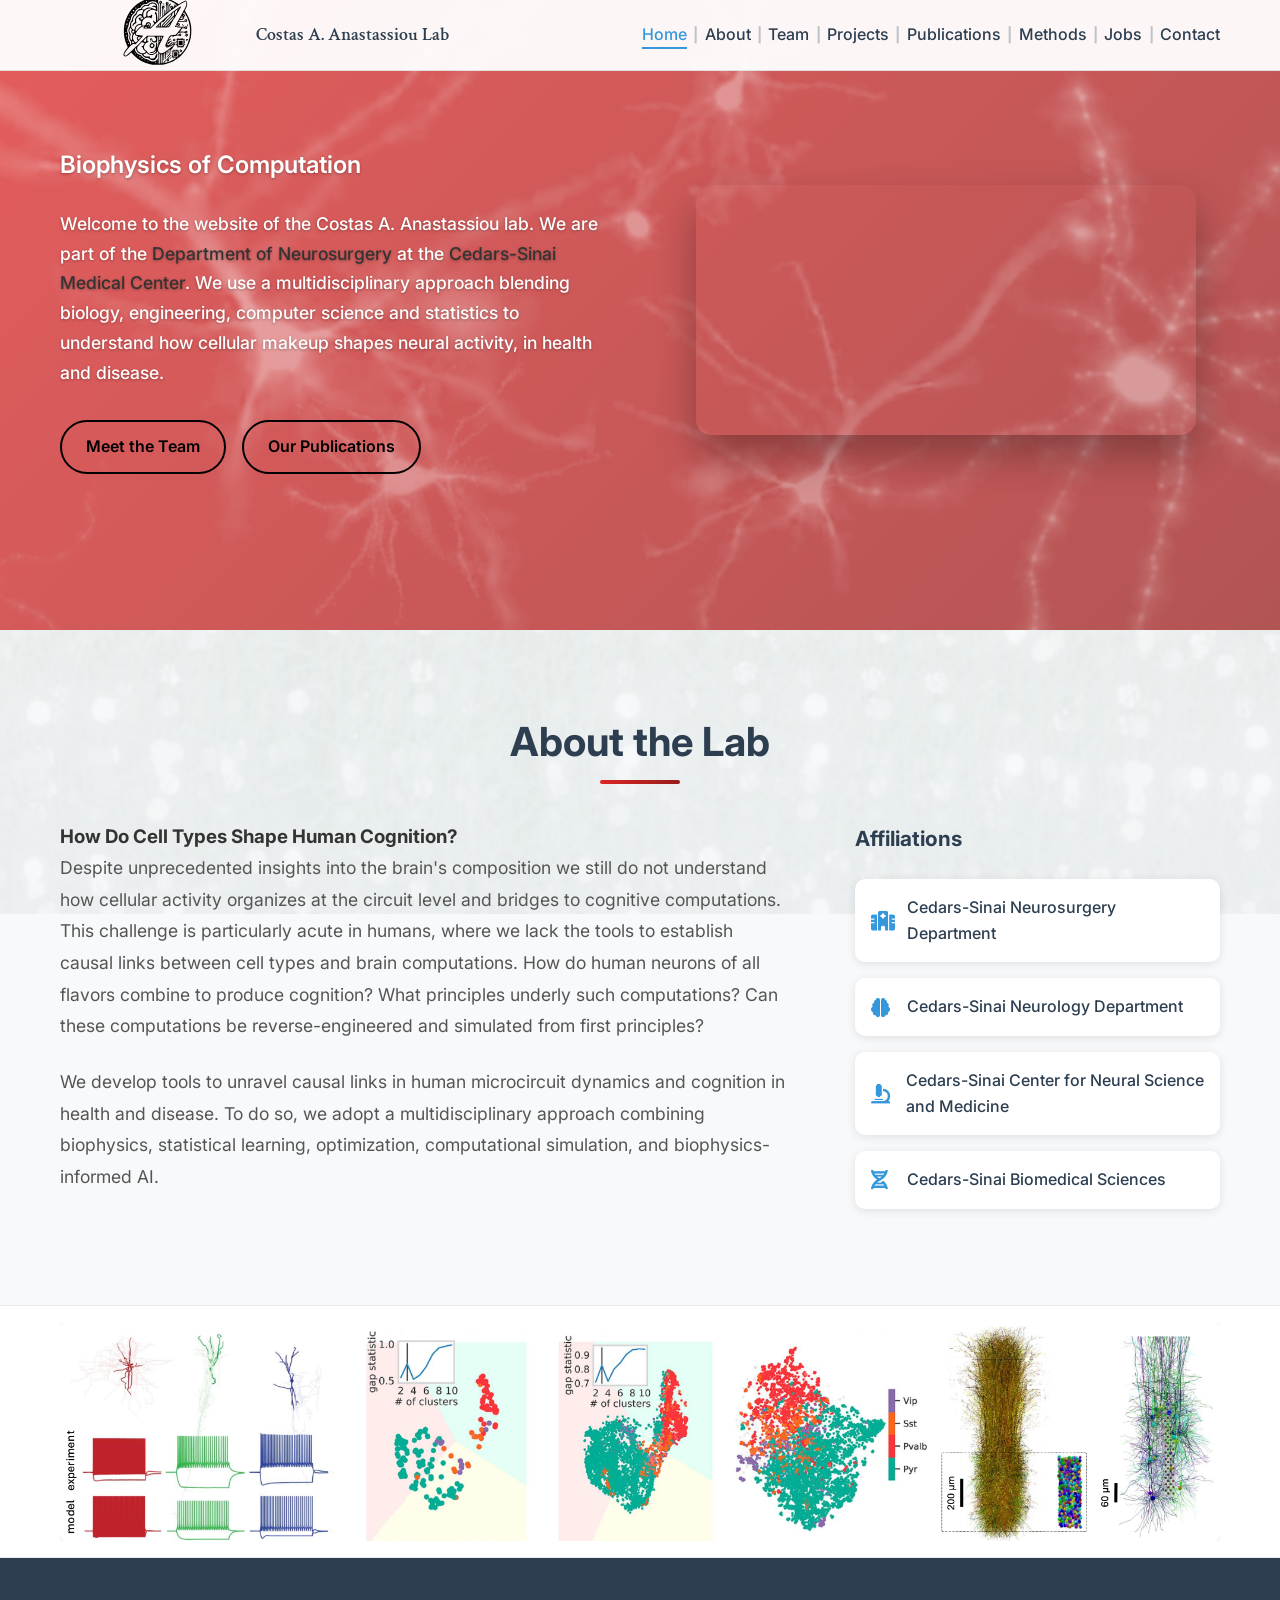
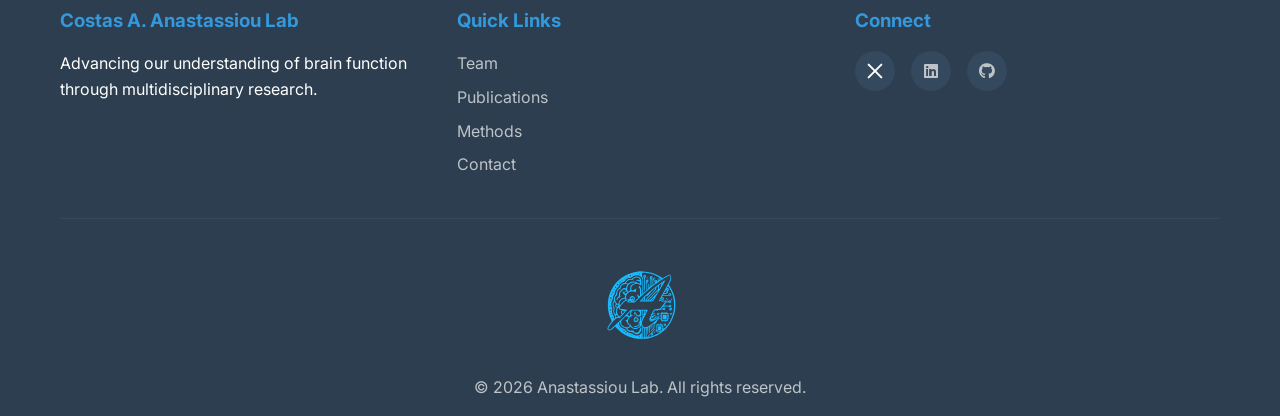
<file: index.html>
<!DOCTYPE html>
<html lang="en">
<head>
    <!-- Google tag (gtag.js) -->
    <script async src="https://www.googletagmanager.com/gtag/js?id=G-07PMZGM386"></script>
    <script>
    window.dataLayer = window.dataLayer || [];
    function gtag(){dataLayer.push(arguments);}
    gtag('js', new Date());

    gtag('config', 'G-07PMZGM386');
    </script>

    <meta charset="UTF-8">
    <meta name="viewport" content="width=device-width, initial-scale=1.0">
    <title>Anastassiou Lab — Biophysics of Computation | Cedars-Sinai</title>
    <link rel="icon" type="image/svg+xml" href="/images/logo/ateam_logo_ppt_v3_favicon.svg">
    <link rel="stylesheet" href="/styles.css?v=2.6">
    <link href="https://fonts.googleapis.com/css2?family=Inter:wght@300;400;500;600;700&family=Crimson+Text:wght@400;600;700&display=swap" rel="stylesheet">
    <link rel="stylesheet" href="https://cdnjs.cloudflare.com/ajax/libs/font-awesome/6.0.0/css/all.min.css">

    <!-- SEO Meta Tags -->
    <meta name="description" content="Anastassiou Lab at Cedars-Sinai Medical Center — multidisciplinary research in computational neuroscience, biophysics of neural circuits, human brain modeling, and neuroAI. Led by Costas A. Anastassiou.">
    <meta name="keywords" content="computational neuroscience, biophysics, neural circuits, human brain, Neuropixels, brain stimulation, spiking neural networks, Cedars-Sinai, Caltech, neuroAI">
    <meta name="author" content="Costas A. Anastassiou Lab">
    <meta name="robots" content="index, follow">
    <link rel="canonical" href="https://anastassioulab.org/">

    <!-- Open Graph -->
    <meta property="og:title" content="Anastassiou Lab — Biophysics of Computation">
    <meta property="og:description" content="Multidisciplinary research in computational neuroscience, human brain modeling, and neuroAI at Cedars-Sinai Medical Center.">
    <meta property="og:image" content="https://anastassioulab.org/images/banner/banner_detail.png">
    <meta property="og:url" content="https://anastassioulab.org/">
    <meta property="og:type" content="website">
    <meta property="og:site_name" content="Anastassiou Lab">

    <!-- Twitter/X Card -->
    <meta name="twitter:card" content="summary_large_image">
    <meta name="twitter:title" content="Anastassiou Lab — Biophysics of Computation">
    <meta name="twitter:description" content="Computational neuroscience, human brain modeling, and neuroAI at Cedars-Sinai.">
    <meta name="twitter:image" content="https://anastassioulab.org/images/banner/banner_detail.png">

    <!-- JSON-LD Structured Data -->
    <script type="application/ld+json">
    {
      "@context": "https://schema.org",
      "@type": "ResearchOrganization",
      "name": "Anastassiou Lab",
      "alternateName": "Costas A. Anastassiou Lab",
      "url": "https://anastassioulab.org",
      "logo": "https://anastassioulab.org/images/logo/ateam_logo_ppt_v3.svg",
      "description": "Multidisciplinary research lab studying biophysics of computation, neural circuits, and human brain modeling.",
      "parentOrganization": {
        "@type": "Organization",
        "name": "Cedars-Sinai Medical Center",
        "url": "https://www.cedars-sinai.org"
      },
      "member": {
        "@type": "Person",
        "name": "Costas A. Anastassiou",
        "jobTitle": "Associate Professor of Neurosurgery, Biomedical Sciences, and Neurology",
        "url": "https://researchers.cedars-sinai.edu/Costas.Anastassiou",
        "sameAs": [
          "https://scholar.google.com/citations?user=FlAvpWkAAAAJ",
          "https://orcid.org/0000-0002-6793-0611",
          "https://www.linkedin.com/in/costas-anastassiou-1824945/",
          "https://www.cms.caltech.edu/people/costas-a-anastassiou"
        ]
      },
      "address": {
        "@type": "PostalAddress",
        "streetAddress": "127 S San Vicente Blvd, Office A9313",
        "addressLocality": "Los Angeles",
        "addressRegion": "CA",
        "postalCode": "90048",
        "addressCountry": "US"
      },
      "contactPoint": {
        "@type": "ContactPoint",
        "email": "costas.anastassiou@csmc.edu",
        "telephone": "+1-424-315-2698",
        "contactType": "general"
      }
    }
    </script>
</head>
<body>
    <!-- Navigation -->
    <nav class="navbar">
        <div class="nav-container">
            <div class="nav-logo">
                <a href="/">
                    <img src="/images/logo/ateam_logo_ppt_v3.svg" alt="Lab Crest" class="nav-logo-img">
                </a>
                <h2>Costas A. Anastassiou Lab</h2>
            </div>
            <ul class="nav-menu">
                <li><a href="/">Home</a></li>
                <li class="nav-divider">|</li>
                <li><a href="/#about">About</a></li>
                <li class="nav-divider">|</li>
                <li><a href="/team/">Team</a></li>
                <li class="nav-divider">|</li>
                <li><a href="/projects/">Projects</a></li>
                <li class="nav-divider">|</li>
                <li><a href="/publications/">Publications</a></li>
                <li class="nav-divider">|</li>
                <li><a href="/methods/">Methods</a></li>
                <li class="nav-divider">|</li>
                <li><a href="/jobs/">Jobs</a></li>
                <li class="nav-divider">|</li>
                <li><a href="/contact/">Contact</a></li>
            </ul>
            <div class="hamburger" onclick="this.classList.toggle('active');document.querySelector('.nav-menu').classList.toggle('active');">
                <span></span>
                <span></span>
                <span></span>
            </div>
        </div>
    </nav>

    <!-- Hero Section -->
    <section id="home" class="hero">
        <div class="hero-container">
            <div class="hero-content">
                <p class="hero-subtitle">Biophysics of Computation</p>
                <p class="hero-description">
                    Welcome to the website of the Costas A. Anastassiou lab. We are part of the <a href="https://www.cedars-sinai.edu/health-sciences-university/research/departments-institutes/neurosurgery.html" target="_blank">Department of Neurosurgery</a> at the <a href="https://www.cedars-sinai.org/home.html" target="_blank">Cedars-Sinai Medical Center</a>.

                    We use a multidisciplinary approach blending biology, engineering, computer science and statistics
                    to understand how cellular makeup shapes neural activity, in health and disease.
                </p>
                <div class="hero-buttons">
                    <a href="/team/" class="btn btn-primary">Meet the Team</a>
                    <a href="/publications/" class="btn btn-secondary">Our Publications</a>
                </div>
            </div>
            <div class="hero-visual">
                <div class="animation-container">
                    <video class="hero-animation" autoplay muted loop playsinline>
                        <source src="/animation.mp4" type="video/mp4">
                        Your browser does not support the video tag.
                    </video>
                    <div class="animation-overlay">
                        <div class="play-button">
                            <i class="fas fa-play"></i>
                        </div>
                    </div>
                </div>
            </div>

        </div>
    </section>

    <!-- About Section -->
    <section id="about" class="about">
        <div class="container">
            <h2 class="section-title">About the Lab</h2>
            <div class="about-content">
                <div class="about-text">
                    <h3>How Do Cell Types Shape Human Cognition?</h3>
                    <p>
                        Despite unprecedented insights into the brain's composition we still do not understand how cellular activity organizes at the circuit level and bridges to cognitive computations. This challenge is particularly acute in humans, where we lack the tools to establish causal links between cell types and brain computations. How do human neurons of all flavors combine to produce cognition? What principles underly such computations? Can these computations be reverse-engineered and simulated from first principles?
                    </p>
                    <p>
                        We develop tools to unravel causal links in human microcircuit dynamics and cognition in health and disease. To do so, we adopt a multidisciplinary approach combining biophysics, statistical learning, optimization, computational simulation, and biophysics-informed AI.
                    </p>
                </div>
                <div class="affiliations">
                    <h3>Affiliations</h3>
                    <ul>
                        <li>
                            <i class="fas fa-hospital"></i>
                            <a href="https://www.cedars-sinai.org/locations/neurosurgery-102.html" target="_blank">
                                Cedars-Sinai Neurosurgery Department
                            </a>
                        </li>
                        <li>
                            <i class="fas fa-brain"></i>
                            <a href="https://www.cedars-sinai.org/locations/neurology-280.html" target="_blank">
                                Cedars-Sinai Neurology Department
                            </a>
                        </li>
                        <li>
                            <i class="fas fa-microscope"></i>
                            <a href="https://www.cedars-sinai.edu/health-sciences-university/research/departments-institutes/biomedical-sciences/neural-science.html" target="_blank">
                                Cedars-Sinai Center for Neural Science and Medicine
                            </a>
                        </li>
                        <li>
                            <i class="fas fa-dna"></i>
                            <a href="https://www.cedars-sinai.edu/health-sciences-university/research/departments-institutes/biomedical-sciences.html" target="_blank">
                                Cedars-Sinai Biomedical Sciences
                            </a>
                        </li>
                    </ul>
                </div>
            </div>
        </div>
    </section>

    <!-- Research Highlights Banner -->
    <section class="research-banner">
        <div class="container">
            <div class="banner-figures">
                <img src="/images/banner/banner_detail.png" alt="Research Highlights from Anastassiou Lab Publications" class="banner-image">
            </div>
        </div>
    </section>

    <!-- Footer -->
    <footer class="footer">
        <div class="container">
            <div class="footer-content">
                <div class="footer-section">
                    <h3>Costas A. Anastassiou Lab</h3>
                    <p>Advancing our understanding of brain function through multidisciplinary research.</p>
                </div>
                <div class="footer-section">
                    <h3>Quick Links</h3>
                    <ul>
                        <li><a href="/team/">Team</a></li>
                        <li><a href="/publications/">Publications</a></li>
                        <li><a href="/methods/">Methods</a></li>
                        <li><a href="/contact/">Contact</a></li>
                    </ul>
                </div>
                <div class="footer-section">
                    <h3>Connect</h3>
                    <div class="social-links">
                        <a href="https://x.com/anastassiou_lab" target="_blank" class="x-link"></a>
                        <a href="https://www.linkedin.com/in/costas-anastassiou-1824945/" target="_blank"><i class="fab fa-linkedin"></i></a>
                        <a href="https://github.com/anastassiou-team" target="_blank"><i class="fab fa-github"></i></a>
                    </div>
                </div>
            </div>
            <div class="footer-bottom">
                <div class="footer-logo">
                    <img src="/images/logo/ateam_logo_ppt_v3.svg" alt="Anastassiou Lab" class="footer-logo-img">
                </div>
                <p>&copy; 2026 Anastassiou Lab. All rights reserved.</p>
            </div>
        </div>
    </footer>

    <script src="/script.js?v=2.8"></script>
</body>
</html>
</file>
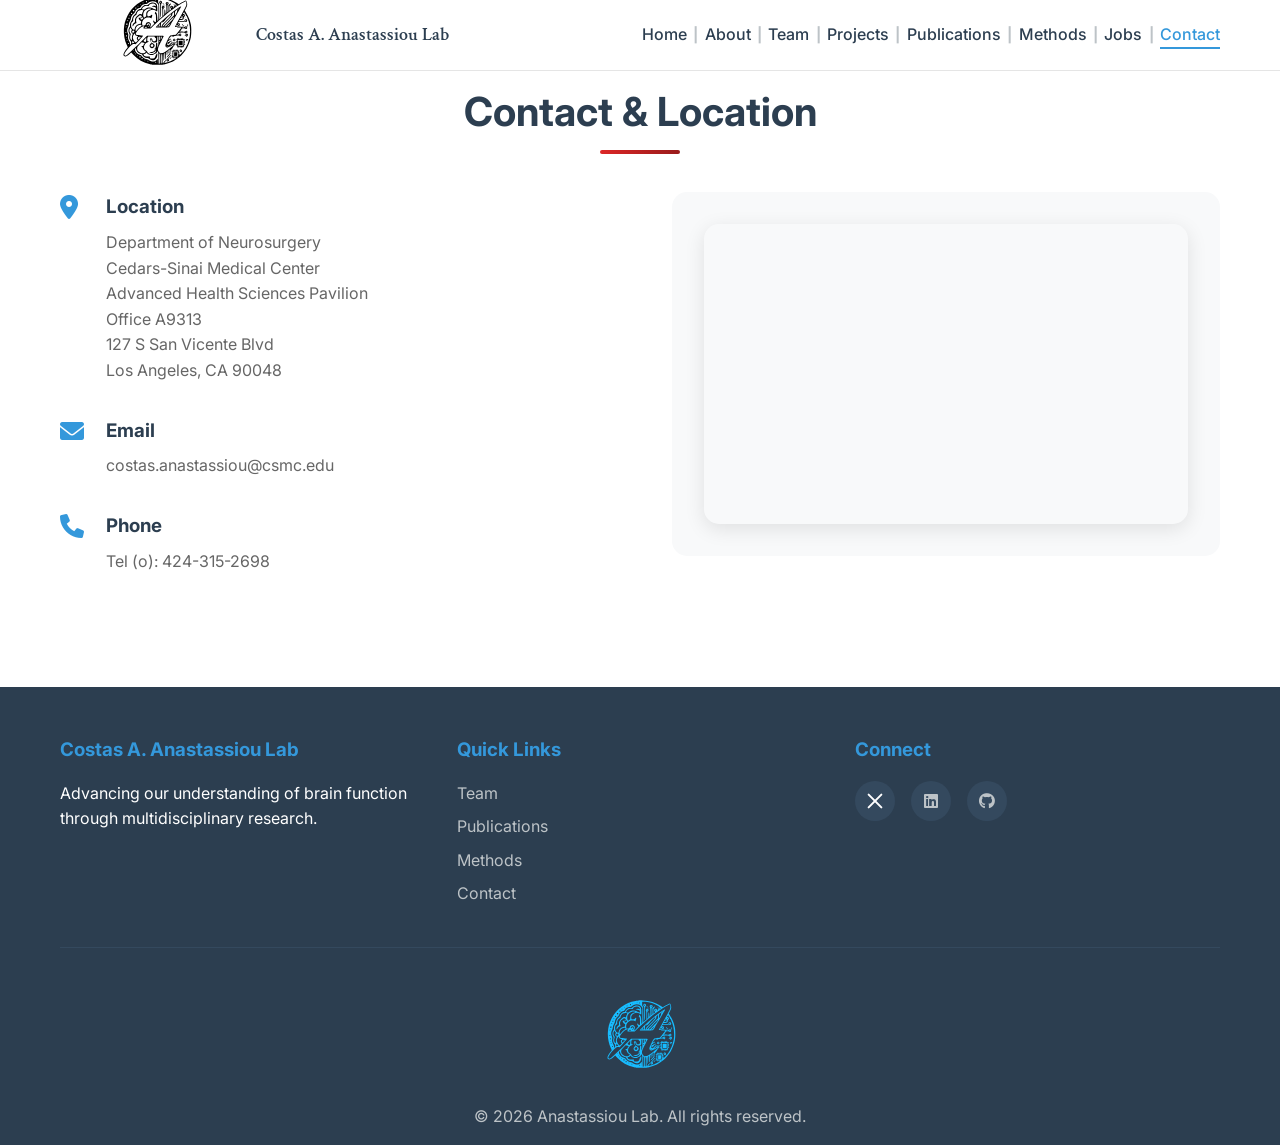
<file: contact/index.html>
<!DOCTYPE html>
<html lang="en">
<head>
    <!-- Google tag (gtag.js) -->
    <script async src="https://www.googletagmanager.com/gtag/js?id=G-07PMZGM386"></script>
    <script>
    window.dataLayer = window.dataLayer || [];
    function gtag(){dataLayer.push(arguments);}
    gtag('js', new Date());

    gtag('config', 'G-07PMZGM386');
    </script>

    <meta charset="UTF-8">
    <meta name="viewport" content="width=device-width, initial-scale=1.0">
    <title>Contact | Anastassiou Lab — Cedars-Sinai</title>
    <link rel="icon" type="image/svg+xml" href="/images/logo/ateam_logo_ppt_v3_favicon.svg">
    <link rel="stylesheet" href="/styles.css?v=2.6">
    <link href="https://fonts.googleapis.com/css2?family=Inter:wght@300;400;500;600;700&family=Crimson+Text:wght@400;600;700&display=swap" rel="stylesheet">
    <link rel="stylesheet" href="https://cdnjs.cloudflare.com/ajax/libs/font-awesome/6.0.0/css/all.min.css">

    <!-- SEO Meta Tags -->
    <meta name="description" content="Contact the Anastassiou Lab at Cedars-Sinai Medical Center, Los Angeles. Office A9313, Advanced Health Sciences Pavilion, 127 S San Vicente Blvd.">
    <meta name="keywords" content="computational neuroscience, biophysics, neural circuits, human brain, Neuropixels, brain stimulation, spiking neural networks, Cedars-Sinai, Caltech, neuroAI">
    <meta name="author" content="Costas A. Anastassiou Lab">
    <meta name="robots" content="index, follow">
    <link rel="canonical" href="https://anastassioulab.org/contact/">

    <!-- Open Graph -->
    <meta property="og:title" content="Contact — Anastassiou Lab">
    <meta property="og:description" content="Contact the Anastassiou Lab at Cedars-Sinai Medical Center, Los Angeles. Office A9313, Advanced Health Sciences Pavilion, 127 S San Vicente Blvd.">
    <meta property="og:image" content="https://anastassioulab.org/images/banner/banner_detail.png">
    <meta property="og:url" content="https://anastassioulab.org/contact/">
    <meta property="og:type" content="website">
    <meta property="og:site_name" content="Anastassiou Lab">

    <!-- Twitter/X Card -->
    <meta name="twitter:card" content="summary_large_image">
    <meta name="twitter:title" content="Contact — Anastassiou Lab">
    <meta name="twitter:description" content="Contact the Anastassiou Lab at Cedars-Sinai Medical Center, Los Angeles. Office A9313, Advanced Health Sciences Pavilion, 127 S San Vicente Blvd.">
    <meta name="twitter:image" content="https://anastassioulab.org/images/banner/banner_detail.png">
</head>
<body>
    <nav class="navbar">
        <div class="nav-container">
            <div class="nav-logo">
                <a href="/">
                    <img src="/images/logo/ateam_logo_ppt_v3.svg" alt="Lab Crest" class="nav-logo-img">
                </a>
                <h2>Costas A. Anastassiou Lab</h2>
            </div>
            <ul class="nav-menu">
                <li><a href="/">Home</a></li>
                <li class="nav-divider">|</li>
                <li><a href="/#about">About</a></li>
                <li class="nav-divider">|</li>
                <li><a href="/team/">Team</a></li>
                <li class="nav-divider">|</li>
                <li><a href="/projects/">Projects</a></li>
                <li class="nav-divider">|</li>
                <li><a href="/publications/">Publications</a></li>
                <li class="nav-divider">|</li>
                <li><a href="/methods/">Methods</a></li>
                <li class="nav-divider">|</li>
                <li><a href="/jobs/">Jobs</a></li>
                <li class="nav-divider">|</li>
                <li><a href="/contact/">Contact</a></li>
            </ul>
            <div class="hamburger" onclick="this.classList.toggle('active');document.querySelector('.nav-menu').classList.toggle('active');">
                <span></span>
                <span></span>
                <span></span>
            </div>
        </div>
    </nav>

    <!-- Contact Section -->
    <section id="contact" class="contact">
        <div class="container">
            <h2 class="section-title">Contact & Location</h2>
            <div class="contact-content">
                <div class="contact-info">
                    <div class="contact-item">
                        <i class="fas fa-map-marker-alt"></i>
                        <div>
                            <h3>Location</h3>
                            <p>Department of Neurosurgery<br>
                            Cedars-Sinai Medical Center<br>
                            Advanced Health Sciences Pavilion<br>
                            Office A9313<br>
                            127 S San Vicente Blvd<br>
                            Los Angeles, CA 90048</p>
                        </div>
                    </div>
                    <div class="contact-item">
                        <i class="fas fa-envelope"></i>
                        <div>
                            <h3>Email</h3>
                            <p>costas.anastassiou@csmc.edu</p>
                        </div>
                    </div>
                    <div class="contact-item">
                        <i class="fas fa-phone"></i>
                        <div>
                            <h3>Phone</h3>
                            <p>Tel (o): 424-315-2698</p>
                        </div>
                    </div>
                </div>
                <div class="contact-map">
                    <iframe
                        src="https://www.google.com/maps/embed?pb=!1m18!1m12!1m3!1d3304.799209386425!2d-118.38159382380802!3d34.07466111654532!2m3!1f0!2f0!3f0!3m2!1i1024!2i768!4f13.1!3m3!1m2!1s0x80c2bffebf668c33%3A0x2bf41987ac616078!2s127%20S%20San%20Vicente%20Blvd%2C%20Los%20Angeles%2C%20CA%2090048!5e0!3m2!1sen!2sus!4v1755125950973!5m2!1sen!2sus"
                        width="100%"
                        height="300"
                        style="border:0; border-radius: 15px;"
                        allowfullscreen=""
                        loading="lazy"
                        referrerpolicy="no-referrer-when-downgrade">
                    </iframe>
                </div>
            </div>
        </div>
    </section>

    <footer class="footer">
        <div class="container">
            <div class="footer-content">
                <div class="footer-section">
                    <h3>Costas A. Anastassiou Lab</h3>
                    <p>Advancing our understanding of brain function through multidisciplinary research.</p>
                </div>
                <div class="footer-section">
                    <h3>Quick Links</h3>
                    <ul>
                        <li><a href="/team/">Team</a></li>
                        <li><a href="/publications/">Publications</a></li>
                        <li><a href="/methods/">Methods</a></li>
                        <li><a href="/contact/">Contact</a></li>
                    </ul>
                </div>
                <div class="footer-section">
                    <h3>Connect</h3>
                    <div class="social-links">
                        <a href="https://x.com/anastassiou_lab" target="_blank" class="x-link"></a>
                        <a href="https://www.linkedin.com/in/costas-anastassiou-1824945/" target="_blank"><i class="fab fa-linkedin"></i></a>
                        <a href="https://github.com/anastassiou-team" target="_blank"><i class="fab fa-github"></i></a>
                    </div>
                </div>
            </div>
            <div class="footer-bottom">
                <div class="footer-logo">
                    <img src="/images/logo/ateam_logo_ppt_v3.svg" alt="Anastassiou Lab" class="footer-logo-img">
                </div>
                <p>&copy; 2026 Anastassiou Lab. All rights reserved.</p>
            </div>
        </div>
    </footer>

    <script src="/script.js?v=2.8"></script>
</body>
</html>
</file>
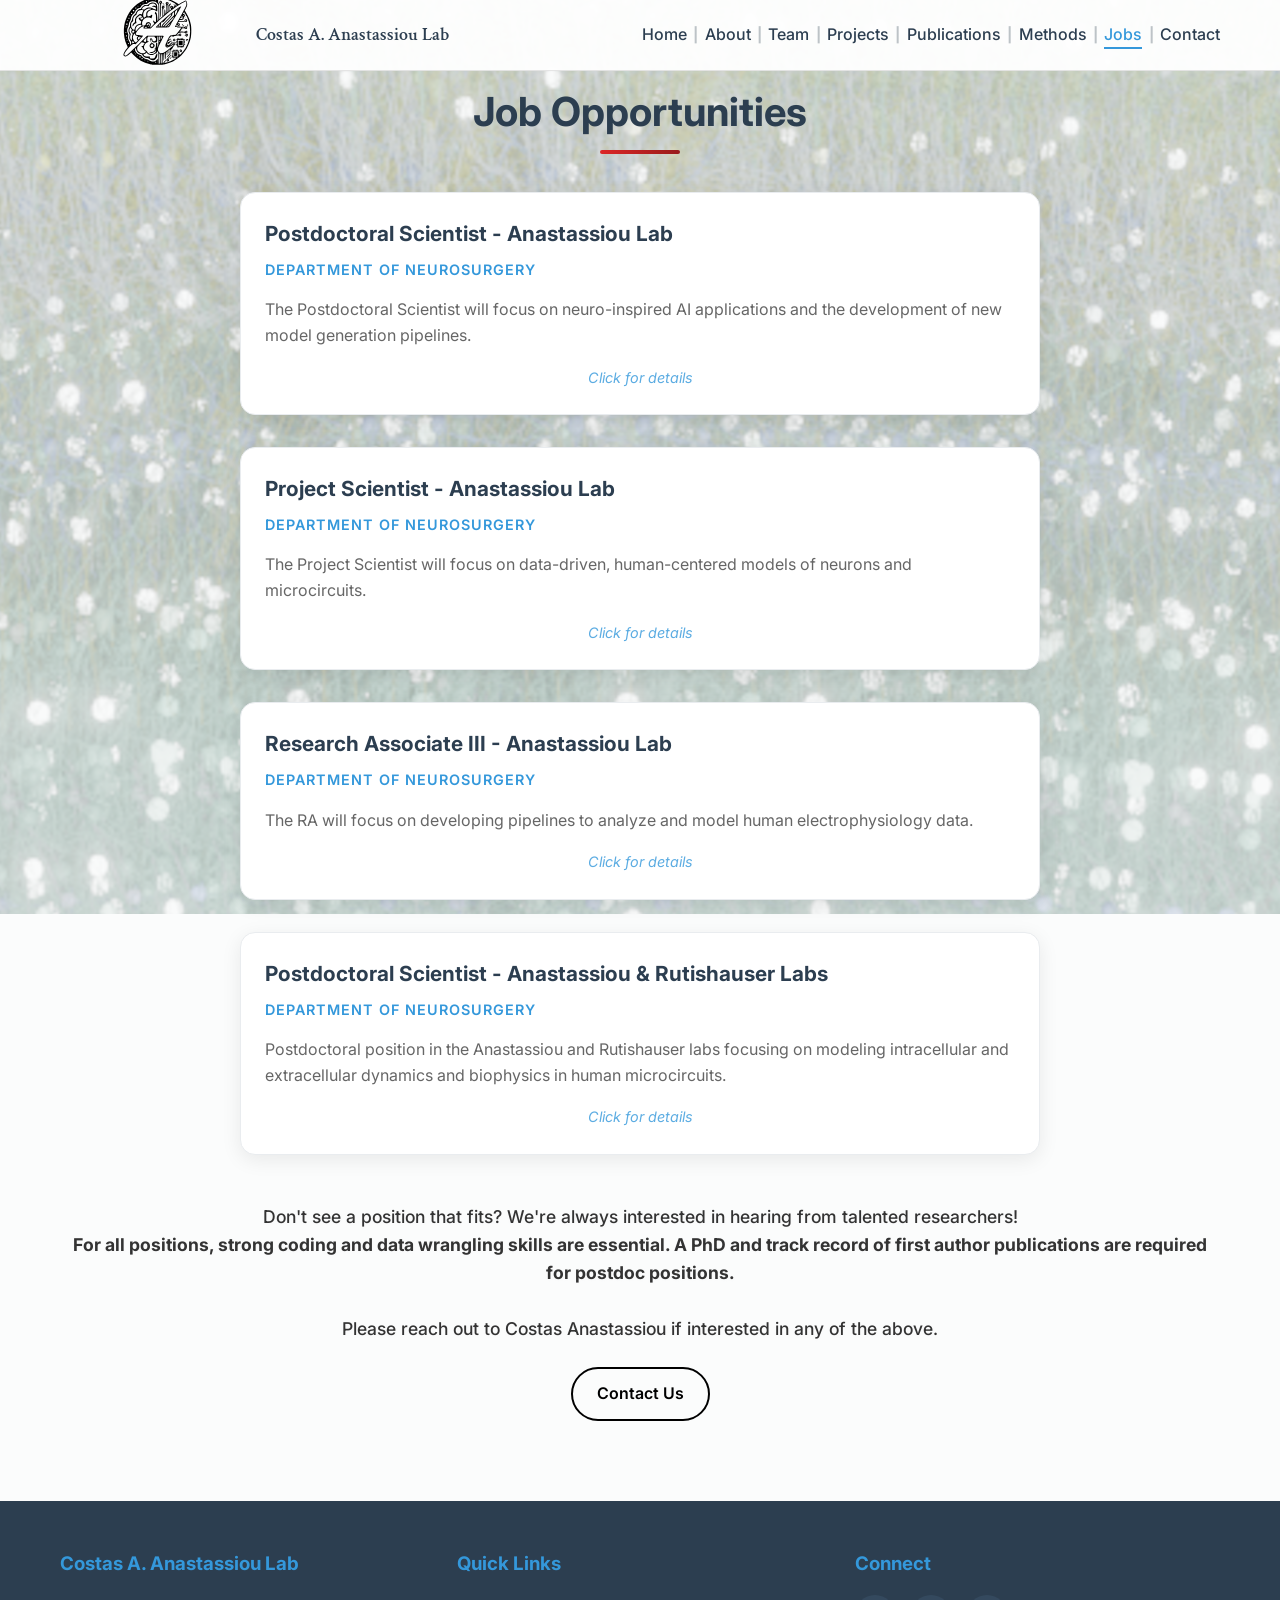
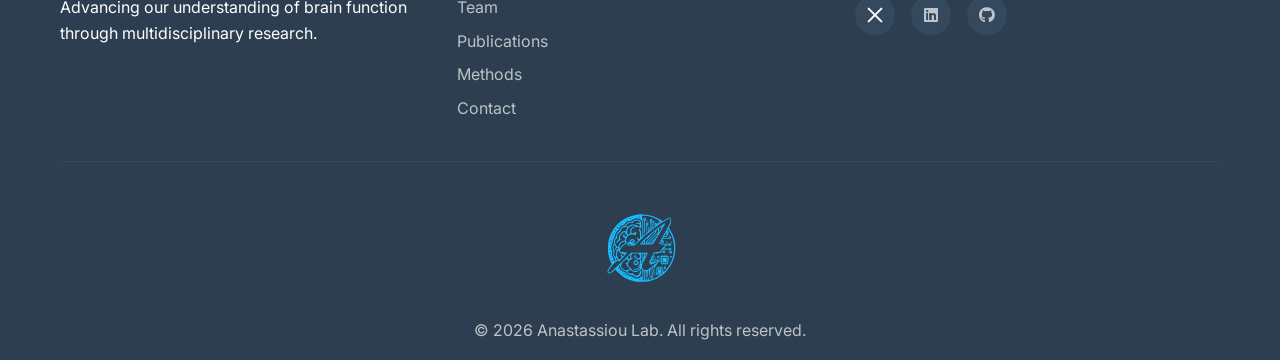
<file: jobs/index.html>
<!DOCTYPE html>
<html lang="en">
<head>
    <!-- Google tag (gtag.js) -->
    <script async src="https://www.googletagmanager.com/gtag/js?id=G-07PMZGM386"></script>
    <script>
    window.dataLayer = window.dataLayer || [];
    function gtag(){dataLayer.push(arguments);}
    gtag('js', new Date());

    gtag('config', 'G-07PMZGM386');
    </script>

    <meta charset="UTF-8">
    <meta name="viewport" content="width=device-width, initial-scale=1.0">
    <title>Open Positions | Anastassiou Lab — Cedars-Sinai</title>
    <link rel="icon" type="image/svg+xml" href="/images/logo/ateam_logo_ppt_v3_favicon.svg">
    <link rel="stylesheet" href="/styles.css?v=2.6">
    <link href="https://fonts.googleapis.com/css2?family=Inter:wght@300;400;500;600;700&family=Crimson+Text:wght@400;600;700&display=swap" rel="stylesheet">
    <link rel="stylesheet" href="https://cdnjs.cloudflare.com/ajax/libs/font-awesome/6.0.0/css/all.min.css">

    <!-- SEO Meta Tags -->
    <meta name="description" content="Join the Anastassiou Lab at Cedars-Sinai Medical Center. Open positions for postdoctoral scientists, project scientists, and research associates in computational neuroscience.">
    <meta name="keywords" content="computational neuroscience, biophysics, neural circuits, human brain, Neuropixels, brain stimulation, spiking neural networks, Cedars-Sinai, Caltech, neuroAI">
    <meta name="author" content="Costas A. Anastassiou Lab">
    <meta name="robots" content="index, follow">
    <link rel="canonical" href="https://anastassioulab.org/jobs/">

    <!-- Open Graph -->
    <meta property="og:title" content="Open Positions — Anastassiou Lab">
    <meta property="og:description" content="Join the Anastassiou Lab at Cedars-Sinai Medical Center. Open positions for postdoctoral scientists, project scientists, and research associates in computational neuroscience.">
    <meta property="og:image" content="https://anastassioulab.org/images/banner/banner_detail.png">
    <meta property="og:url" content="https://anastassioulab.org/jobs/">
    <meta property="og:type" content="website">
    <meta property="og:site_name" content="Anastassiou Lab">

    <!-- Twitter/X Card -->
    <meta name="twitter:card" content="summary_large_image">
    <meta name="twitter:title" content="Open Positions — Anastassiou Lab">
    <meta name="twitter:description" content="Join the Anastassiou Lab at Cedars-Sinai Medical Center. Open positions for postdoctoral scientists, project scientists, and research associates in computational neuroscience.">
    <meta name="twitter:image" content="https://anastassioulab.org/images/banner/banner_detail.png">

    <!-- JobPosting Structured Data -->
    <script type="application/ld+json">
    [
      {
        "@context": "https://schema.org",
        "@type": "JobPosting",
        "title": "Postdoctoral Scientist - Anastassiou Lab",
        "description": "Focus on neuro-inspired AI applications and development of new model generation pipelines.",
        "hiringOrganization": { "@type": "Organization", "name": "Cedars-Sinai Medical Center", "sameAs": "https://www.cedars-sinai.org" },
        "jobLocation": { "@type": "Place", "address": { "@type": "PostalAddress", "addressLocality": "Los Angeles", "addressRegion": "CA", "addressCountry": "US" } },
        "employmentType": "FULL_TIME",
        "datePosted": "2026-01-01"
      },
      {
        "@context": "https://schema.org",
        "@type": "JobPosting",
        "title": "Project Scientist - Anastassiou Lab",
        "description": "Focus on data-driven, human-centered models of neurons and microcircuits.",
        "hiringOrganization": { "@type": "Organization", "name": "Cedars-Sinai Medical Center", "sameAs": "https://www.cedars-sinai.org" },
        "jobLocation": { "@type": "Place", "address": { "@type": "PostalAddress", "addressLocality": "Los Angeles", "addressRegion": "CA", "addressCountry": "US" } },
        "employmentType": "FULL_TIME",
        "datePosted": "2026-01-01"
      },
      {
        "@context": "https://schema.org",
        "@type": "JobPosting",
        "title": "Research Associate III - Anastassiou Lab",
        "description": "Developing pipelines to analyze and model human electrophysiology data.",
        "hiringOrganization": { "@type": "Organization", "name": "Cedars-Sinai Medical Center", "sameAs": "https://www.cedars-sinai.org" },
        "jobLocation": { "@type": "Place", "address": { "@type": "PostalAddress", "addressLocality": "Los Angeles", "addressRegion": "CA", "addressCountry": "US" } },
        "employmentType": "FULL_TIME",
        "datePosted": "2026-01-01"
      },
      {
        "@context": "https://schema.org",
        "@type": "JobPosting",
        "title": "Postdoctoral Scientist - Anastassiou & Rutishauser Labs",
        "description": "Modeling intracellular and extracellular dynamics and biophysics in human microcircuits.",
        "hiringOrganization": { "@type": "Organization", "name": "Cedars-Sinai Medical Center", "sameAs": "https://www.cedars-sinai.org" },
        "jobLocation": { "@type": "Place", "address": { "@type": "PostalAddress", "addressLocality": "Los Angeles", "addressRegion": "CA", "addressCountry": "US" } },
        "employmentType": "FULL_TIME",
        "datePosted": "2026-01-01"
      }
    ]
    </script>
</head>
<body>
    <nav class="navbar">
        <div class="nav-container">
            <div class="nav-logo">
                <a href="/">
                    <img src="/images/logo/ateam_logo_ppt_v3.svg" alt="Lab Crest" class="nav-logo-img">
                </a>
                <h2>Costas A. Anastassiou Lab</h2>
            </div>
            <ul class="nav-menu">
                <li><a href="/">Home</a></li>
                <li class="nav-divider">|</li>
                <li><a href="/#about">About</a></li>
                <li class="nav-divider">|</li>
                <li><a href="/team/">Team</a></li>
                <li class="nav-divider">|</li>
                <li><a href="/projects/">Projects</a></li>
                <li class="nav-divider">|</li>
                <li><a href="/publications/">Publications</a></li>
                <li class="nav-divider">|</li>
                <li><a href="/methods/">Methods</a></li>
                <li class="nav-divider">|</li>
                <li><a href="/jobs/">Jobs</a></li>
                <li class="nav-divider">|</li>
                <li><a href="/contact/">Contact</a></li>
            </ul>
            <div class="hamburger" onclick="this.classList.toggle('active');document.querySelector('.nav-menu').classList.toggle('active');">
                <span></span>
                <span></span>
                <span></span>
            </div>
        </div>
    </nav>

    <!-- Jobs Section -->
    <section id="jobs" class="jobs">
        <div class="container">
            <h2 class="section-title">Job Opportunities</h2>
            <div class="jobs-content">

                <div class="jobs-grid">
                    <div class="job-card" data-job="postdoc-anastassiou">
                        <h3>Postdoctoral Scientist - Anastassiou Lab</h3>
                        <p class="job-type">Department of Neurosurgery</p>
                        <p class="job-description">The Postdoctoral Scientist will focus on neuro-inspired AI applications and the development of new model generation pipelines.</p>
                        <div class="job-cta">
                            <span class="click-hint">Click for details</span>
                        </div>
                    </div>

                    <div class="job-card" data-job="project-scientist">
                        <h3>Project Scientist - Anastassiou Lab</h3>
                        <p class="job-type">Department of Neurosurgery</p>
                        <p class="job-description">The Project Scientist will focus on data-driven, human-centered models of neurons and microcircuits.</p>
                        <div class="job-cta">
                            <span class="click-hint">Click for details</span>
                        </div>
                    </div>

                    <div class="job-card" data-job="research-associate">
                        <h3>Research Associate III - Anastassiou Lab</h3>
                        <p class="job-type">Department of Neurosurgery</p>
                        <p class="job-description">The RA will focus on developing pipelines to analyze and model human electrophysiology data.</p>
                        <div class="job-cta">
                            <span class="click-hint">Click for details</span>
                        </div>
                    </div>

                    <div class="job-card" data-job="postdoc-rutishauser">
                        <h3>Postdoctoral Scientist - Anastassiou & Rutishauser Labs</h3>
                        <p class="job-type">Department of Neurosurgery</p>
                        <p class="job-description">Postdoctoral position in the Anastassiou and Rutishauser labs focusing on modeling intracellular and extracellular dynamics and biophysics in human microcircuits.</p>
                        <div class="job-cta">
                            <span class="click-hint">Click for details</span>
                        </div>
                    </div>
                </div>
                <div class="jobs-cta">
                    <p>Don't see a position that fits? We're always interested in hearing from talented researchers!<br>
                    <strong>For all positions, strong coding and data wrangling skills are essential. A PhD and track record of first author publications are required for postdoc positions.</strong><br><br>
                    Please reach out to Costas Anastassiou if interested in any of the above.</p>
                    <a href="mailto:costas.anastassiou@csmc.edu?subject=General Job Inquiry" class="btn btn-secondary">Contact Us</a>
                </div>
            </div>
        </div>
    </section>

    <!-- Job Modal -->
    <div id="jobModal" class="modal">
        <div class="modal-content">
            <span class="close">&times;</span>
            <div id="jobModalContent"></div>
        </div>
    </div>

    <footer class="footer">
        <div class="container">
            <div class="footer-content">
                <div class="footer-section">
                    <h3>Costas A. Anastassiou Lab</h3>
                    <p>Advancing our understanding of brain function through multidisciplinary research.</p>
                </div>
                <div class="footer-section">
                    <h3>Quick Links</h3>
                    <ul>
                        <li><a href="/team/">Team</a></li>
                        <li><a href="/publications/">Publications</a></li>
                        <li><a href="/methods/">Methods</a></li>
                        <li><a href="/contact/">Contact</a></li>
                    </ul>
                </div>
                <div class="footer-section">
                    <h3>Connect</h3>
                    <div class="social-links">
                        <a href="https://x.com/anastassiou_lab" target="_blank" class="x-link"></a>
                        <a href="https://www.linkedin.com/in/costas-anastassiou-1824945/" target="_blank"><i class="fab fa-linkedin"></i></a>
                        <a href="https://github.com/anastassiou-team" target="_blank"><i class="fab fa-github"></i></a>
                    </div>
                </div>
            </div>
            <div class="footer-bottom">
                <div class="footer-logo">
                    <img src="/images/logo/ateam_logo_ppt_v3.svg" alt="Anastassiou Lab" class="footer-logo-img">
                </div>
                <p>&copy; 2026 Anastassiou Lab. All rights reserved.</p>
            </div>
        </div>
    </footer>

    <script src="/script.js?v=2.8"></script>
</body>
</html>
</file>
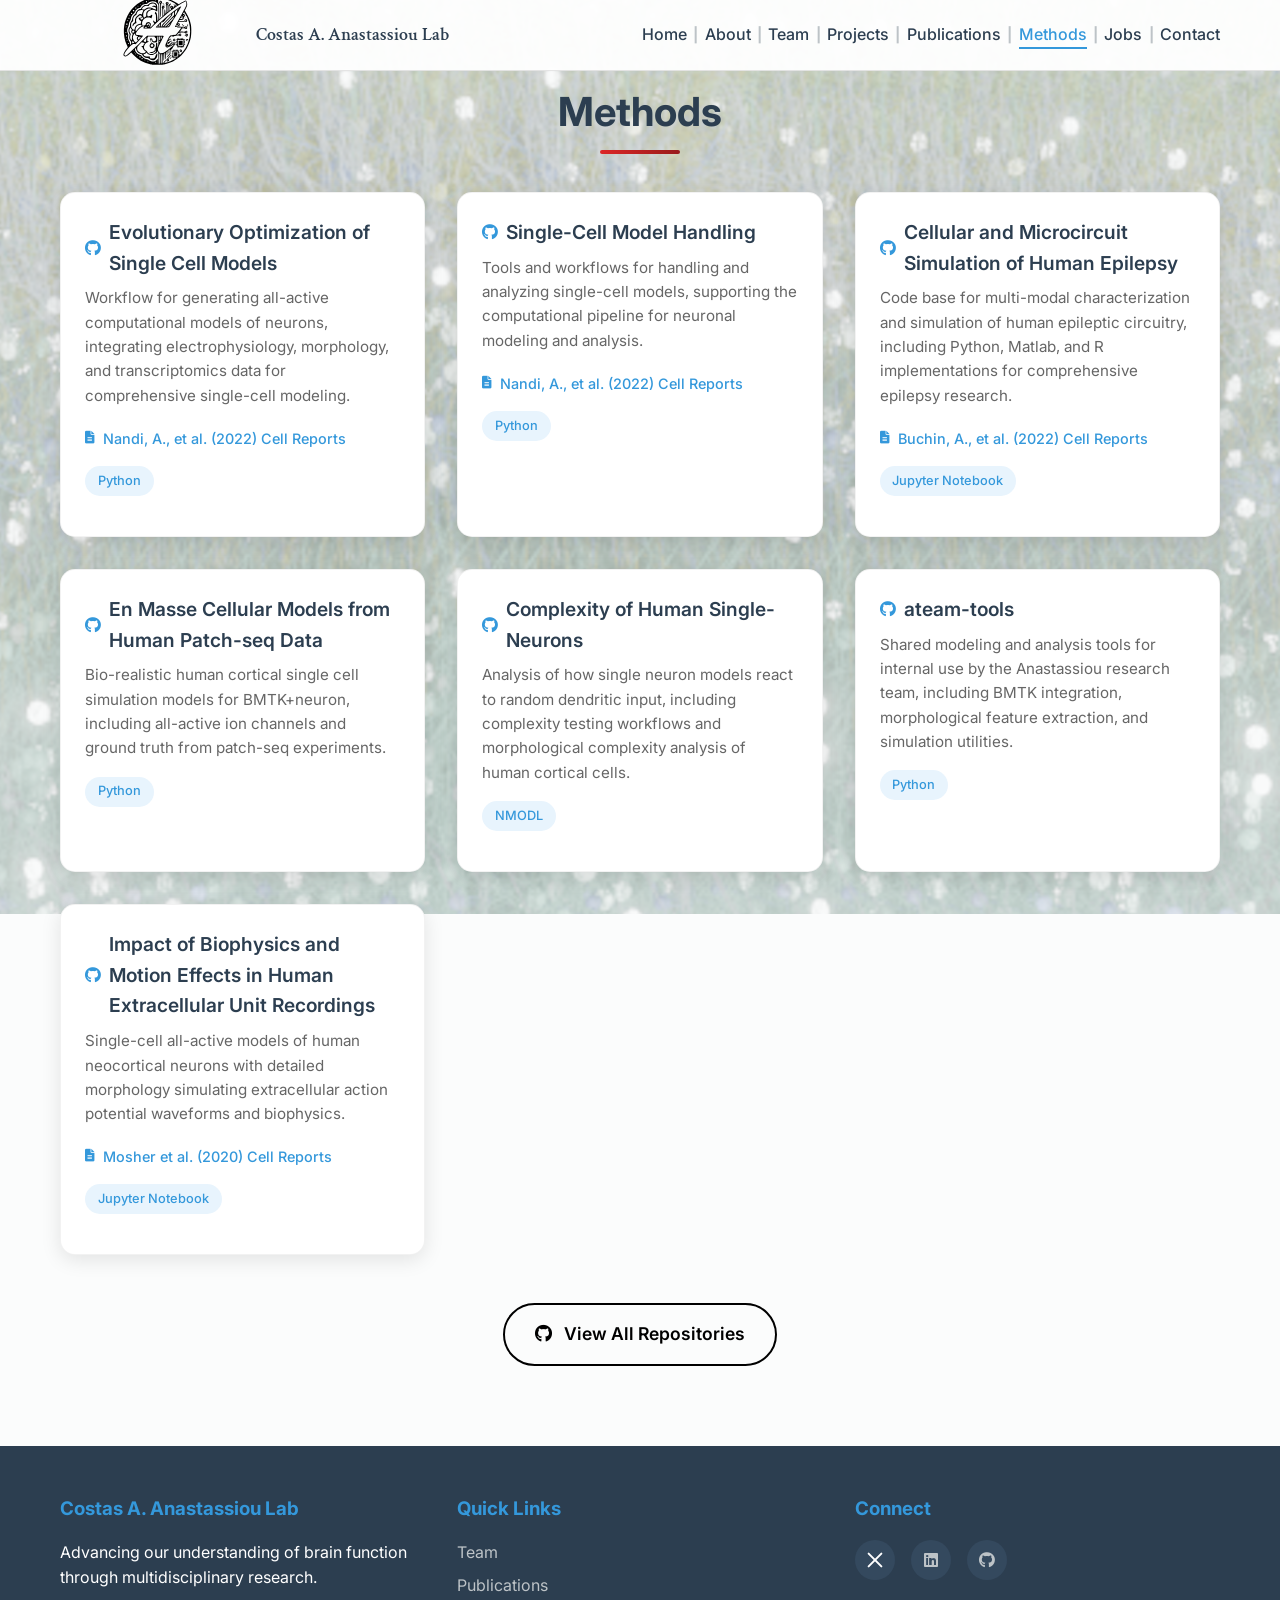
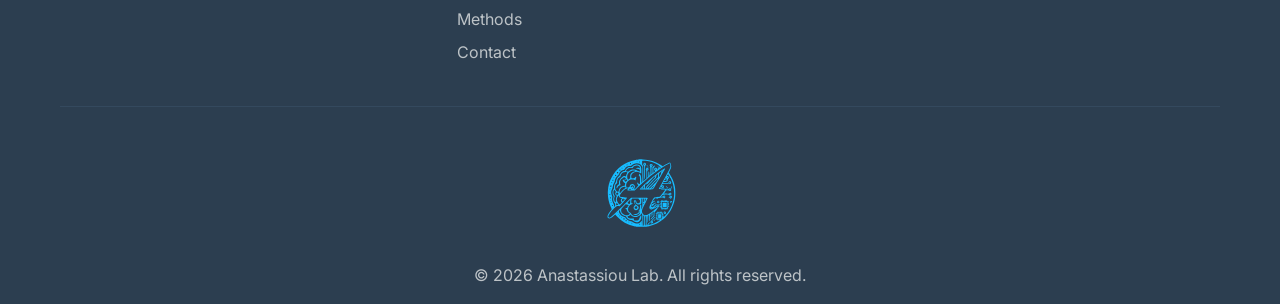
<file: methods/index.html>
<!DOCTYPE html>
<html lang="en">
<head>
    <!-- Google tag (gtag.js) -->
    <script async src="https://www.googletagmanager.com/gtag/js?id=G-07PMZGM386"></script>
    <script>
    window.dataLayer = window.dataLayer || [];
    function gtag(){dataLayer.push(arguments);}
    gtag('js', new Date());

    gtag('config', 'G-07PMZGM386');
    </script>

    <meta charset="UTF-8">
    <meta name="viewport" content="width=device-width, initial-scale=1.0">
    <title>Methods & Code | Anastassiou Lab</title>
    <link rel="icon" type="image/svg+xml" href="/images/logo/ateam_logo_ppt_v3_favicon.svg">
    <link rel="stylesheet" href="/styles.css?v=2.6">
    <link href="https://fonts.googleapis.com/css2?family=Inter:wght@300;400;500;600;700&family=Crimson+Text:wght@400;600;700&display=swap" rel="stylesheet">
    <link rel="stylesheet" href="https://cdnjs.cloudflare.com/ajax/libs/font-awesome/6.0.0/css/all.min.css">

    <!-- SEO Meta Tags -->
    <meta name="description" content="Open-source computational neuroscience tools from the Anastassiou Lab: neuron modeling workflows, epilepsy simulation, and analysis code on GitHub.">
    <meta name="keywords" content="computational neuroscience, biophysics, neural circuits, human brain, Neuropixels, brain stimulation, spiking neural networks, Cedars-Sinai, Caltech, neuroAI">
    <meta name="author" content="Costas A. Anastassiou Lab">
    <meta name="robots" content="index, follow">
    <link rel="canonical" href="https://anastassioulab.org/methods/">

    <!-- Open Graph -->
    <meta property="og:title" content="Methods & Code — Anastassiou Lab">
    <meta property="og:description" content="Open-source computational neuroscience tools from the Anastassiou Lab: neuron modeling workflows, epilepsy simulation, and analysis code on GitHub.">
    <meta property="og:image" content="https://anastassioulab.org/images/banner/banner_detail.png">
    <meta property="og:url" content="https://anastassioulab.org/methods/">
    <meta property="og:type" content="website">
    <meta property="og:site_name" content="Anastassiou Lab">

    <!-- Twitter/X Card -->
    <meta name="twitter:card" content="summary_large_image">
    <meta name="twitter:title" content="Methods & Code — Anastassiou Lab">
    <meta name="twitter:description" content="Open-source computational neuroscience tools from the Anastassiou Lab: neuron modeling workflows, epilepsy simulation, and analysis code on GitHub.">
    <meta name="twitter:image" content="https://anastassioulab.org/images/banner/banner_detail.png">
</head>
<body>
    <nav class="navbar">
        <div class="nav-container">
            <div class="nav-logo">
                <a href="/">
                    <img src="/images/logo/ateam_logo_ppt_v3.svg" alt="Lab Crest" class="nav-logo-img">
                </a>
                <h2>Costas A. Anastassiou Lab</h2>
            </div>
            <ul class="nav-menu">
                <li><a href="/">Home</a></li>
                <li class="nav-divider">|</li>
                <li><a href="/#about">About</a></li>
                <li class="nav-divider">|</li>
                <li><a href="/team/">Team</a></li>
                <li class="nav-divider">|</li>
                <li><a href="/projects/">Projects</a></li>
                <li class="nav-divider">|</li>
                <li><a href="/publications/">Publications</a></li>
                <li class="nav-divider">|</li>
                <li><a href="/methods/">Methods</a></li>
                <li class="nav-divider">|</li>
                <li><a href="/jobs/">Jobs</a></li>
                <li class="nav-divider">|</li>
                <li><a href="/contact/">Contact</a></li>
            </ul>
            <div class="hamburger" onclick="this.classList.toggle('active');document.querySelector('.nav-menu').classList.toggle('active');">
                <span></span>
                <span></span>
                <span></span>
            </div>
        </div>
    </nav>

    <!-- Methods Section -->
    <section id="methods" class="methods">
        <div class="container">
            <h2 class="section-title">Methods</h2>
            <div class="github-content">
                <div class="repos-grid" id="reposGrid">
                    <!-- Custom Repository Card -->
                    <div class="repo-card" onclick="window.open('https://github.com/anastassiou-team/Nandi_EtAl_All-Active-workflow', '_blank')">
                        <div class="repo-name">
                            <i class="fab fa-github"></i>
                            Evolutionary Optimization of Single Cell Models
                        </div>
                        <div class="repo-description">
                            Workflow for generating all-active computational models of neurons, integrating electrophysiology, morphology, and transcriptomics data for comprehensive single-cell modeling.
                        </div>
                        <div class="repo-citation">
                            <a href="https://www.cell.com/cell-reports/fulltext/S2211-1247(22)00989-5?fbclid=IwAR13vcymc5-Yr__Q6AeSW9ubDZmazFLSPIMCiVyZ4GxLo8zVB17idpSKALo" target="_blank" class="citation-link" onclick="event.stopPropagation();">
                                <i class="fas fa-file-alt"></i>
                                Nandi, A., et al. (2022) Cell Reports
                            </a>
                        </div>
                        <div class="repo-meta">
                            <span class="repo-language">Python</span>
                        </div>
                    </div>

                    <!-- Custom Repository Card 2 -->
                    <div class="repo-card" onclick="window.open('https://github.com/anastassiou-team/Nandi_EtAl_All-Active_Paper', '_blank')">
                        <div class="repo-name">
                            <i class="fab fa-github"></i>
                            Single-Cell Model Handling
                        </div>
                        <div class="repo-description">
                            Tools and workflows for handling and analyzing single-cell models, supporting the computational pipeline for neuronal modeling and analysis.
                        </div>
                        <div class="repo-citation">
                            <a href="https://www.cell.com/cell-reports/fulltext/S2211-1247(22)00989-5?fbclid=IwAR13vcymc5-Yr__Q6AeSW9ubDZmazFLSPIMCiVyZ4GxLo8zVB17idpSKALo" target="_blank" class="citation-link" onclick="event.stopPropagation();">
                                <i class="fas fa-file-alt"></i>
                                Nandi, A., et al. (2022) Cell Reports
                            </a>
                        </div>
                        <div class="repo-meta">
                            <span class="repo-language">Python</span>
                        </div>
                    </div>

                    <!-- Custom Repository Card 3 -->
                    <div class="repo-card" onclick="window.open('https://github.com/anastassiou-team/human-epilepsy-project', '_blank')">
                        <div class="repo-name">
                            <i class="fab fa-github"></i>
                            Cellular and Microcircuit Simulation of Human Epilepsy
                        </div>
                        <div class="repo-description">
                            Code base for multi-modal characterization and simulation of human epileptic circuitry, including Python, Matlab, and R implementations for comprehensive epilepsy research.
                        </div>
                        <div class="repo-citation">
                            <a href="https://www.cell.com/cell-reports/fulltext/S2211-1247(20)30188-1" target="_blank" class="citation-link" onclick="event.stopPropagation();">
                                <i class="fas fa-file-alt"></i>
                                Buchin, A., et al. (2022) Cell Reports
                            </a>
                        </div>
                        <div class="repo-meta">
                            <span class="repo-language">Jupyter Notebook</span>
                        </div>
                    </div>

                    <!-- Custom Repository Card 4 -->
                    <div class="repo-card" onclick="window.open('https://github.com/anastassiou-team/human_cortical_single_neuron_models', '_blank')">
                        <div class="repo-name">
                            <i class="fab fa-github"></i>
                            En Masse Cellular Models from Human Patch-seq Data
                        </div>
                        <div class="repo-description">
                            Bio-realistic human cortical single cell simulation models for BMTK+neuron, including all-active ion channels and ground truth from patch-seq experiments.
                        </div>
                        <div class="repo-meta">
                            <span class="repo-language">Python</span>
                        </div>
                    </div>

                    <!-- Custom Repository Card 5 -->
                    <div class="repo-card" onclick="window.open('https://github.com/anastassiou-team/human_single_cell_complexity', '_blank')">
                        <div class="repo-name">
                            <i class="fab fa-github"></i>
                            Complexity of Human Single-Neurons
                        </div>
                        <div class="repo-description">
                            Analysis of how single neuron models react to random dendritic input, including complexity testing workflows and morphological complexity analysis of human cortical cells.
                        </div>
                        <div class="repo-meta">
                            <span class="repo-language">NMODL</span>
                        </div>
                    </div>

                    <!-- Custom Repository Card 6 -->
                    <div class="repo-card" onclick="window.open('https://github.com/anastassiou-team/ateam-tools', '_blank')">
                        <div class="repo-name">
                            <i class="fab fa-github"></i>
                            ateam-tools
                        </div>
                        <div class="repo-description">
                            Shared modeling and analysis tools for internal use by the Anastassiou research team, including BMTK integration, morphological feature extraction, and simulation utilities.
                        </div>
                        <div class="repo-meta">
                            <span class="repo-language">Python</span>
                        </div>
                    </div>

                    <!-- Custom Repository Card 7 -->
                    <div class="repo-card" onclick="window.open('https://github.com/anastassiou-team/Wei_EtAl_human-spike_waveforms', '_blank')">
                        <div class="repo-name">
                            <i class="fab fa-github"></i>
                            Impact of Biophysics and Motion Effects in Human Extracellular Unit Recordings
                        </div>
                        <div class="repo-description">
                            Single-cell all-active models of human neocortical neurons with detailed morphology simulating extracellular action potential waveforms and biophysics.
                        </div>
                        <div class="repo-citation">
                            <a href="https://www.cell.com/cell-reports/fulltext/S2211-1247(20)30188-1" target="_blank" class="citation-link" onclick="event.stopPropagation();">
                                <i class="fas fa-file-alt"></i>
                                Mosher et al. (2020) Cell Reports
                            </a>
                        </div>
                        <div class="repo-meta">
                            <span class="repo-language">Jupyter Notebook</span>
                        </div>
                    </div>
                </div>
                <div class="github-cta">
                    <a href="https://github.com/anastassiou-team" target="_blank" class="btn btn-primary">
                        <i class="fab fa-github"></i>
                        View All Repositories
                    </a>
                </div>
            </div>
        </div>
    </section>

    <footer class="footer">
        <div class="container">
            <div class="footer-content">
                <div class="footer-section">
                    <h3>Costas A. Anastassiou Lab</h3>
                    <p>Advancing our understanding of brain function through multidisciplinary research.</p>
                </div>
                <div class="footer-section">
                    <h3>Quick Links</h3>
                    <ul>
                        <li><a href="/team/">Team</a></li>
                        <li><a href="/publications/">Publications</a></li>
                        <li><a href="/methods/">Methods</a></li>
                        <li><a href="/contact/">Contact</a></li>
                    </ul>
                </div>
                <div class="footer-section">
                    <h3>Connect</h3>
                    <div class="social-links">
                        <a href="https://x.com/anastassiou_lab" target="_blank" class="x-link"></a>
                        <a href="https://www.linkedin.com/in/costas-anastassiou-1824945/" target="_blank"><i class="fab fa-linkedin"></i></a>
                        <a href="https://github.com/anastassiou-team" target="_blank"><i class="fab fa-github"></i></a>
                    </div>
                </div>
            </div>
            <div class="footer-bottom">
                <div class="footer-logo">
                    <img src="/images/logo/ateam_logo_ppt_v3.svg" alt="Anastassiou Lab" class="footer-logo-img">
                </div>
                <p>&copy; 2026 Anastassiou Lab. All rights reserved.</p>
            </div>
        </div>
    </footer>

    <script src="/script.js?v=2.8"></script>
</body>
</html>
</file>
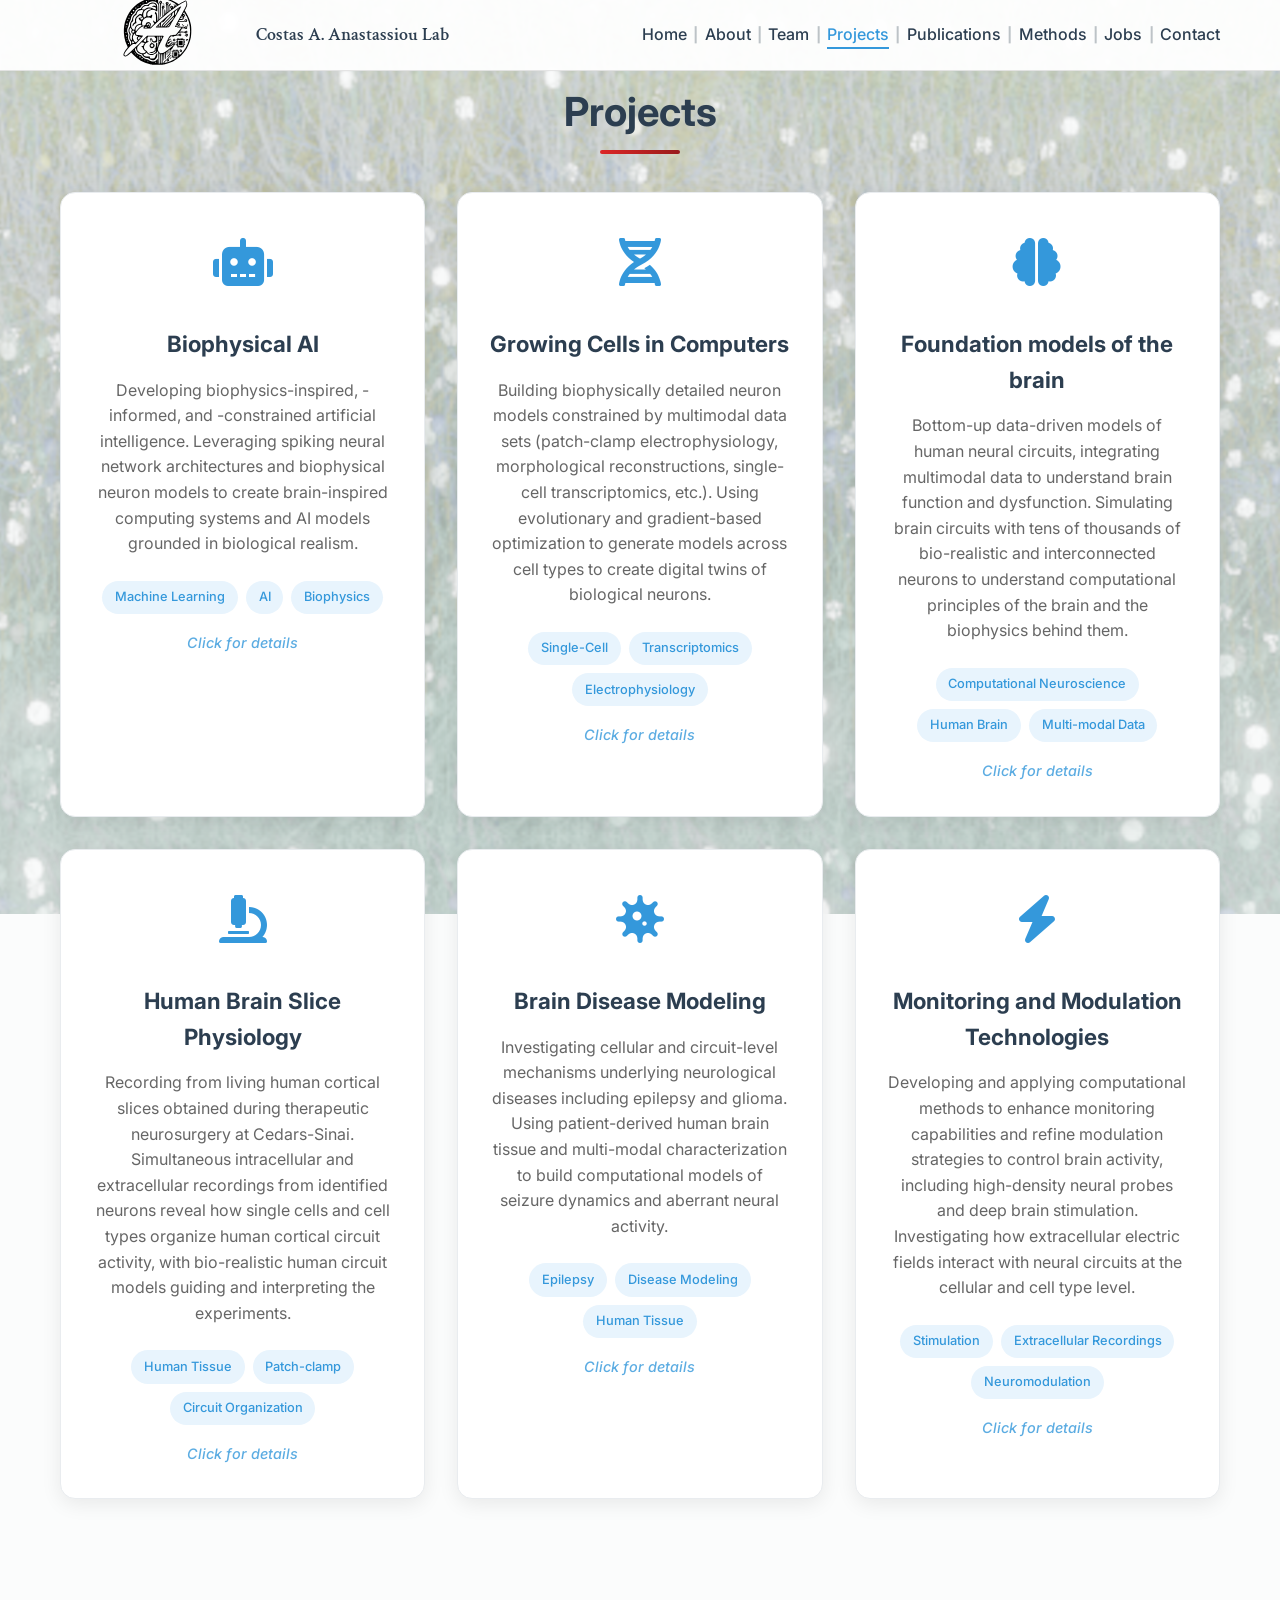
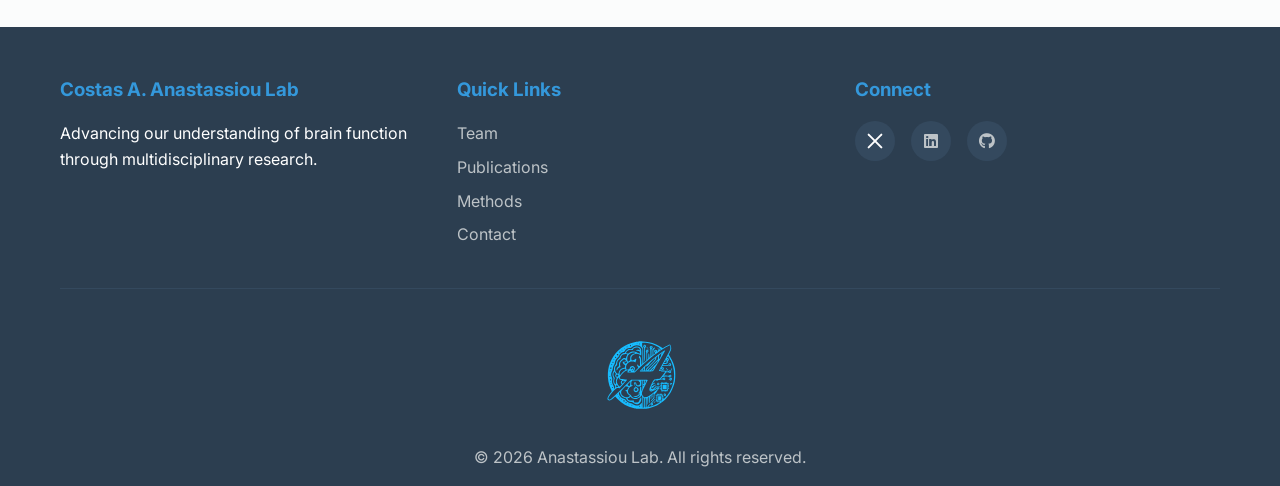
<file: projects/index.html>
<!DOCTYPE html>
<html lang="en">
<head>
    <!-- Google tag (gtag.js) -->
    <script async src="https://www.googletagmanager.com/gtag/js?id=G-07PMZGM386"></script>
    <script>
    window.dataLayer = window.dataLayer || [];
    function gtag(){dataLayer.push(arguments);}
    gtag('js', new Date());

    gtag('config', 'G-07PMZGM386');
    </script>

    <meta charset="UTF-8">
    <meta name="viewport" content="width=device-width, initial-scale=1.0">
    <title>Research Projects | Anastassiou Lab</title>
    <link rel="icon" type="image/svg+xml" href="/images/logo/ateam_logo_ppt_v3_favicon.svg">
    <link rel="stylesheet" href="/styles.css?v=2.6">
    <link href="https://fonts.googleapis.com/css2?family=Inter:wght@300;400;500;600;700&family=Crimson+Text:wght@400;600;700&display=swap" rel="stylesheet">
    <link rel="stylesheet" href="https://cdnjs.cloudflare.com/ajax/libs/font-awesome/6.0.0/css/all.min.css">

    <!-- SEO Meta Tags -->
    <meta name="description" content="Research projects at the Anastassiou Lab: biophysical neuron modeling, brain circuit simulation, human brain slice physiology, disease modeling, neuromodulation technologies, and biophysics-informed AI.">
    <meta name="keywords" content="computational neuroscience, biophysics, neural circuits, human brain, Neuropixels, brain stimulation, spiking neural networks, Cedars-Sinai, Caltech, neuroAI">
    <meta name="author" content="Costas A. Anastassiou Lab">
    <meta name="robots" content="index, follow">
    <link rel="canonical" href="https://anastassioulab.org/projects/">

    <!-- Open Graph -->
    <meta property="og:title" content="Research Projects — Anastassiou Lab">
    <meta property="og:description" content="Research projects at the Anastassiou Lab: biophysical neuron modeling, brain circuit simulation, human brain slice physiology, disease modeling, neuromodulation technologies, and biophysics-informed AI.">
    <meta property="og:image" content="https://anastassioulab.org/images/banner/banner_detail.png">
    <meta property="og:url" content="https://anastassioulab.org/projects/">
    <meta property="og:type" content="website">
    <meta property="og:site_name" content="Anastassiou Lab">

    <!-- Twitter/X Card -->
    <meta name="twitter:card" content="summary_large_image">
    <meta name="twitter:title" content="Research Projects — Anastassiou Lab">
    <meta name="twitter:description" content="Research projects at the Anastassiou Lab: biophysical neuron modeling, brain circuit simulation, human brain slice physiology, disease modeling, neuromodulation technologies, and biophysics-informed AI.">
    <meta name="twitter:image" content="https://anastassioulab.org/images/banner/banner_detail.png">
</head>
<body>
    <nav class="navbar">
        <div class="nav-container">
            <div class="nav-logo">
                <a href="/">
                    <img src="/images/logo/ateam_logo_ppt_v3.svg" alt="Lab Crest" class="nav-logo-img">
                </a>
                <h2>Costas A. Anastassiou Lab</h2>
            </div>
            <ul class="nav-menu">
                <li><a href="/">Home</a></li>
                <li class="nav-divider">|</li>
                <li><a href="/#about">About</a></li>
                <li class="nav-divider">|</li>
                <li><a href="/team/">Team</a></li>
                <li class="nav-divider">|</li>
                <li><a href="/projects/">Projects</a></li>
                <li class="nav-divider">|</li>
                <li><a href="/publications/">Publications</a></li>
                <li class="nav-divider">|</li>
                <li><a href="/methods/">Methods</a></li>
                <li class="nav-divider">|</li>
                <li><a href="/jobs/">Jobs</a></li>
                <li class="nav-divider">|</li>
                <li><a href="/contact/">Contact</a></li>
            </ul>
            <div class="hamburger" onclick="this.classList.toggle('active');document.querySelector('.nav-menu').classList.toggle('active');">
                <span></span>
                <span></span>
                <span></span>
            </div>
        </div>
    </nav>

    <!-- Projects Section -->
    <section id="projects" class="projects">
        <div class="container">
            <h2 class="section-title">Projects</h2>
            <div class="projects-content">
                <div class="projects-grid">
                    <div class="project-card" data-project="neuroai">
                        <div class="project-icon">
                            <i class="fas fa-robot"></i>
                        </div>
                        <h3>Biophysical AI</h3>
                        <p>Developing biophysics-inspired, -informed, and -constrained artificial intelligence. Leveraging spiking neural network architectures and biophysical neuron models to create brain-inspired computing systems and AI models grounded in biological realism.</p>
                        <div class="project-tags">
                            <span class="tag">Machine Learning</span>
                            <span class="tag">AI</span>
                            <span class="tag">Biophysics</span>
                        </div>
                        <div class="project-cta">
                            <span class="click-hint">Click for details</span>
                        </div>
                    </div>

                    <div class="project-card" data-project="growing-cells">
                        <div class="project-icon">
                            <i class="fas fa-dna"></i>
                        </div>
                        <h3>Growing Cells in Computers</h3>
                        <p>Building biophysically detailed neuron models constrained by multimodal data sets (patch-clamp electrophysiology, morphological reconstructions, single-cell transcriptomics, etc.). Using evolutionary and gradient-based optimization to generate models across cell types to create digital twins of biological neurons.</p>
                        <div class="project-tags">
                            <span class="tag">Single-Cell</span>
                            <span class="tag">Transcriptomics</span>
                            <span class="tag">Electrophysiology</span>
                        </div>
                        <div class="project-cta">
                            <span class="click-hint">Click for details</span>
                        </div>
                    </div>

                    <div class="project-card" data-project="brain-circuit">
                        <div class="project-icon">
                            <i class="fas fa-brain"></i>
                        </div>
                        <h3>Foundation models of the brain</h3>
                        <p>Bottom-up data-driven models of human neural circuits, integrating multimodal data to understand brain function and dysfunction. Simulating brain circuits with tens of thousands of bio-realistic and interconnected neurons to understand computational principles of the brain and the biophysics behind them.</p>
                        <div class="project-tags">
                            <span class="tag">Computational Neuroscience</span>
                            <span class="tag">Human Brain</span>
                            <span class="tag">Multi-modal Data</span>
                        </div>
                        <div class="project-cta">
                            <span class="click-hint">Click for details</span>
                        </div>
                    </div>

                    <div class="project-card" data-project="human-slice">
                        <div class="project-icon">
                            <i class="fas fa-microscope"></i>
                        </div>
                        <h3>Human Brain Slice Physiology</h3>
                        <p>Recording from living human cortical slices obtained during therapeutic neurosurgery at Cedars-Sinai. Simultaneous intracellular and extracellular recordings from identified neurons reveal how single cells and cell types organize human cortical circuit activity, with bio-realistic human circuit models guiding and interpreting the experiments.</p>
                        <div class="project-tags">
                            <span class="tag">Human Tissue</span>
                            <span class="tag">Patch-clamp</span>
                            <span class="tag">Circuit Organization</span>
                        </div>
                        <div class="project-cta">
                            <span class="click-hint">Click for details</span>
                        </div>
                    </div>

                    <div class="project-card" data-project="disease-modeling">
                        <div class="project-icon">
                            <i class="fas fa-virus"></i>
                        </div>
                        <h3>Brain Disease Modeling</h3>
                        <p>Investigating cellular and circuit-level mechanisms underlying neurological diseases including epilepsy and glioma. Using patient-derived human brain tissue and multi-modal characterization to build computational models of seizure dynamics and aberrant neural activity.</p>
                        <div class="project-tags">
                            <span class="tag">Epilepsy</span>
                            <span class="tag">Disease Modeling</span>
                            <span class="tag">Human Tissue</span>
                        </div>
                        <div class="project-cta">
                            <span class="click-hint">Click for details</span>
                        </div>
                    </div>

                    <div class="project-card" data-project="monitoring-modulation">
                        <div class="project-icon">
                            <i class="fas fa-bolt"></i>
                        </div>
                        <h3>Monitoring and Modulation Technologies</h3>
                        <p>Developing and applying computational methods to enhance monitoring capabilities and refine modulation strategies to control brain activity, including high-density neural probes and deep brain stimulation. Investigating how extracellular electric fields interact with neural circuits at the cellular and cell type level.</p>
                        <div class="project-tags">
                            <span class="tag">Stimulation</span>
                            <span class="tag">Extracellular Recordings</span>
                            <span class="tag">Neuromodulation</span>
                        </div>
                        <div class="project-cta">
                            <span class="click-hint">Click for details</span>
                        </div>
                    </div>
                </div>
            </div>
        </div>
    </section>

    <!-- Project Modal -->
    <div id="projectModal" class="modal">
        <div class="modal-content project-modal-content">
            <span class="close">&times;</span>
            <div id="projectModalContent"></div>
        </div>
    </div>

    <footer class="footer">
        <div class="container">
            <div class="footer-content">
                <div class="footer-section">
                    <h3>Costas A. Anastassiou Lab</h3>
                    <p>Advancing our understanding of brain function through multidisciplinary research.</p>
                </div>
                <div class="footer-section">
                    <h3>Quick Links</h3>
                    <ul>
                        <li><a href="/team/">Team</a></li>
                        <li><a href="/publications/">Publications</a></li>
                        <li><a href="/methods/">Methods</a></li>
                        <li><a href="/contact/">Contact</a></li>
                    </ul>
                </div>
                <div class="footer-section">
                    <h3>Connect</h3>
                    <div class="social-links">
                        <a href="https://x.com/anastassiou_lab" target="_blank" class="x-link"></a>
                        <a href="https://www.linkedin.com/in/costas-anastassiou-1824945/" target="_blank"><i class="fab fa-linkedin"></i></a>
                        <a href="https://github.com/anastassiou-team" target="_blank"><i class="fab fa-github"></i></a>
                    </div>
                </div>
            </div>
            <div class="footer-bottom">
                <div class="footer-logo">
                    <img src="/images/logo/ateam_logo_ppt_v3.svg" alt="Anastassiou Lab" class="footer-logo-img">
                </div>
                <p>&copy; 2026 Anastassiou Lab. All rights reserved.</p>
            </div>
        </div>
    </footer>

    <script src="/script.js?v=2.8"></script>
</body>
</html>
</file>
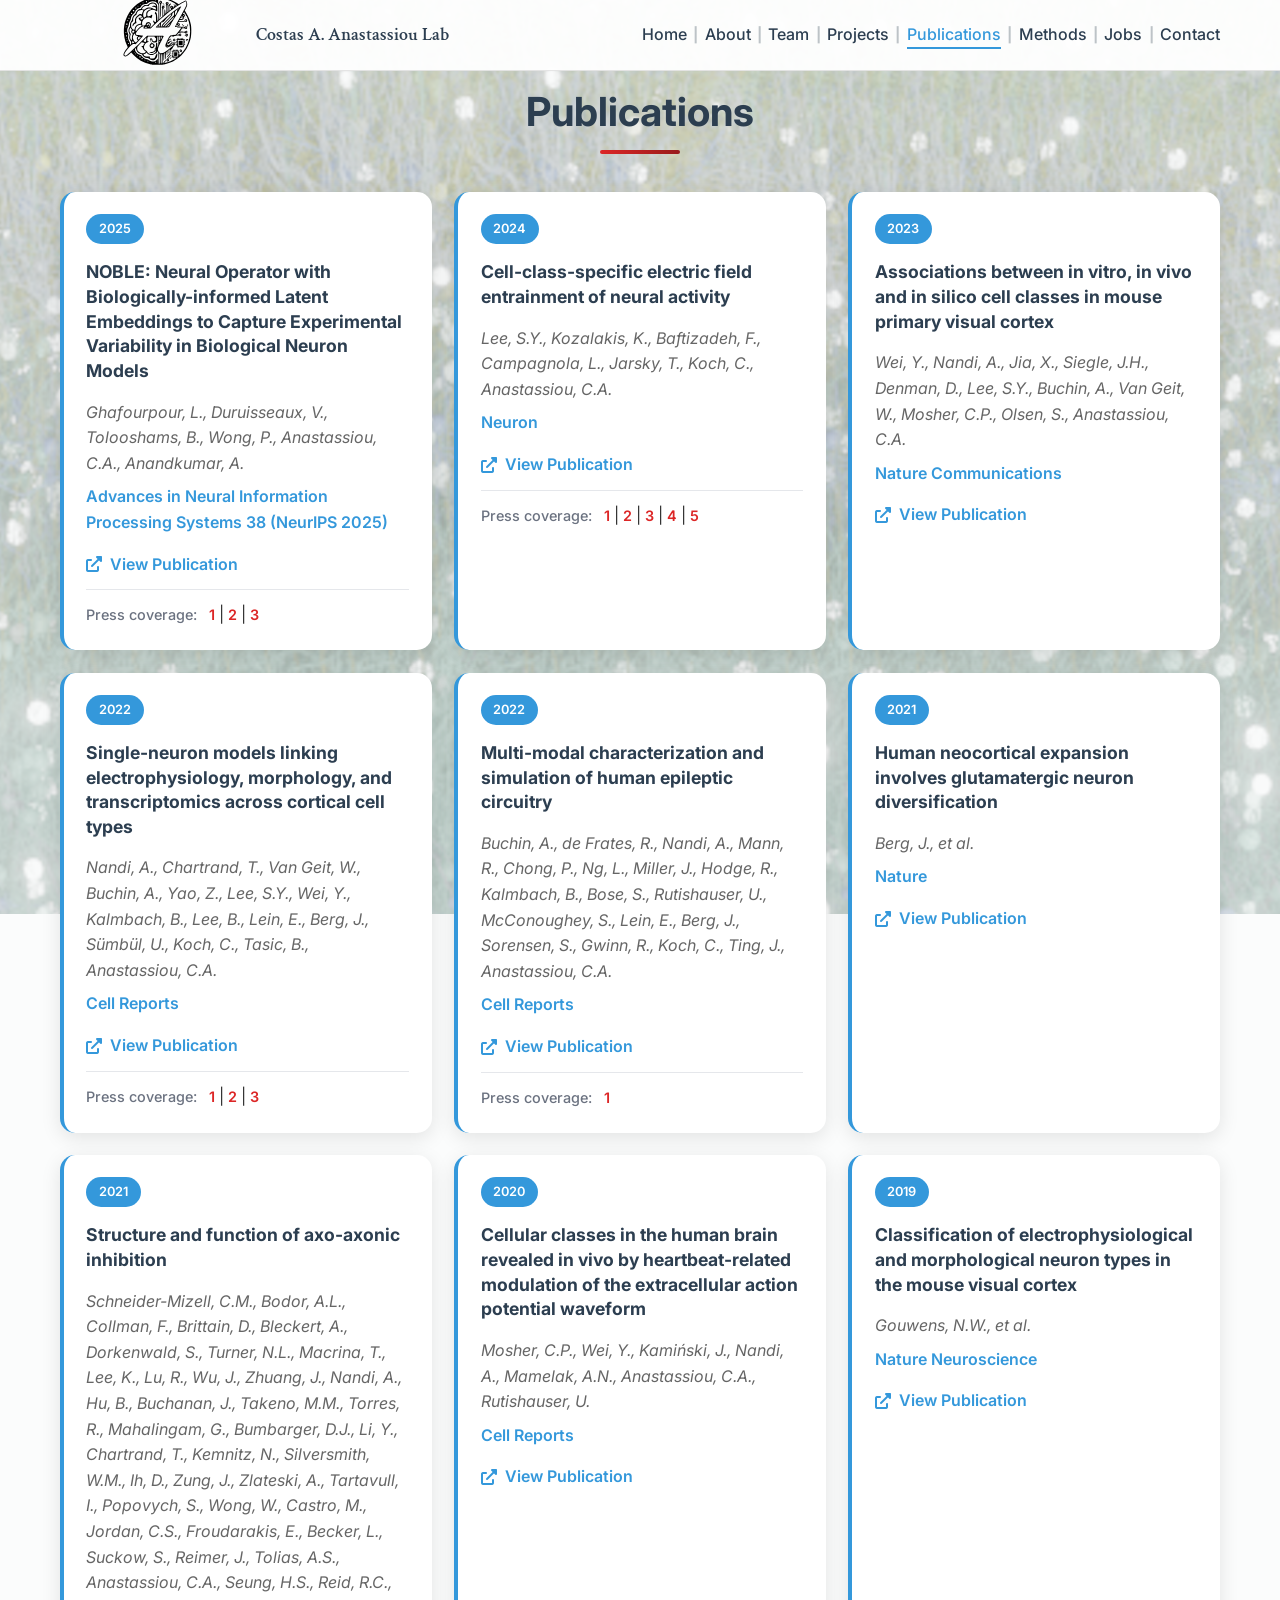
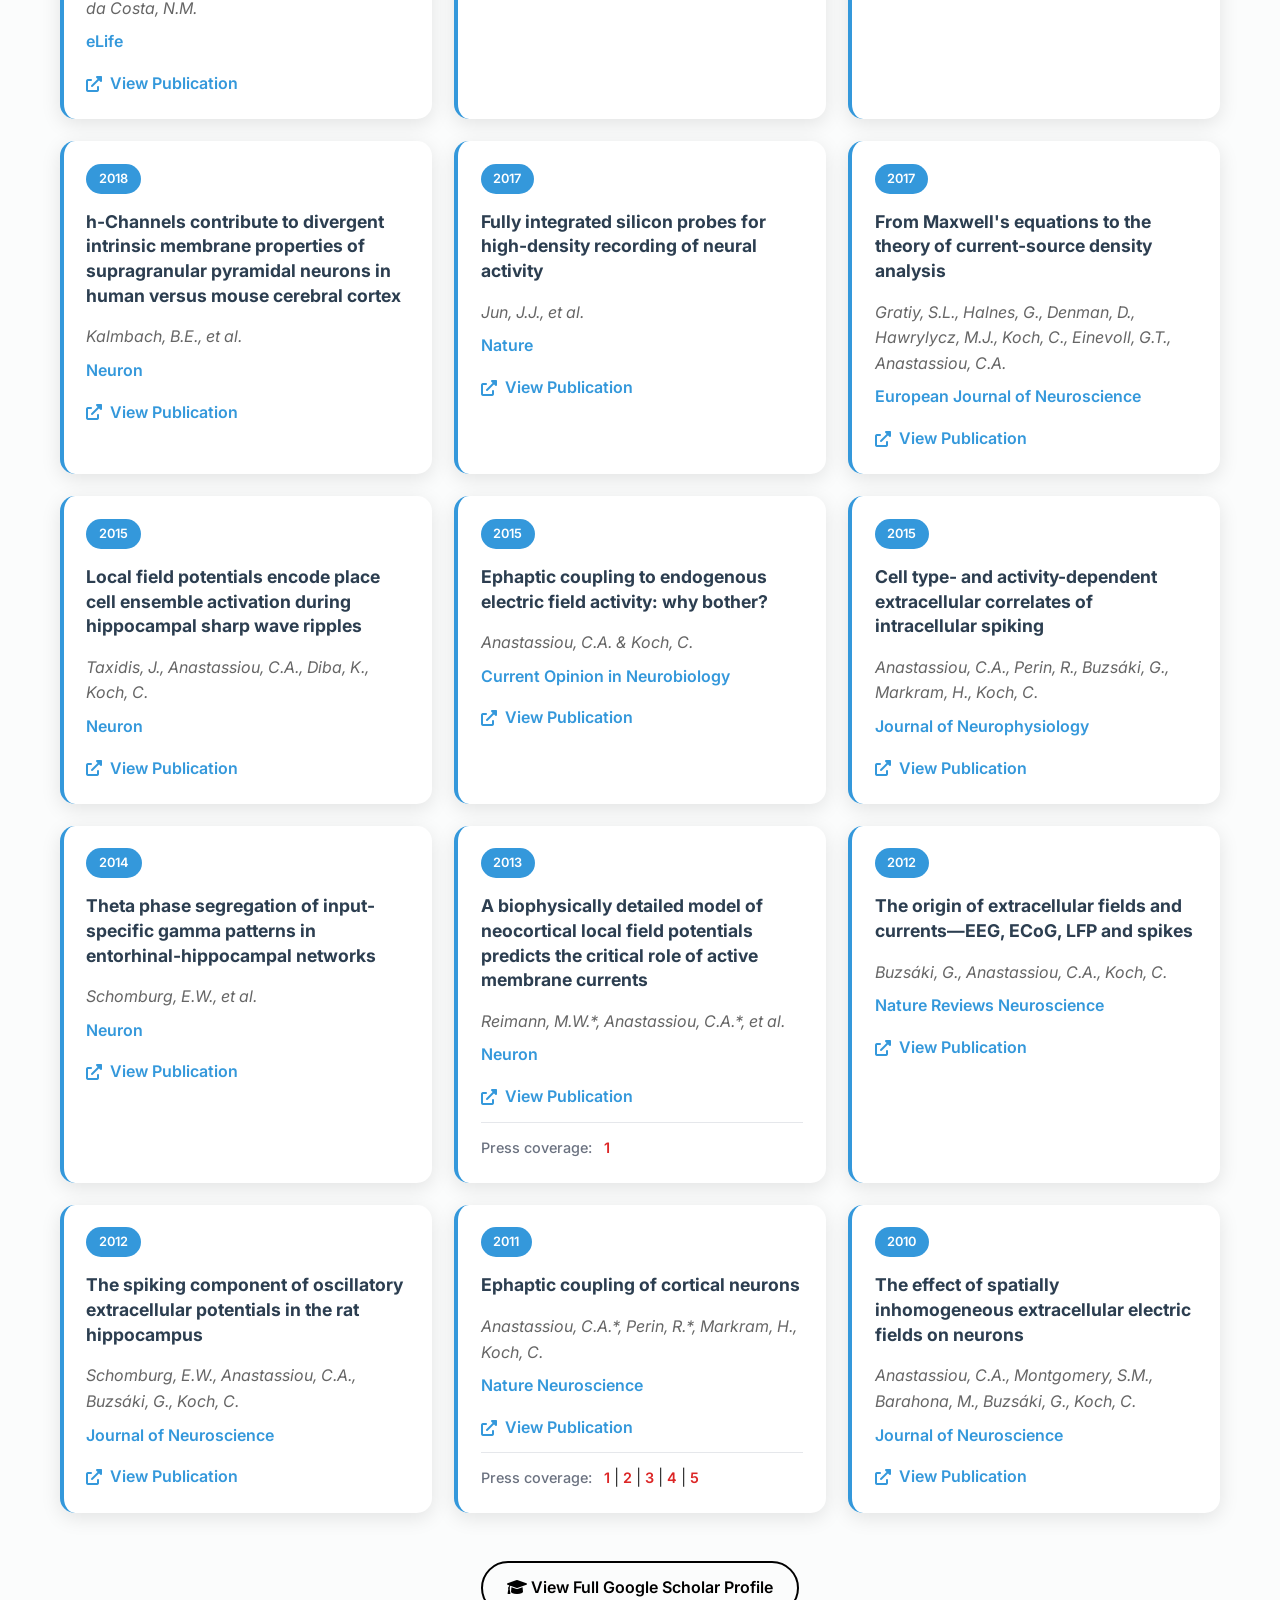
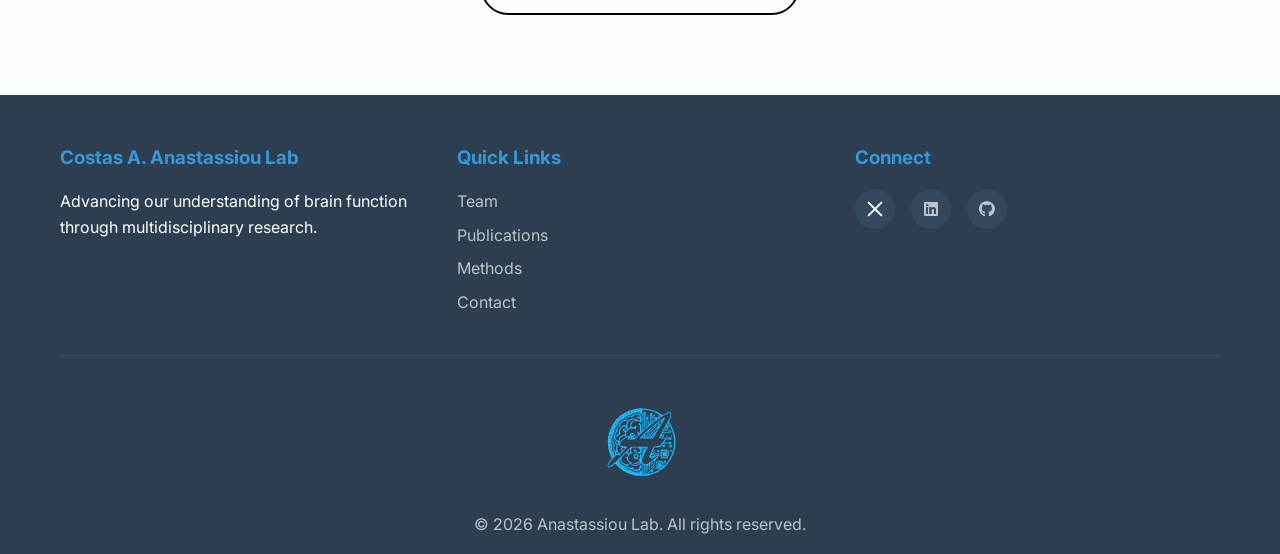
<file: publications/index.html>
<!DOCTYPE html>
<html lang="en">
<head>
    <!-- Google tag (gtag.js) -->
    <script async src="https://www.googletagmanager.com/gtag/js?id=G-07PMZGM386"></script>
    <script>
    window.dataLayer = window.dataLayer || [];
    function gtag(){dataLayer.push(arguments);}
    gtag('js', new Date());

    gtag('config', 'G-07PMZGM386');
    </script>

    <meta charset="UTF-8">
    <meta name="viewport" content="width=device-width, initial-scale=1.0">
    <title>Publications | Anastassiou Lab</title>
    <link rel="icon" type="image/svg+xml" href="/images/logo/ateam_logo_ppt_v3_favicon.svg">
    <link rel="stylesheet" href="/styles.css?v=2.6">
    <link href="https://fonts.googleapis.com/css2?family=Inter:wght@300;400;500;600;700&family=Crimson+Text:wght@400;600;700&display=swap" rel="stylesheet">
    <link rel="stylesheet" href="https://cdnjs.cloudflare.com/ajax/libs/font-awesome/6.0.0/css/all.min.css">

    <!-- SEO Meta Tags -->
    <meta name="description" content="Selected publications from the Anastassiou Lab in computational neuroscience: papers in Neuron, Nature, Cell Reports, Nature Neuroscience, and more.">
    <meta name="keywords" content="computational neuroscience, biophysics, neural circuits, human brain, Neuropixels, brain stimulation, spiking neural networks, Cedars-Sinai, Caltech, neuroAI">
    <meta name="author" content="Costas A. Anastassiou Lab">
    <meta name="robots" content="index, follow">
    <link rel="canonical" href="https://anastassioulab.org/publications/">

    <!-- Open Graph -->
    <meta property="og:title" content="Publications — Anastassiou Lab">
    <meta property="og:description" content="Selected publications from the Anastassiou Lab in computational neuroscience: papers in Neuron, Nature, Cell Reports, Nature Neuroscience, and more.">
    <meta property="og:image" content="https://anastassioulab.org/images/banner/banner_detail.png">
    <meta property="og:url" content="https://anastassioulab.org/publications/">
    <meta property="og:type" content="website">
    <meta property="og:site_name" content="Anastassiou Lab">

    <!-- Twitter/X Card -->
    <meta name="twitter:card" content="summary_large_image">
    <meta name="twitter:title" content="Publications — Anastassiou Lab">
    <meta name="twitter:description" content="Selected publications from the Anastassiou Lab in computational neuroscience: papers in Neuron, Nature, Cell Reports, Nature Neuroscience, and more.">
    <meta name="twitter:image" content="https://anastassioulab.org/images/banner/banner_detail.png">

    <!-- Google Scholar Citation Meta Tags -->
    <meta name="citation_title" content="Cell-class-specific electric field entrainment of neural activity">
    <meta name="citation_author" content="Lee, S.Y.">
    <meta name="citation_author" content="Kozalakis, K.">
    <meta name="citation_author" content="Baftizadeh, F.">
    <meta name="citation_author" content="Campagnola, L.">
    <meta name="citation_author" content="Jarsky, T.">
    <meta name="citation_author" content="Koch, C.">
    <meta name="citation_author" content="Anastassiou, Costas A.">
    <meta name="citation_publication_date" content="2024">
    <meta name="citation_journal_title" content="Neuron">
    <meta name="citation_doi" content="10.1016/j.neuron.2024.05.009">

    <meta name="citation_title" content="Associations between in vitro, in vivo and in silico cell classes in mouse primary visual cortex">
    <meta name="citation_author" content="Wei, Y.">
    <meta name="citation_author" content="Nandi, A.">
    <meta name="citation_author" content="Jia, X.">
    <meta name="citation_author" content="Siegle, J.H.">
    <meta name="citation_author" content="Denman, D.">
    <meta name="citation_author" content="Lee, S.Y.">
    <meta name="citation_author" content="Buchin, A.">
    <meta name="citation_author" content="Van Geit, W.">
    <meta name="citation_author" content="Mosher, C.P.">
    <meta name="citation_author" content="Olsen, S.">
    <meta name="citation_author" content="Anastassiou, Costas A.">
    <meta name="citation_publication_date" content="2023">
    <meta name="citation_journal_title" content="Nature Communications">
    <meta name="citation_doi" content="10.1038/s41467-023-37844-8">

    <meta name="citation_title" content="Single-neuron models linking electrophysiology, morphology, and transcriptomics across cortical cell types">
    <meta name="citation_author" content="Nandi, A.">
    <meta name="citation_author" content="Chartrand, T.">
    <meta name="citation_author" content="Van Geit, W.">
    <meta name="citation_author" content="Buchin, A.">
    <meta name="citation_author" content="Yao, Z.">
    <meta name="citation_author" content="Lee, S.Y.">
    <meta name="citation_author" content="Wei, Y.">
    <meta name="citation_author" content="Kalmbach, B.">
    <meta name="citation_author" content="Lee, B.">
    <meta name="citation_author" content="Lein, E.">
    <meta name="citation_author" content="Berg, J.">
    <meta name="citation_author" content="Sümbül, U.">
    <meta name="citation_author" content="Koch, C.">
    <meta name="citation_author" content="Tasic, B.">
    <meta name="citation_author" content="Anastassiou, Costas A.">
    <meta name="citation_publication_date" content="2022">
    <meta name="citation_journal_title" content="Cell Reports">
    <meta name="citation_doi" content="10.1016/j.celrep.2022.111176">

    <meta name="citation_title" content="Multi-modal characterization and simulation of human epileptic circuitry">
    <meta name="citation_author" content="Buchin, A.">
    <meta name="citation_author" content="de Frates, R.">
    <meta name="citation_author" content="Nandi, A.">
    <meta name="citation_author" content="Mann, R.">
    <meta name="citation_author" content="Chong, P.">
    <meta name="citation_author" content="Ng, L.">
    <meta name="citation_author" content="Miller, J.">
    <meta name="citation_author" content="Hodge, R.">
    <meta name="citation_author" content="Kalmbach, B.">
    <meta name="citation_author" content="Bose, S.">
    <meta name="citation_author" content="Rutishauser, U.">
    <meta name="citation_author" content="McConoughey, S.">
    <meta name="citation_author" content="Lein, E.">
    <meta name="citation_author" content="Berg, J.">
    <meta name="citation_author" content="Sorensen, S.">
    <meta name="citation_author" content="Gwinn, R.">
    <meta name="citation_author" content="Koch, C.">
    <meta name="citation_author" content="Ting, J.">
    <meta name="citation_author" content="Anastassiou, Costas A.">
    <meta name="citation_publication_date" content="2022">
    <meta name="citation_journal_title" content="Cell Reports">
    <meta name="citation_doi" content="10.1016/j.celrep.2022.111873">

    <meta name="citation_title" content="Human neocortical expansion involves glutamatergic neuron diversification">
    <meta name="citation_author" content="Berg, J.">
    <meta name="citation_author" content="Anastassiou, Costas A.">
    <meta name="citation_publication_date" content="2021">
    <meta name="citation_journal_title" content="Nature">
    <meta name="citation_doi" content="10.1038/s41586-021-03913-5">

    <meta name="citation_title" content="Local field potentials encode place cell ensemble activation during hippocampal sharp wave ripples">
    <meta name="citation_author" content="Taxidis, J.">
    <meta name="citation_author" content="Anastassiou, Costas A.">
    <meta name="citation_author" content="Diba, K.">
    <meta name="citation_author" content="Koch, C.">
    <meta name="citation_publication_date" content="2015">
    <meta name="citation_journal_title" content="Neuron">
    <meta name="citation_doi" content="10.1016/j.neuron.2015.07.014">

    <meta name="citation_title" content="A biophysically detailed model of neocortical local field potentials predicts the critical role of active membrane currents">
    <meta name="citation_author" content="Reimann, M.W.">
    <meta name="citation_author" content="Anastassiou, Costas A.">
    <meta name="citation_publication_date" content="2013">
    <meta name="citation_journal_title" content="Neuron">
    <meta name="citation_doi" content="10.1016/j.neuron.2013.09.014">

    <meta name="citation_title" content="The origin of extracellular fields and currents—EEG, ECoG, LFP and spikes">
    <meta name="citation_author" content="Buzsáki, G.">
    <meta name="citation_author" content="Anastassiou, Costas A.">
    <meta name="citation_author" content="Koch, C.">
    <meta name="citation_publication_date" content="2012">
    <meta name="citation_journal_title" content="Nature Reviews Neuroscience">
    <meta name="citation_doi" content="10.1038/nrn3241">

    <meta name="citation_title" content="Ephaptic coupling of cortical neurons">
    <meta name="citation_author" content="Anastassiou, Costas A.">
    <meta name="citation_author" content="Perin, R.">
    <meta name="citation_author" content="Markram, H.">
    <meta name="citation_author" content="Koch, C.">
    <meta name="citation_publication_date" content="2011">
    <meta name="citation_journal_title" content="Nature Neuroscience">
    <meta name="citation_doi" content="10.1038/nn.2727">

    <meta name="citation_title" content="Structure and function of axo-axonic inhibition">
    <meta name="citation_author" content="Schneider-Mizell, C.M.">
    <meta name="citation_author" content="Bodor, A.L.">
    <meta name="citation_author" content="Collman, F.">
    <meta name="citation_author" content="Brittain, D.">
    <meta name="citation_author" content="Bleckert, A.">
    <meta name="citation_author" content="Dorkenwald, S.">
    <meta name="citation_author" content="Turner, N.L.">
    <meta name="citation_author" content="Macrina, T.">
    <meta name="citation_author" content="Lee, K.">
    <meta name="citation_author" content="Lu, R.">
    <meta name="citation_author" content="Wu, J.">
    <meta name="citation_author" content="Zhuang, J.">
    <meta name="citation_author" content="Nandi, A.">
    <meta name="citation_author" content="Hu, B.">
    <meta name="citation_author" content="Buchanan, J.">
    <meta name="citation_author" content="Takeno, M.M.">
    <meta name="citation_author" content="Torres, R.">
    <meta name="citation_author" content="Mahalingam, G.">
    <meta name="citation_author" content="Bumbarger, D.J.">
    <meta name="citation_author" content="Li, Y.">
    <meta name="citation_author" content="Chartrand, T.">
    <meta name="citation_author" content="Kemnitz, N.">
    <meta name="citation_author" content="Silversmith, W.M.">
    <meta name="citation_author" content="Ih, D.">
    <meta name="citation_author" content="Zung, J.">
    <meta name="citation_author" content="Zlateski, A.">
    <meta name="citation_author" content="Tartavull, I.">
    <meta name="citation_author" content="Popovych, S.">
    <meta name="citation_author" content="Wong, W.">
    <meta name="citation_author" content="Castro, M.">
    <meta name="citation_author" content="Jordan, C.S.">
    <meta name="citation_author" content="Froudarakis, E.">
    <meta name="citation_author" content="Becker, L.">
    <meta name="citation_author" content="Suckow, S.">
    <meta name="citation_author" content="Reimer, J.">
    <meta name="citation_author" content="Tolias, A.S.">
    <meta name="citation_author" content="Anastassiou, Costas A.">
    <meta name="citation_author" content="Seung, H.S.">
    <meta name="citation_author" content="Reid, R.C.">
    <meta name="citation_author" content="da Costa, N.M.">
    <meta name="citation_publication_date" content="2021">
    <meta name="citation_journal_title" content="eLife">
    <meta name="citation_doi" content="10.7554/eLife.73783">

    <meta name="citation_title" content="Cellular classes in the human brain revealed in vivo by heartbeat-related modulation of the extracellular action potential waveform">
    <meta name="citation_author" content="Mosher, C.P.">
    <meta name="citation_author" content="Wei, Y.">
    <meta name="citation_author" content="Kamiński, J.">
    <meta name="citation_author" content="Nandi, A.">
    <meta name="citation_author" content="Mamelak, A.N.">
    <meta name="citation_author" content="Anastassiou, Costas A.">
    <meta name="citation_author" content="Rutishauser, U.">
    <meta name="citation_publication_date" content="2020">
    <meta name="citation_journal_title" content="Cell Reports">
    <meta name="citation_doi" content="10.1016/j.celrep.2020.02.027">

    <meta name="citation_title" content="Classification of electrophysiological and morphological neuron types in the mouse visual cortex">
    <meta name="citation_author" content="Gouwens, N.W.">
    <meta name="citation_author" content="Anastassiou, Costas A.">
    <meta name="citation_publication_date" content="2019">
    <meta name="citation_journal_title" content="Nature Neuroscience">
    <meta name="citation_doi" content="10.1038/s41593-019-0417-0">

    <meta name="citation_title" content="h-Channels contribute to divergent intrinsic membrane properties of supragranular pyramidal neurons in human versus mouse cerebral cortex">
    <meta name="citation_author" content="Kalmbach, B.E.">
    <meta name="citation_author" content="Anastassiou, Costas A.">
    <meta name="citation_publication_date" content="2018">
    <meta name="citation_journal_title" content="Neuron">
    <meta name="citation_doi" content="10.1016/j.neuron.2018.10.012">

    <meta name="citation_title" content="Fully integrated silicon probes for high-density recording of neural activity">
    <meta name="citation_author" content="Jun, J.J.">
    <meta name="citation_author" content="Anastassiou, Costas A.">
    <meta name="citation_publication_date" content="2017">
    <meta name="citation_journal_title" content="Nature">
    <meta name="citation_doi" content="10.1038/nature24636">

    <meta name="citation_title" content="From Maxwell's equations to the theory of current-source density analysis">
    <meta name="citation_author" content="Gratiy, S.L.">
    <meta name="citation_author" content="Halnes, G.">
    <meta name="citation_author" content="Denman, D.">
    <meta name="citation_author" content="Hawrylycz, M.J.">
    <meta name="citation_author" content="Koch, C.">
    <meta name="citation_author" content="Einevoll, G.T.">
    <meta name="citation_author" content="Anastassiou, Costas A.">
    <meta name="citation_publication_date" content="2017">
    <meta name="citation_journal_title" content="European Journal of Neuroscience">
    <meta name="citation_doi" content="10.1111/ejn.13534">

    <meta name="citation_title" content="Ephaptic coupling to endogenous electric field activity: why bother?">
    <meta name="citation_author" content="Anastassiou, Costas A.">
    <meta name="citation_author" content="Koch, C.">
    <meta name="citation_publication_date" content="2015">
    <meta name="citation_journal_title" content="Current Opinion in Neurobiology">
    <meta name="citation_doi" content="10.1016/j.conb.2014.09.002">

    <meta name="citation_title" content="Cell type- and activity-dependent extracellular correlates of intracellular spiking">
    <meta name="citation_author" content="Anastassiou, Costas A.">
    <meta name="citation_author" content="Perin, R.">
    <meta name="citation_author" content="Buzsáki, G.">
    <meta name="citation_author" content="Markram, H.">
    <meta name="citation_author" content="Koch, C.">
    <meta name="citation_publication_date" content="2015">
    <meta name="citation_journal_title" content="Journal of Neurophysiology">
    <meta name="citation_doi" content="10.1152/jn.00628.2014">

    <meta name="citation_title" content="Theta phase segregation of input-specific gamma patterns in entorhinal-hippocampal networks">
    <meta name="citation_author" content="Schomburg, E.W.">
    <meta name="citation_author" content="Anastassiou, Costas A.">
    <meta name="citation_publication_date" content="2014">
    <meta name="citation_journal_title" content="Neuron">
    <meta name="citation_doi" content="10.1016/j.neuron.2014.08.051">

    <meta name="citation_title" content="The spiking component of oscillatory extracellular potentials in the rat hippocampus">
    <meta name="citation_author" content="Schomburg, E.W.">
    <meta name="citation_author" content="Anastassiou, Costas A.">
    <meta name="citation_author" content="Buzsáki, G.">
    <meta name="citation_author" content="Koch, C.">
    <meta name="citation_publication_date" content="2012">
    <meta name="citation_journal_title" content="Journal of Neuroscience">
    <meta name="citation_doi" content="10.1523/JNEUROSCI.0656-12.2012">

    <meta name="citation_title" content="The effect of spatially inhomogeneous extracellular electric fields on neurons">
    <meta name="citation_author" content="Anastassiou, Costas A.">
    <meta name="citation_author" content="Montgomery, S.M.">
    <meta name="citation_author" content="Barahona, M.">
    <meta name="citation_author" content="Buzsáki, G.">
    <meta name="citation_author" content="Koch, C.">
    <meta name="citation_publication_date" content="2010">
    <meta name="citation_journal_title" content="Journal of Neuroscience">
    <meta name="citation_doi" content="10.1523/JNEUROSCI.3635-09.2010">
</head>
<body>
    <nav class="navbar">
        <div class="nav-container">
            <div class="nav-logo">
                <a href="/">
                    <img src="/images/logo/ateam_logo_ppt_v3.svg" alt="Lab Crest" class="nav-logo-img">
                </a>
                <h2>Costas A. Anastassiou Lab</h2>
            </div>
            <ul class="nav-menu">
                <li><a href="/">Home</a></li>
                <li class="nav-divider">|</li>
                <li><a href="/#about">About</a></li>
                <li class="nav-divider">|</li>
                <li><a href="/team/">Team</a></li>
                <li class="nav-divider">|</li>
                <li><a href="/projects/">Projects</a></li>
                <li class="nav-divider">|</li>
                <li><a href="/publications/">Publications</a></li>
                <li class="nav-divider">|</li>
                <li><a href="/methods/">Methods</a></li>
                <li class="nav-divider">|</li>
                <li><a href="/jobs/">Jobs</a></li>
                <li class="nav-divider">|</li>
                <li><a href="/contact/">Contact</a></li>
            </ul>
            <div class="hamburger" onclick="this.classList.toggle('active');document.querySelector('.nav-menu').classList.toggle('active');">
                <span></span>
                <span></span>
                <span></span>
            </div>
        </div>
    </nav>

    <section id="publications" class="publications">
        <div class="container">
            <h2 class="section-title">Publications</h2>
            <div class="publications-grid" id="publicationsGrid">
                <!-- Static HTML for search engine crawlability; JS overwrites on load -->
                <div class="publication-card">
                    <div class="pub-year">2024</div>
                    <h3>Cell-class-specific electric field entrainment of neural activity</h3>
                    <p class="pub-authors">Lee, S.Y., Kozalakis, K., Baftizadeh, F., Campagnola, L., Jarsky, T., Koch, C., Anastassiou, C.A.</p>
                    <p class="pub-journal">Neuron</p>
                    <div class="pub-links">
                        <a href="https://www.cell.com/neuron/fulltext/S0896-6273(24)00356-8" target="_blank" class="pub-link">
                            <i class="fas fa-external-link-alt"></i> View Publication
                        </a>
                    </div>
                </div>
                <div class="publication-card">
                    <div class="pub-year">2023</div>
                    <h3>Associations between in vitro, in vivo and in silico cell classes in mouse primary visual cortex</h3>
                    <p class="pub-authors">Wei, Y., Nandi, A., Jia, X., Siegle, J.H., Denman, D., Lee, S.Y., Buchin, A., Van Geit, W., Mosher, C.P., Olsen, S., Anastassiou, C.A.</p>
                    <p class="pub-journal">Nature Communications</p>
                    <div class="pub-links">
                        <a href="https://www.nature.com/articles/s41467-023-37844-8" target="_blank" class="pub-link">
                            <i class="fas fa-external-link-alt"></i> View Publication
                        </a>
                    </div>
                </div>
                <div class="publication-card">
                    <div class="pub-year">2022</div>
                    <h3>Single-neuron models linking electrophysiology, morphology, and transcriptomics across cortical cell types</h3>
                    <p class="pub-authors">Nandi, A., Chartrand, T., Van Geit, W., Buchin, A., Yao, Z., Lee, S.Y., Wei, Y., Kalmbach, B., Lee, B., Lein, E., Berg, J., Sümbül, U., Koch, C., Tasic, B., Anastassiou, C.A.</p>
                    <p class="pub-journal">Cell Reports</p>
                    <div class="pub-links">
                        <a href="https://www.cell.com/cell-reports/fulltext/S2211-1247(22)01769-7" target="_blank" class="pub-link">
                            <i class="fas fa-external-link-alt"></i> View Publication
                        </a>
                    </div>
                </div>
                <div class="publication-card">
                    <div class="pub-year">2022</div>
                    <h3>Multi-modal characterization and simulation of human epileptic circuitry</h3>
                    <p class="pub-authors">Buchin, A., de Frates, R., Nandi, A., Mann, R., Chong, P., Ng, L., Miller, J., Hodge, R., Kalmbach, B., Bose, S., Rutishauser, U., McConoughey, S., Lein, E., Berg, J., Sorensen, S., Gwinn, R., Koch, C., Ting, J., Anastassiou, C.A.</p>
                    <p class="pub-journal">Cell Reports</p>
                    <div class="pub-links">
                        <a href="https://www.cell.com/cell-reports/fulltext/S2211-1247(22)00989-5" target="_blank" class="pub-link">
                            <i class="fas fa-external-link-alt"></i> View Publication
                        </a>
                    </div>
                </div>
                <div class="publication-card">
                    <div class="pub-year">2021</div>
                    <h3>Human neocortical expansion involves glutamatergic neuron diversification</h3>
                    <p class="pub-authors">Berg, J., et al.</p>
                    <p class="pub-journal">Nature</p>
                    <div class="pub-links">
                        <a href="https://www.nature.com/articles/s41586-021-03813-8" target="_blank" class="pub-link">
                            <i class="fas fa-external-link-alt"></i> View Publication
                        </a>
                    </div>
                </div>
                <div class="publication-card">
                    <div class="pub-year">2021</div>
                    <h3>Structure and function of axo-axonic inhibition</h3>
                    <p class="pub-authors">Schneider-Mizell, C.M., Bodor, A.L., Collman, F., Brittain, D., Bleckert, A., Dorkenwald, S., Turner, N.L., Macrina, T., Lee, K., Lu, R., Wu, J., Zhuang, J., Nandi, A., Hu, B., Buchanan, J., Takeno, M.M., Torres, R., Mahalingam, G., Bumbarger, D.J., Li, Y., Chartrand, T., Kemnitz, N., Silversmith, W.M., Ih, D., Zung, J., Zlateski, A., Tartavull, I., Popovych, S., Wong, W., Castro, M., Jordan, C.S., Froudarakis, E., Becker, L., Suckow, S., Reimer, J., Tolias, A.S., Anastassiou, C.A., Seung, H.S., Reid, R.C., da Costa, N.M.</p>
                    <p class="pub-journal">eLife</p>
                    <div class="pub-links">
                        <a href="https://elifesciences.org/articles/73783" target="_blank" class="pub-link">
                            <i class="fas fa-external-link-alt"></i> View Publication
                        </a>
                    </div>
                </div>
                <div class="publication-card">
                    <div class="pub-year">2020</div>
                    <h3>Cellular classes in the human brain revealed in vivo by heartbeat-related modulation of the extracellular action potential waveform</h3>
                    <p class="pub-authors">Mosher, C.P., Wei, Y., Kamiński, J., Nandi, A., Mamelak, A.N., Anastassiou, C.A., Rutishauser, U.</p>
                    <p class="pub-journal">Cell Reports</p>
                    <div class="pub-links">
                        <a href="https://www.cell.com/cell-reports/fulltext/S2211-1247(20)30188-1" target="_blank" class="pub-link">
                            <i class="fas fa-external-link-alt"></i> View Publication
                        </a>
                    </div>
                </div>
                <div class="publication-card">
                    <div class="pub-year">2019</div>
                    <h3>Classification of electrophysiological and morphological neuron types in the mouse visual cortex</h3>
                    <p class="pub-authors">Gouwens, N.W., et al.</p>
                    <p class="pub-journal">Nature Neuroscience</p>
                    <div class="pub-links">
                        <a href="https://www.nature.com/articles/s41593-019-0417-0" target="_blank" class="pub-link">
                            <i class="fas fa-external-link-alt"></i> View Publication
                        </a>
                    </div>
                </div>
                <div class="publication-card">
                    <div class="pub-year">2018</div>
                    <h3>h-Channels contribute to divergent intrinsic membrane properties of supragranular pyramidal neurons in human versus mouse cerebral cortex</h3>
                    <p class="pub-authors">Kalmbach, B.E., et al.</p>
                    <p class="pub-journal">Neuron</p>
                    <div class="pub-links">
                        <a href="https://www.cell.com/neuron/fulltext/S0896-6273(18)30900-0" target="_blank" class="pub-link">
                            <i class="fas fa-external-link-alt"></i> View Publication
                        </a>
                    </div>
                </div>
                <div class="publication-card">
                    <div class="pub-year">2017</div>
                    <h3>Fully integrated silicon probes for high-density recording of neural activity</h3>
                    <p class="pub-authors">Jun, J.J., et al.</p>
                    <p class="pub-journal">Nature</p>
                    <div class="pub-links">
                        <a href="https://www.nature.com/articles/nature24636" target="_blank" class="pub-link">
                            <i class="fas fa-external-link-alt"></i> View Publication
                        </a>
                    </div>
                </div>
                <div class="publication-card">
                    <div class="pub-year">2017</div>
                    <h3>From Maxwell's equations to the theory of current-source density analysis</h3>
                    <p class="pub-authors">Gratiy, S.L., Halnes, G., Denman, D., Hawrylycz, M.J., Koch, C., Einevoll, G.T., Anastassiou, C.A.</p>
                    <p class="pub-journal">European Journal of Neuroscience</p>
                    <div class="pub-links">
                        <a href="https://onlinelibrary.wiley.com/doi/full/10.1111/ejn.13534" target="_blank" class="pub-link">
                            <i class="fas fa-external-link-alt"></i> View Publication
                        </a>
                    </div>
                </div>
                <div class="publication-card">
                    <div class="pub-year">2015</div>
                    <h3>Local field potentials encode place cell ensemble activation during hippocampal sharp wave ripples</h3>
                    <p class="pub-authors">Taxidis, J., Anastassiou, C.A., Diba, K., Koch, C.</p>
                    <p class="pub-journal">Neuron</p>
                    <div class="pub-links">
                        <a href="https://www.cell.com/neuron/fulltext/S0896-6273(15)00636-4" target="_blank" class="pub-link">
                            <i class="fas fa-external-link-alt"></i> View Publication
                        </a>
                    </div>
                </div>
                <div class="publication-card">
                    <div class="pub-year">2015</div>
                    <h3>Ephaptic coupling to endogenous electric field activity: why bother?</h3>
                    <p class="pub-authors">Anastassiou, C.A. &amp; Koch, C.</p>
                    <p class="pub-journal">Current Opinion in Neurobiology</p>
                    <div class="pub-links">
                        <a href="https://www.sciencedirect.com/science/article/abs/pii/S0959438814001809" target="_blank" class="pub-link">
                            <i class="fas fa-external-link-alt"></i> View Publication
                        </a>
                    </div>
                </div>
                <div class="publication-card">
                    <div class="pub-year">2015</div>
                    <h3>Cell type- and activity-dependent extracellular correlates of intracellular spiking</h3>
                    <p class="pub-authors">Anastassiou, C.A., Perin, R., Buzsáki, G., Markram, H., Koch, C.</p>
                    <p class="pub-journal">Journal of Neurophysiology</p>
                    <div class="pub-links">
                        <a href="https://journals.physiology.org/doi/abs/10.1152/jn.00628.2014" target="_blank" class="pub-link">
                            <i class="fas fa-external-link-alt"></i> View Publication
                        </a>
                    </div>
                </div>
                <div class="publication-card">
                    <div class="pub-year">2014</div>
                    <h3>Theta phase segregation of input-specific gamma patterns in entorhinal-hippocampal networks</h3>
                    <p class="pub-authors">Schomburg, E.W., et al.</p>
                    <p class="pub-journal">Neuron</p>
                    <div class="pub-links">
                        <a href="https://www.cell.com/neuron/fulltext/S0896-6273(14)00781-8" target="_blank" class="pub-link">
                            <i class="fas fa-external-link-alt"></i> View Publication
                        </a>
                    </div>
                </div>
                <div class="publication-card">
                    <div class="pub-year">2013</div>
                    <h3>A biophysically detailed model of neocortical local field potentials predicts the critical role of active membrane currents</h3>
                    <p class="pub-authors">Reimann, M.W.*, Anastassiou, C.A.*, et al.</p>
                    <p class="pub-journal">Neuron</p>
                    <div class="pub-links">
                        <a href="https://www.cell.com/neuron/fulltext/S0896-6273(13)00443-1" target="_blank" class="pub-link">
                            <i class="fas fa-external-link-alt"></i> View Publication
                        </a>
                    </div>
                </div>
                <div class="publication-card">
                    <div class="pub-year">2012</div>
                    <h3>The origin of extracellular fields and currents—EEG, ECoG, LFP and spikes</h3>
                    <p class="pub-authors">Buzsáki, G., Anastassiou, C.A., Koch, C.</p>
                    <p class="pub-journal">Nature Reviews Neuroscience</p>
                    <div class="pub-links">
                        <a href="https://www.nature.com/articles/nrn3241" target="_blank" class="pub-link">
                            <i class="fas fa-external-link-alt"></i> View Publication
                        </a>
                    </div>
                </div>
                <div class="publication-card">
                    <div class="pub-year">2012</div>
                    <h3>The spiking component of oscillatory extracellular potentials in the rat hippocampus</h3>
                    <p class="pub-authors">Schomburg, E.W., Anastassiou, C.A., Buzsáki, G., Koch, C.</p>
                    <p class="pub-journal">Journal of Neuroscience</p>
                    <div class="pub-links">
                        <a href="https://www.jneurosci.org/content/32/34/11798" target="_blank" class="pub-link">
                            <i class="fas fa-external-link-alt"></i> View Publication
                        </a>
                    </div>
                </div>
                <div class="publication-card">
                    <div class="pub-year">2011</div>
                    <h3>Ephaptic coupling of cortical neurons</h3>
                    <p class="pub-authors">Anastassiou, C.A.*, Perin, R.*, Markram, H., Koch, C.</p>
                    <p class="pub-journal">Nature Neuroscience</p>
                    <div class="pub-links">
                        <a href="https://www.nature.com/articles/nn.2727" target="_blank" class="pub-link">
                            <i class="fas fa-external-link-alt"></i> View Publication
                        </a>
                    </div>
                </div>
                <div class="publication-card">
                    <div class="pub-year">2010</div>
                    <h3>The effect of spatially inhomogeneous extracellular electric fields on neurons</h3>
                    <p class="pub-authors">Anastassiou, C.A., Montgomery, S.M., Barahona, M., Buzsáki, G., Koch, C.</p>
                    <p class="pub-journal">Journal of Neuroscience</p>
                    <div class="pub-links">
                        <a href="https://www.jneurosci.org/content/30/5/1925" target="_blank" class="pub-link">
                            <i class="fas fa-external-link-alt"></i> View Publication
                        </a>
                    </div>
                </div>
            </div>
            <div class="show-all-pubs-container">
                <button class="btn btn-secondary show-all-pubs-btn" onclick="document.getElementById('publicationsGrid').classList.remove('collapsed'); this.parentElement.style.display='none';">
                    Show all publications
                </button>
            </div>
            <div class="publications-cta">
                <a href="https://scholar.google.com/citations?hl=en&user=FlAvpWkAAAAJ&view_op=list_works&sortby=pubdate" target="_blank" class="btn btn-primary">
                    <i class="fas fa-graduation-cap"></i>
                    View Full Google Scholar Profile
                </a>
            </div>
        </div>
    </section>

    <footer class="footer">
        <div class="container">
            <div class="footer-content">
                <div class="footer-section">
                    <h3>Costas A. Anastassiou Lab</h3>
                    <p>Advancing our understanding of brain function through multidisciplinary research.</p>
                </div>
                <div class="footer-section">
                    <h3>Quick Links</h3>
                    <ul>
                        <li><a href="/team/">Team</a></li>
                        <li><a href="/publications/">Publications</a></li>
                        <li><a href="/methods/">Methods</a></li>
                        <li><a href="/contact/">Contact</a></li>
                    </ul>
                </div>
                <div class="footer-section">
                    <h3>Connect</h3>
                    <div class="social-links">
                        <a href="https://x.com/anastassiou_lab" target="_blank" class="x-link"></a>
                        <a href="https://www.linkedin.com/in/costas-anastassiou-1824945/" target="_blank"><i class="fab fa-linkedin"></i></a>
                        <a href="https://github.com/anastassiou-team" target="_blank"><i class="fab fa-github"></i></a>
                    </div>
                </div>
            </div>
            <div class="footer-bottom">
                <div class="footer-logo">
                    <img src="/images/logo/ateam_logo_ppt_v3.svg" alt="Anastassiou Lab" class="footer-logo-img">
                </div>
                <p>&copy; 2026 Anastassiou Lab. All rights reserved.</p>
            </div>
        </div>
    </footer>

    <script src="/script.js?v=2.8"></script>
</body>
</html>
</file>
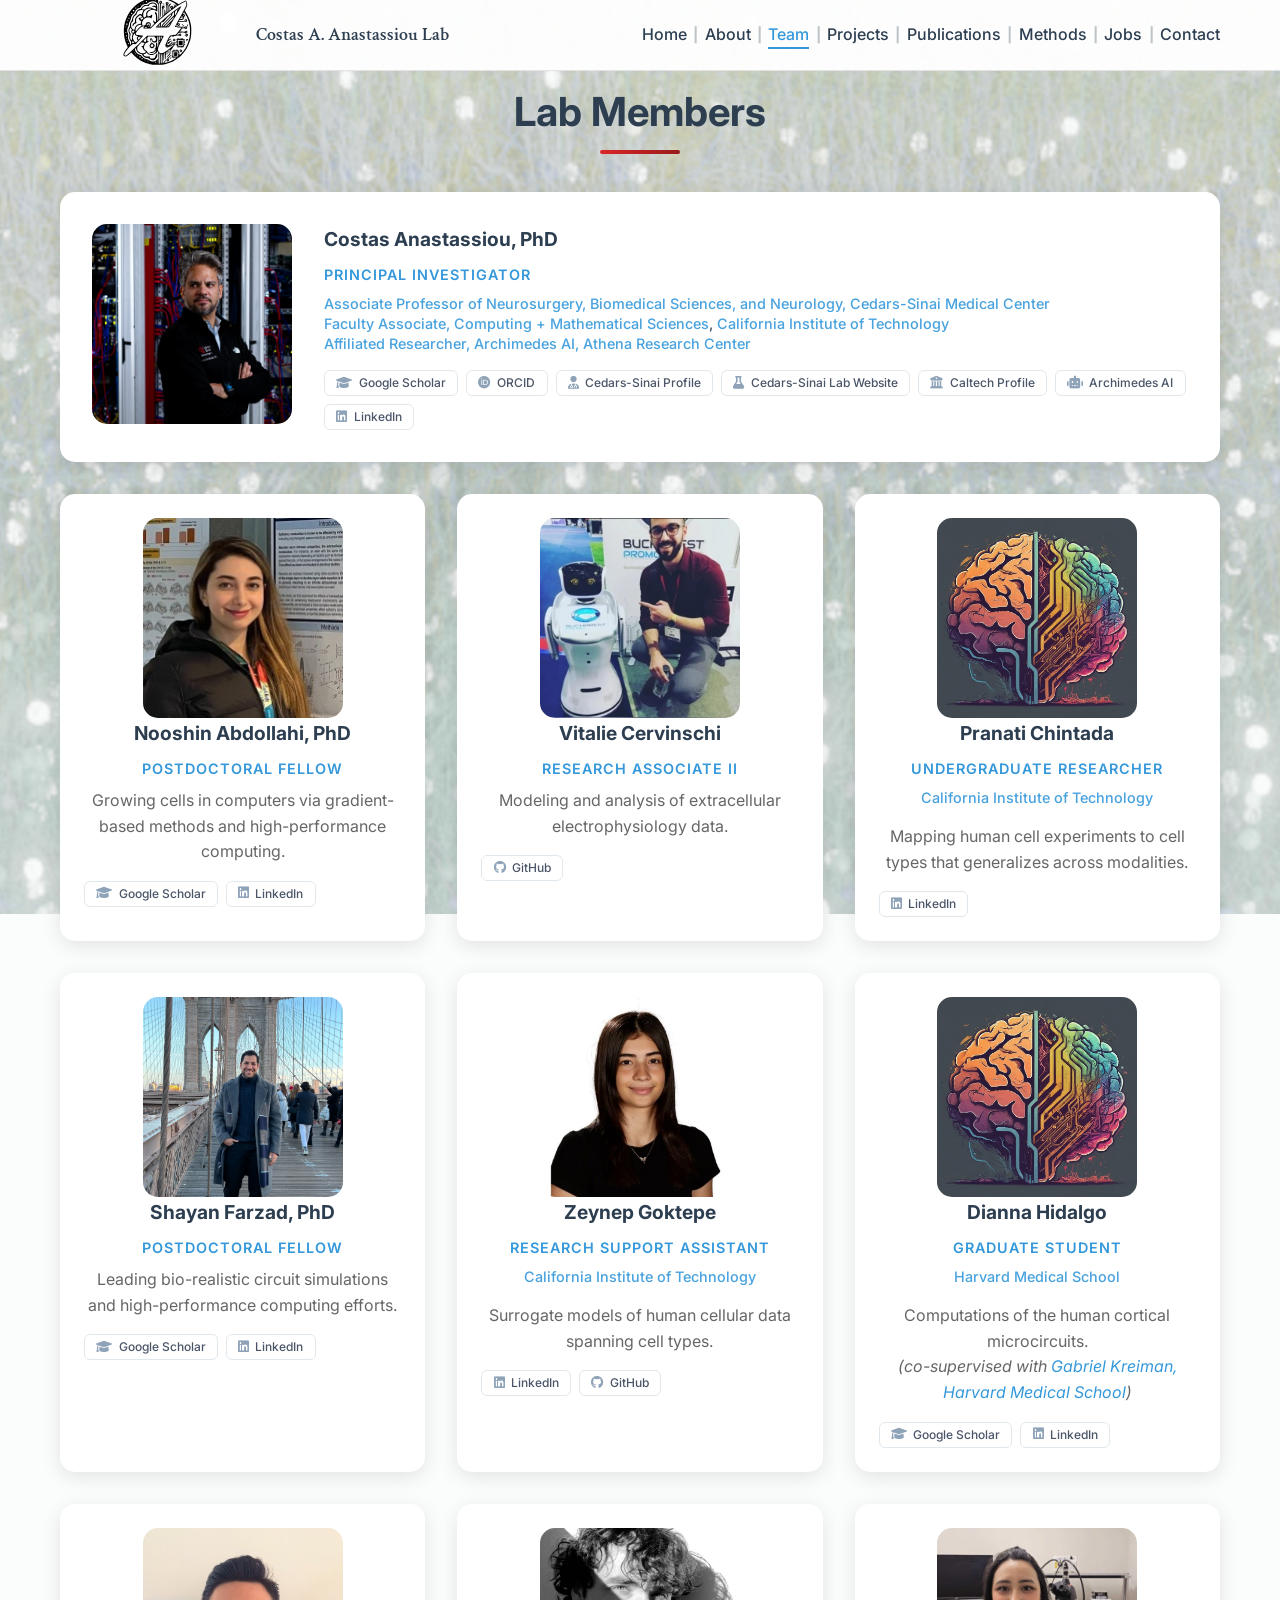
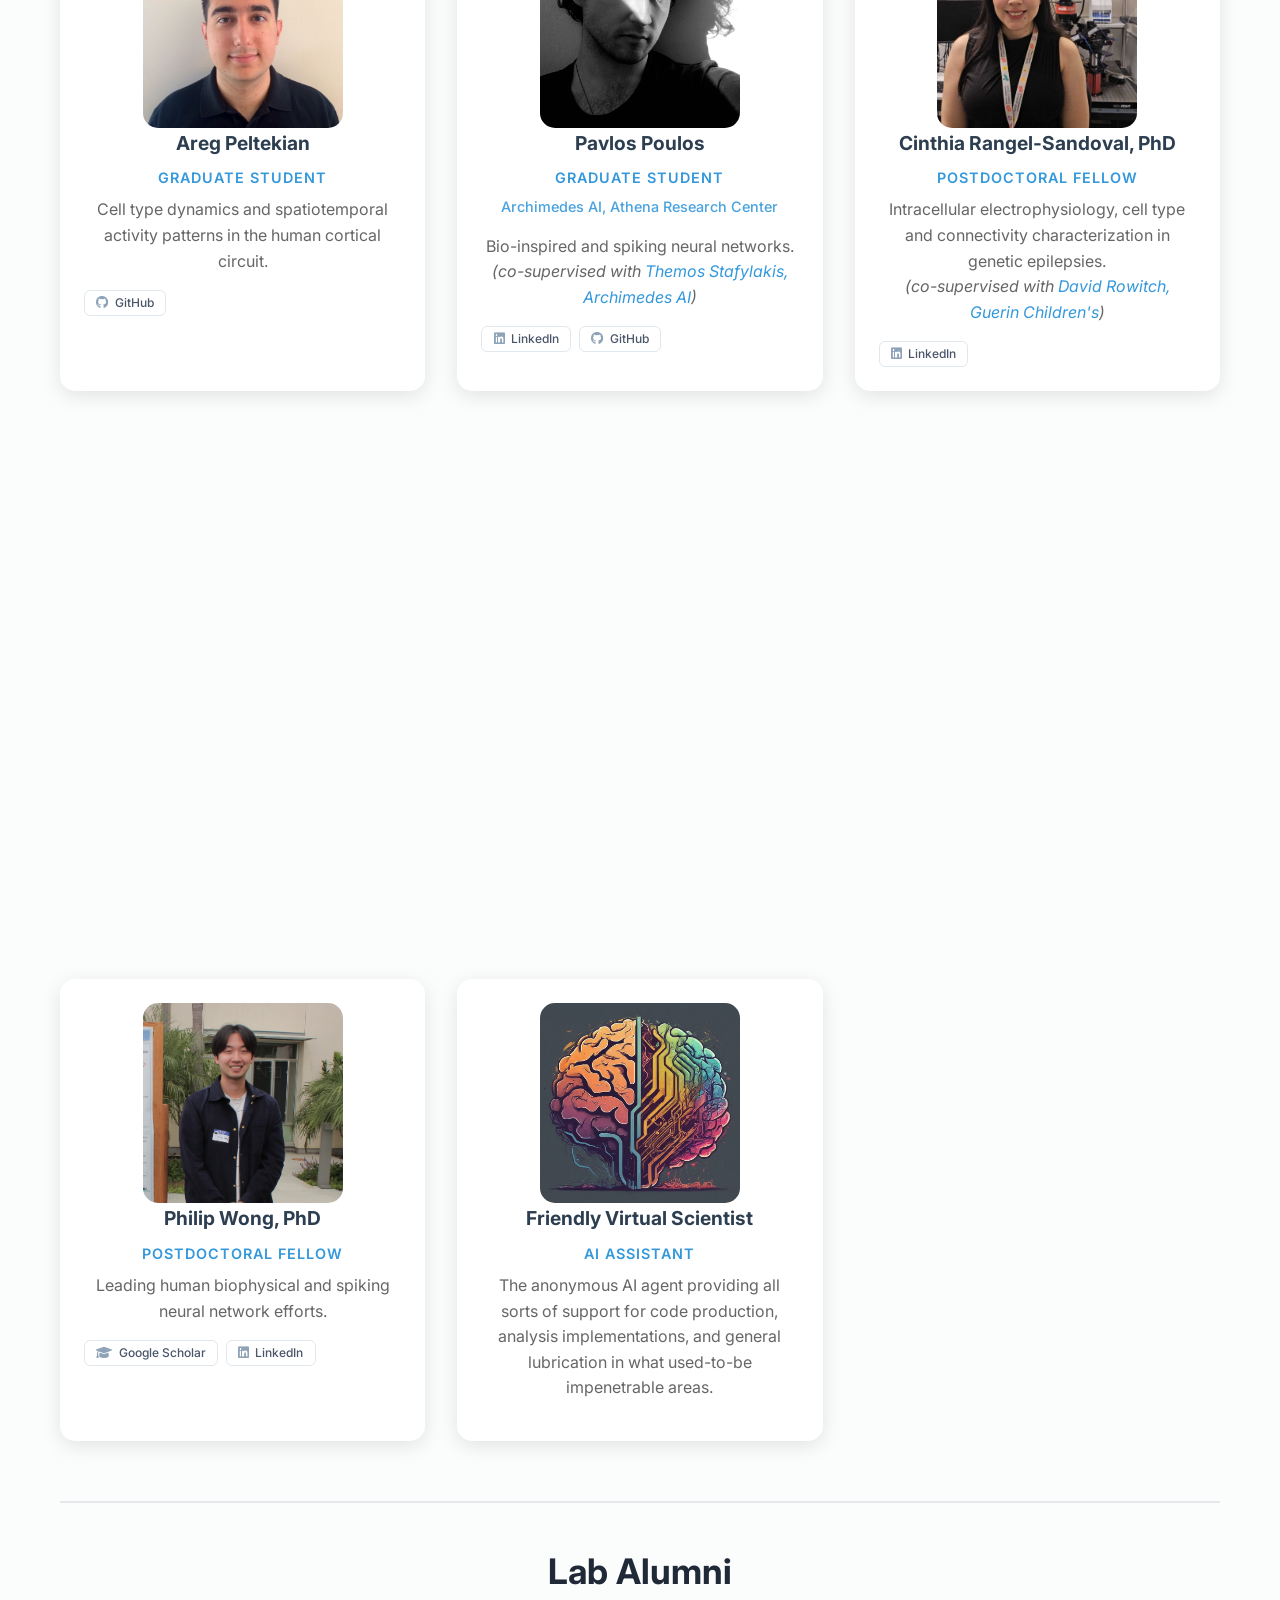
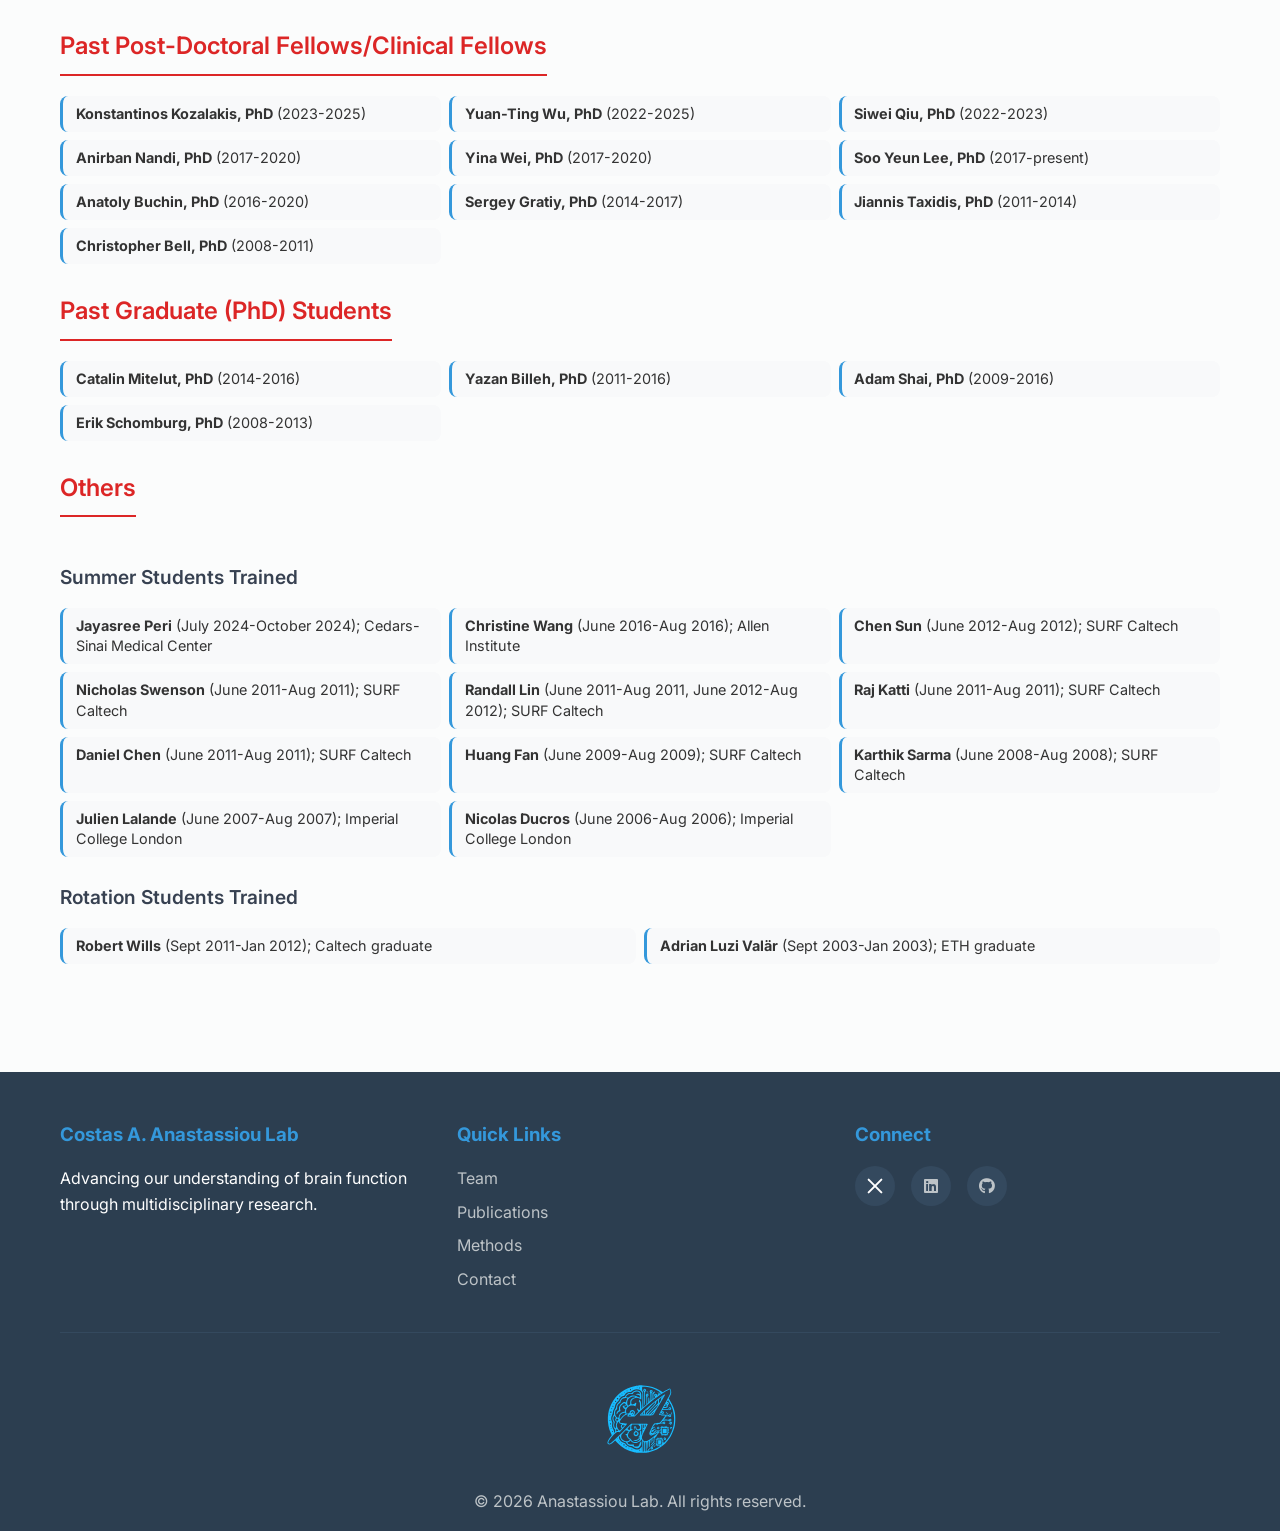
<file: team/index.html>
<!DOCTYPE html>
<html lang="en">
<head>
    <!-- Google tag (gtag.js) -->
    <script async src="https://www.googletagmanager.com/gtag/js?id=G-07PMZGM386"></script>
    <script>
    window.dataLayer = window.dataLayer || [];
    function gtag(){dataLayer.push(arguments);}
    gtag('js', new Date());

    gtag('config', 'G-07PMZGM386');
    </script>

    <meta charset="UTF-8">
    <meta name="viewport" content="width=device-width, initial-scale=1.0">
    <title>Team | Anastassiou Lab — Cedars-Sinai</title>
    <link rel="icon" type="image/svg+xml" href="/images/logo/ateam_logo_ppt_v3_favicon.svg">
    <link rel="stylesheet" href="/styles.css?v=2.6">
    <link href="https://fonts.googleapis.com/css2?family=Inter:wght@300;400;500;600;700&family=Crimson+Text:wght@400;600;700&display=swap" rel="stylesheet">
    <link rel="stylesheet" href="https://cdnjs.cloudflare.com/ajax/libs/font-awesome/6.0.0/css/all.min.css">

    <!-- SEO Meta Tags -->
    <meta name="description" content="Meet the Anastassiou Lab team: researchers in computational neuroscience, biophysics, and neuroAI at Cedars-Sinai Medical Center. Led by Costas A. Anastassiou.">
    <meta name="keywords" content="computational neuroscience, biophysics, neural circuits, human brain, Neuropixels, brain stimulation, spiking neural networks, Cedars-Sinai, Caltech, neuroAI">
    <meta name="author" content="Costas A. Anastassiou Lab">
    <meta name="robots" content="index, follow">
    <link rel="canonical" href="https://anastassioulab.org/team/">

    <!-- Open Graph -->
    <meta property="og:title" content="Team — Anastassiou Lab">
    <meta property="og:description" content="Meet the Anastassiou Lab team: researchers in computational neuroscience, biophysics, and neuroAI at Cedars-Sinai Medical Center. Led by Costas A. Anastassiou.">
    <meta property="og:image" content="https://anastassioulab.org/images/banner/banner_detail.png">
    <meta property="og:url" content="https://anastassioulab.org/team/">
    <meta property="og:type" content="website">
    <meta property="og:site_name" content="Anastassiou Lab">

    <!-- Twitter/X Card -->
    <meta name="twitter:card" content="summary_large_image">
    <meta name="twitter:title" content="Team — Anastassiou Lab">
    <meta name="twitter:description" content="Meet the Anastassiou Lab team: researchers in computational neuroscience, biophysics, and neuroAI at Cedars-Sinai Medical Center. Led by Costas A. Anastassiou.">
    <meta name="twitter:image" content="https://anastassioulab.org/images/banner/banner_detail.png">

    <!-- Person Structured Data -->
    <script type="application/ld+json">
    [
      {
        "@context": "https://schema.org",
        "@type": "Person",
        "name": "Costas A. Anastassiou",
        "jobTitle": "Associate Professor of Neurosurgery, Biomedical Sciences, and Neurology",
        "affiliation": { "@type": "ResearchOrganization", "name": "Anastassiou Lab", "url": "https://anastassioulab.org" },
        "url": "https://anastassioulab.org/team/",
        "sameAs": [
          "https://scholar.google.com/citations?user=FlAvpWkAAAAJ",
          "https://orcid.org/0000-0002-6793-0611",
          "https://www.linkedin.com/in/costas-anastassiou-1824945/",
          "https://www.cms.caltech.edu/people/costas-a-anastassiou",
          "https://researchers.cedars-sinai.edu/Costas.Anastassiou"
        ]
      },
      {
        "@context": "https://schema.org",
        "@type": "Person",
        "name": "Philip Wong",
        "jobTitle": "Postdoctoral Fellow",
        "affiliation": { "@type": "ResearchOrganization", "name": "Anastassiou Lab", "url": "https://anastassioulab.org" },
        "url": "https://anastassioulab.org/team/",
        "sameAs": [
          "https://scholar.google.com/citations?user=uG9KZfkAAAAJ",
          "https://www.linkedin.com/in/philipwong214/"
        ]
      },
      {
        "@context": "https://schema.org",
        "@type": "Person",
        "name": "Shayan Farzad",
        "jobTitle": "Postdoctoral Fellow",
        "affiliation": { "@type": "ResearchOrganization", "name": "Anastassiou Lab", "url": "https://anastassioulab.org" },
        "url": "https://anastassioulab.org/team/",
        "sameAs": [
          "https://scholar.google.com/citations?user=0RTJtHIAAAAJ",
          "https://www.linkedin.com/in/shayan-farzad"
        ]
      },
      {
        "@context": "https://schema.org",
        "@type": "Person",
        "name": "Nooshin Abdollahi",
        "jobTitle": "Postdoctoral Fellow",
        "affiliation": { "@type": "ResearchOrganization", "name": "Anastassiou Lab", "url": "https://anastassioulab.org" },
        "url": "https://anastassioulab.org/team/",
        "sameAs": [
          "https://scholar.google.com/citations?user=zy2neaYAAAAJ",
          "https://www.linkedin.com/in/nooshin-abdollahi-004188105"
        ]
      },
      {
        "@context": "https://schema.org",
        "@type": "Person",
        "name": "Cinthia Rangel-Sandoval",
        "jobTitle": "Postdoctoral Fellow",
        "affiliation": { "@type": "ResearchOrganization", "name": "Anastassiou Lab", "url": "https://anastassioulab.org" },
        "url": "https://anastassioulab.org/team/",
        "sameAs": [
          "https://www.linkedin.com/in/cinthia-rangel-bb0137172/"
        ]
      },
      {
        "@context": "https://schema.org",
        "@type": "Person",
        "name": "Dianna Hidalgo",
        "jobTitle": "Graduate Student",
        "affiliation": { "@type": "ResearchOrganization", "name": "Anastassiou Lab", "url": "https://anastassioulab.org" },
        "url": "https://anastassioulab.org/team/",
        "sameAs": [
          "https://scholar.google.com/citations?user=DgMhd2sAAAAJ",
          "https://www.linkedin.com/in/dianna-hidalgo-956247161/"
        ]
      },
      {
        "@context": "https://schema.org",
        "@type": "Person",
        "name": "Pavlos Poulos",
        "jobTitle": "Graduate Student",
        "affiliation": { "@type": "ResearchOrganization", "name": "Anastassiou Lab", "url": "https://anastassioulab.org" },
        "url": "https://anastassioulab.org/team/",
        "sameAs": [
          "https://www.linkedin.com/in/pavlos-poulos/"
        ]
      }
    ]
    </script>
</head>
<body>
    <nav class="navbar">
        <div class="nav-container">
            <div class="nav-logo">
                <a href="/">
                    <img src="/images/logo/ateam_logo_ppt_v3.svg" alt="Lab Crest" class="nav-logo-img">
                </a>
                <h2>Costas A. Anastassiou Lab</h2>
            </div>
            <ul class="nav-menu">
                <li><a href="/">Home</a></li>
                <li class="nav-divider">|</li>
                <li><a href="/#about">About</a></li>
                <li class="nav-divider">|</li>
                <li><a href="/team/">Team</a></li>
                <li class="nav-divider">|</li>
                <li><a href="/projects/">Projects</a></li>
                <li class="nav-divider">|</li>
                <li><a href="/publications/">Publications</a></li>
                <li class="nav-divider">|</li>
                <li><a href="/methods/">Methods</a></li>
                <li class="nav-divider">|</li>
                <li><a href="/jobs/">Jobs</a></li>
                <li class="nav-divider">|</li>
                <li><a href="/contact/">Contact</a></li>
            </ul>
            <div class="hamburger" onclick="this.classList.toggle('active');document.querySelector('.nav-menu').classList.toggle('active');">
                <span></span>
                <span></span>
                <span></span>
            </div>
        </div>
    </nav>

    <section id="team" class="team">
        <div class="container">
            <h2 class="section-title">Lab Members</h2>
            <div class="team-grid">
                <!-- Principal Investigator -->
                <div class="team-member featured" data-member="costas">
                    <div class="member-photo">
                        <img src="/images/members/CostasA/29837-NS-SURG--Costas Anastassiou, PhD-Environmental 001-1280x1280.png" alt="Costas Anastassiou, PhD - Principal Investigator">
                    </div>
                    <div class="member-info">
                        <h3>Costas Anastassiou, PhD</h3>
                        <p class="member-title">Principal Investigator</p>
                                                <p class="member-affiliations">
                            <a href="https://researchers.cedars-sinai.edu/Costas.Anastassiou" target="_blank" onclick="event.stopPropagation()">Associate Professor of Neurosurgery, Biomedical Sciences, and Neurology, Cedars-Sinai Medical Center</a><br>
                            <a href="https://www.cms.caltech.edu/" target="_blank" onclick="event.stopPropagation()">Faculty Associate, Computing + Mathematical Sciences</a>, <a href="https://www.caltech.edu/" target="_blank" onclick="event.stopPropagation()">California Institute of Technology</a><br>
                            <a href="https://archimedesai.gr/en/researchers/costas-anastassiou" target="_blank" onclick="event.stopPropagation()">Affiliated Researcher, Archimedes AI, Athena Research Center</a>
                        </p>

                        <div class="member-links">
                            <a href="https://scholar.google.com/citations?user=FlAvpWkAAAAJ&hl=en&oi=sra" target="_blank" class="profile-link" onclick="event.stopPropagation()">
                                <i class="fas fa-graduation-cap"></i>
                                <span class="link-keyword">Google Scholar</span>
                            </a>
                            <a href="https://orcid.org/0000-0002-6793-0611" target="_blank" class="profile-link" onclick="event.stopPropagation()">
                                <i class="fab fa-orcid"></i>
                                <span class="link-keyword">ORCID</span>
                            </a>
                            <a href="https://researchers.cedars-sinai.edu/Costas.Anastassiou" target="_blank" class="profile-link" onclick="event.stopPropagation()">
                                <i class="fas fa-user-md"></i>
                                <span class="link-keyword">Cedars-Sinai Profile</span>
                            </a>
                            <a href="https://www.cedars-sinai.edu/health-sciences-university/research/labs/anastassiou.html" target="_blank" class="profile-link" onclick="event.stopPropagation()">
                                <i class="fas fa-flask"></i>
                                <span class="link-keyword">Cedars-Sinai Lab Website</span>
                            </a>
                            <a href="https://www.cms.caltech.edu/people/costas-a-anastassiou" target="_blank" class="profile-link" onclick="event.stopPropagation()">
                                <i class="fas fa-university"></i>
                                <span class="link-keyword">Caltech Profile</span>
                            </a>
                            <a href="https://archimedesai.gr/en/" target="_blank" class="profile-link" onclick="event.stopPropagation()">
                                <i class="fas fa-robot"></i>
                                <span class="link-keyword">Archimedes AI</span>
                            </a>
                            <a href="https://www.linkedin.com/in/costas-anastassiou-1824945/" target="_blank" class="profile-link" onclick="event.stopPropagation()">
                                <i class="fab fa-linkedin"></i>
                                <span class="link-keyword">LinkedIn</span>
                            </a>
                        </div>
                    </div>
                </div>

                <!-- Postdoctoral Fellow - Nooshin Abdollahi -->
                <div class="team-member" data-member="nooshin">
                    <div class="member-photo">
                        <img src="/images/members/NooshinA/1700789091837.jpeg" alt="Nooshin Abdollahi, PhD - Postdoctoral Fellow">
                    </div>
                    <div class="member-info">
                        <h3>Nooshin Abdollahi, PhD</h3>
                        <p class="member-title">Postdoctoral Fellow</p>
                        <p class="member-bio">
                            Growing cells in computers via gradient-based methods and high-performance computing.
                        </p>
                        <div class="member-links">
                            <a href="https://scholar.google.com/citations?user=zy2neaYAAAAJ&hl=en&oi=ao" target="_blank" class="profile-link" onclick="event.stopPropagation()">
                                <i class="fas fa-graduation-cap"></i>
                                <span class="link-keyword">Google Scholar</span>
                            </a>
                            <a href="https://www.linkedin.com/in/nooshin-abdollahi-004188105" target="_blank" class="profile-link" onclick="event.stopPropagation()">
                                <i class="fab fa-linkedin"></i>
                                <span class="link-keyword">LinkedIn</span>
                            </a>
                        </div>
                    </div>
                </div>

                <!-- Research Associate II -->
                <div class="team-member" data-member="vitalie">
                    <div class="member-photo">
                        <img src="/images/members/VitalieC/vitalie_pic.webp" alt="Vitalie Cervinschi - Research Associate II">
                    </div>
                    <div class="member-info">
                        <h3>Vitalie Cervinschi</h3>
                        <p class="member-title">Research Associate II</p>
                        <p class="member-bio">
                            Modeling and analysis of extracellular electrophysiology data.
                        </p>
                        <div class="member-links">
                            <a href="https://github.com/moscraciunxxx" target="_blank" class="profile-link" onclick="event.stopPropagation()">
                                <i class="fab fa-github"></i>
                                <span class="link-keyword">GitHub</span>
                            </a>
                        </div>
                    </div>
                </div>

                <!-- Undergraduate Researcher - Pranati Chintada -->
                <div class="team-member" data-member="pranati">
                    <div class="member-photo">
                        <img src="/images/members/missing_member/missing_member.png" alt="Pranati Chintada - Undergraduate Researcher">
                    </div>
                    <div class="member-info">
                        <h3>Pranati Chintada</h3>
                        <p class="member-title">Undergraduate Researcher</p>
                        <p class="member-affiliations">
                            <a href="https://www.caltech.edu/" target="_blank" onclick="event.stopPropagation()" style="color: #3498db; text-decoration: none;">California Institute of Technology</a>
                        </p>
                        <p class="member-bio">
                            Mapping human cell experiments to cell types that generalizes across modalities.
                        </p>
                        <div class="member-links">
                            <a href="https://www.linkedin.com/in/pranati-chintada-376121321/" target="_blank" class="profile-link" onclick="event.stopPropagation()">
                                <i class="fab fa-linkedin"></i>
                                <span class="link-keyword">LinkedIn</span>
                            </a>
                        </div>
                    </div>
                </div>

                <!-- Postdoctoral Fellow - Shayan Farzad -->
                <div class="team-member" data-member="shayan">
                    <div class="member-photo">
                        <img src="/images/members/ShayanF/IMG_2942.jpg" alt="Shayan Farzad, PhD - Postdoctoral Fellow">
                    </div>
                    <div class="member-info">
                        <h3>Shayan Farzad, PhD</h3>
                        <p class="member-title">Postdoctoral Fellow</p>
                        <p class="member-bio">
                            Leading bio-realistic circuit simulations and high-performance computing efforts.
                        </p>
                        <div class="member-links">
                            <a href="https://scholar.google.com/citations?user=0RTJtHIAAAAJ&hl=en" target="_blank" class="profile-link" onclick="event.stopPropagation()">
                                <i class="fas fa-graduation-cap"></i>
                                <span class="link-keyword">Google Scholar</span>
                            </a>
                            <a href="https://www.linkedin.com/in/shayan-farzad" target="_blank" class="profile-link" onclick="event.stopPropagation()">
                                <i class="fab fa-linkedin"></i>
                                <span class="link-keyword">LinkedIn</span>
                            </a>
                        </div>
                    </div>
                </div>

                <!-- Research Support Assistant -->
                <div class="team-member" data-member="zeynep">
                    <div class="member-photo">
                        <img src="/images/members/ZeynepG/image_9-19-23_at_17.26_720.jpg" alt="Zeynep Goktepe - Research Support Assistant">
                    </div>
                    <div class="member-info">
                        <h3>Zeynep Goktepe</h3>
                        <p class="member-title">Research Support Assistant</p>
                        <p class="member-affiliations">
                            <a href="https://www.caltech.edu/" target="_blank" onclick="event.stopPropagation()" style="color: #3498db; text-decoration: none;">California Institute of Technology</a>
                        </p>
                        <p class="member-bio">
                            Surrogate models of human cellular data spanning cell types.
                        </p>
                        <div class="member-links">
                            <a href="https://www.linkedin.com/in/zeynep-goktepe-9bb5a8205/" target="_blank" class="profile-link" onclick="event.stopPropagation()">
                                <i class="fab fa-linkedin"></i>
                                <span class="link-keyword">LinkedIn</span>
                            </a>
                            <a href="https://github.com/Zeynoyder1" target="_blank" class="profile-link" onclick="event.stopPropagation()">
                                <i class="fab fa-github"></i>
                                <span class="link-keyword">GitHub</span>
                            </a>
                        </div>
                    </div>
                </div>

                <!-- Graduate Student -->
                <div class="team-member" data-member="dianna">
                    <div class="member-photo">
                        <img src="/images/members/missing_member/missing_member.png" alt="Dianna Hidalgo - Graduate Student">
                    </div>
                    <div class="member-info">
                        <h3>Dianna Hidalgo</h3>
                        <p class="member-title">Graduate Student</p>
                        <p class="member-affiliations">
                            <a href="https://www.harvard.edu/" target="_blank" onclick="event.stopPropagation()" style="color: #3498db; text-decoration: none;">Harvard Medical School</a>
                        </p>
                        <p class="member-bio">
                            Computations of the human cortical microcircuits.
                            <br><em>(co-supervised with <a href="https://klab.tch.harvard.edu/" target="_blank" style="color: #3498db; text-decoration: none;">Gabriel Kreiman, Harvard Medical School</a>)</em>
                        </p>
                        <div class="member-links">
                            <a href="https://scholar.google.com/citations?user=DgMhd2sAAAAJ&hl=en&oi=ao" target="_blank" class="profile-link" onclick="event.stopPropagation()">
                                <i class="fas fa-graduation-cap"></i>
                                <span class="link-keyword">Google Scholar</span>
                            </a>
                            <a href="https://www.linkedin.com/in/dianna-hidalgo-956247161/" target="_blank" class="profile-link" onclick="event.stopPropagation()">
                                <i class="fab fa-linkedin"></i>
                                <span class="link-keyword">LinkedIn</span>
                            </a>
                        </div>
                    </div>
                </div>

                <!-- Graduate Student -->
                <div class="team-member" data-member="areg">
                    <div class="member-photo">
                        <img src="/images/members/AregP/IMG_8122.jpeg" alt="Areg Peltekian - Graduate Student">
                    </div>
                    <div class="member-info">
                        <h3>Areg Peltekian</h3>
                        <p class="member-title">Graduate Student</p>
                        <p class="member-bio">
                            Cell type dynamics and spatiotemporal activity patterns in the human cortical circuit.
                        </p>
                        <div class="member-links">
                            <a href="https://github.com/pelteki" target="_blank" class="profile-link" onclick="event.stopPropagation()">
                                <i class="fab fa-github"></i>
                                <span class="link-keyword">GitHub</span>
                            </a>
                        </div>
                    </div>
                </div>

                <!-- Graduate Student -->
                <div class="team-member" data-member="pavlos">
                    <div class="member-photo">
                        <img src="/images/members/PavlosP/IMG_1167.JPG" alt="Pavlos Poulos - Graduate Student">
                    </div>
                    <div class="member-info">
                        <h3>Pavlos Poulos</h3>
                        <p class="member-title">Graduate Student</p>
                        <p class="member-affiliations">
                            <a href="https://archimedesai.gr/en/" target="_blank" onclick="event.stopPropagation()" style="color: #3498db; text-decoration: none;">Archimedes AI, Athena Research Center</a>
                        </p>
                        <p class="member-bio">
                            Bio-inspired and spiking neural networks.
                            <br><em>(co-supervised with <a href="https://archimedesai.gr/en/researchers/themos-stafylakis" target="_blank" style="color: #3498db; text-decoration: none;">Themos Stafylakis, Archimedes AI</a>)</em>
                        </p>
                        <div class="member-links">
                            <a href="https://www.linkedin.com/in/pavlos-poulos/?originalSubdomain=gr" target="_blank" class="profile-link" onclick="event.stopPropagation()">
                                <i class="fab fa-linkedin"></i>
                                <span class="link-keyword">LinkedIn</span>
                            </a>
                            <a href="https://github.com/PavlosPo" target="_blank" class="profile-link" onclick="event.stopPropagation()">
                                <i class="fab fa-github"></i>
                                <span class="link-keyword">GitHub</span>
                            </a>
                        </div>
                    </div>
                </div>

                <!-- Postdoctoral Fellow -->
                <div class="team-member" data-member="cinthia">
                    <div class="member-photo">
                        <img src="/images/members/CinthiaSR/1000165166.jpg" alt="Cinthia Rangel-Sandoval, PhD - Postdoctoral Fellow">
                    </div>
                    <div class="member-info">
                        <h3>Cinthia Rangel-Sandoval, PhD</h3>
                        <p class="member-title">Postdoctoral Fellow</p>
                        <p class="member-bio">
                            Intracellular electrophysiology, cell type and connectivity characterization in genetic epilepsies.
                            <br><em>(co-supervised with <a href="https://researchers.cedars-sinai.edu/David.Rowitch" target="_blank" style="color: #3498db; text-decoration: none;">David Rowitch, Guerin Children's</a>)</em>
                        </p>
                        <div class="member-links">
                            <a href="https://www.linkedin.com/in/cinthia-rangel-bb0137172/" target="_blank" class="profile-link" onclick="event.stopPropagation()">
                                <i class="fab fa-linkedin"></i>
                                <span class="link-keyword">LinkedIn</span>
                            </a>
                        </div>
                    </div>
                </div>

                <!-- Undergraduate Researcher -->
                <div class="team-member" data-member="katelyn">
                    <div class="member-photo">
                        <img src="/images/members/KatelynS/headshot.jpeg" alt="Katelyn Sadorf - Undergraduate Researcher">
                    </div>
                    <div class="member-info">
                        <h3>Katelyn Sadorf</h3>
                        <p class="member-title">Undergraduate Researcher</p>
                        <p class="member-affiliations">
                            <a href="https://www.caltech.edu/" target="_blank" onclick="event.stopPropagation()" style="color: #3498db; text-decoration: none;">California Institute of Technology</a>
                        </p>
                        <p class="member-bio">
                            Principles of neural computation in biological and artificial brain circuits.
                        </p>
                        <div class="member-links">
                            <a href="https://www.linkedin.com/in/katelyn-sadorf/" target="_blank" class="profile-link" onclick="event.stopPropagation()">
                                <i class="fab fa-linkedin"></i>
                                <span class="link-keyword">LinkedIn</span>
                            </a>
                        </div>
                    </div>
                </div>

                <!-- Research Support Assistant - Ryan Shahbaba -->
                <div class="team-member" data-member="ryan">
                    <div class="member-photo">
                        <img src="/images/members/RyanShahbaba/1761596238471.jpeg" alt="Ryan Shahbaba - Research Support Assistant">
                    </div>
                    <div class="member-info">
                        <h3>Ryan Shahbaba</h3>
                        <p class="member-title">Research Support Assistant</p>
                        <p class="member-affiliations">
                            <a href="https://www.caltech.edu/" target="_blank" onclick="event.stopPropagation()" style="color: #3498db; text-decoration: none;">California Institute of Technology</a>
                        </p>
                        <p class="member-bio">
                            NeuroAI at the interface of cellular biophysics and extracellular dynamics; ML-based classification of human in vivo recorded units by cell class, type, and subtype.
                        </p>
                        <div class="member-links">
                            <a href="https://scholar.google.com/citations?user=uV2Nh_EAAAAJ&hl=en" target="_blank" class="profile-link" onclick="event.stopPropagation()">
                                <i class="fas fa-graduation-cap"></i>
                                <span class="link-keyword">Google Scholar</span>
                            </a>
                            <a href="https://www.linkedin.com/in/ryan-shahbaba-797314275/" target="_blank" class="profile-link" onclick="event.stopPropagation()">
                                <i class="fab fa-linkedin"></i>
                                <span class="link-keyword">LinkedIn</span>
                            </a>
                        </div>
                    </div>
                </div>

                <!-- Tsinghua-Cedars Graduate Fellow - Ziheng Wang -->
                <div class="team-member" data-member="ziheng">
                    <div class="member-photo">
                        <img src="/images/members/ZihengW/headshot.jpg" alt="Ziheng Wang - Tsinghua-Cedars Graduate Fellow">
                    </div>
                    <div class="member-info">
                        <h3>Ziheng Wang</h3>
                        <p class="member-title">Tsinghua-Cedars Graduate Fellow</p>
                        <p class="member-affiliations">
                            <a href="https://www.tsinghua.edu.cn/en/" target="_blank" onclick="event.stopPropagation()" style="color: #3498db; text-decoration: none;">Tsinghua University School of Medicine</a>
                        </p>
                        <p class="member-bio">
                            Human brain slice electrophysiology and the development of next-generation brain stimulation protocols.
                        </p>
                    </div>
                </div>

                <!-- Postdoctoral Fellow - Philip Wong -->
                <div class="team-member" data-member="philip">
                    <div class="member-photo">
                        <img src="/images/members/PhilipW/philip-wong.jpg" alt="Philip Wong, PhD - Postdoctoral Fellow">
                    </div>
                    <div class="member-info">
                        <h3>Philip Wong, PhD</h3>
                        <p class="member-title">Postdoctoral Fellow</p>
                        <p class="member-bio">
                            Leading human biophysical and spiking neural network efforts.
                        </p>
                        <div class="member-links">
                            <a href="https://scholar.google.com/citations?user=uG9KZfkAAAAJ&hl=en&oi=ao" target="_blank" class="profile-link" onclick="event.stopPropagation()">
                                <i class="fas fa-graduation-cap"></i>
                                <span class="link-keyword">Google Scholar</span>
                            </a>
                            <a href="https://www.linkedin.com/in/philipwong214/" target="_blank" class="profile-link" onclick="event.stopPropagation()">
                                <i class="fab fa-linkedin"></i>
                                <span class="link-keyword">LinkedIn</span>
                            </a>
                        </div>
                    </div>
                </div>

                <!-- AI Assistant -->
                <div class="team-member" data-member="virtual">
                    <div class="member-photo">
                        <img src="/images/members/missing_member/missing_member.png" alt="Friendly Virtual Scientist - AI Assistant">
                    </div>
                    <div class="member-info">
                        <h3>Friendly Virtual Scientist</h3>
                        <p class="member-title">AI Assistant</p>
                        <p class="member-bio">
                            The anonymous AI agent providing all sorts of support for code production, analysis implementations, and general lubrication in what used-to-be impenetrable areas.
                        </p>
                    </div>
                </div>
            </div>

            <!-- Lab Alumni Section -->
            <div class="alumni-section">
                <h3 class="alumni-title">Lab Alumni</h3>

                <div class="alumni-category">
                    <h4>Past Post-Doctoral Fellows/Clinical Fellows</h4>
                    <div class="alumni-grid">
                        <div class="alumni-item"><strong>Konstantinos Kozalakis, PhD</strong> (2023-2025)</div>
                        <div class="alumni-item"><strong>Yuan-Ting Wu, PhD</strong> (2022-2025)</div>
                        <div class="alumni-item"><strong>Siwei Qiu, PhD</strong> (2022-2023)</div>
                        <div class="alumni-item"><strong>Anirban Nandi, PhD</strong> (2017-2020)</div>
                        <div class="alumni-item"><strong>Yina Wei, PhD</strong> (2017-2020)</div>
                        <div class="alumni-item"><strong>Soo Yeun Lee, PhD</strong> (2017-present)</div>
                        <div class="alumni-item"><strong>Anatoly Buchin, PhD</strong> (2016-2020)</div>
                        <div class="alumni-item"><strong>Sergey Gratiy, PhD</strong> (2014-2017)</div>
                        <div class="alumni-item"><strong>Jiannis Taxidis, PhD</strong> (2011-2014)</div>
                        <div class="alumni-item"><strong>Christopher Bell, PhD</strong> (2008-2011)</div>
                    </div>
                </div>

                <div class="alumni-category">
                    <h4>Past Graduate (PhD) Students</h4>
                    <div class="alumni-grid">
                        <div class="alumni-item"><strong>Catalin Mitelut, PhD</strong> (2014-2016)</div>
                        <div class="alumni-item"><strong>Yazan Billeh, PhD</strong> (2011-2016)</div>
                        <div class="alumni-item"><strong>Adam Shai, PhD</strong> (2009-2016)</div>
                        <div class="alumni-item"><strong>Erik Schomburg, PhD</strong> (2008-2013)</div>
                    </div>
                </div>

                <div class="alumni-category">
                    <h4>Others</h4>

                    <h5>Summer Students Trained</h5>
                    <div class="alumni-grid">
                        <div class="alumni-item"><strong>Jayasree Peri</strong> (July 2024-October 2024); Cedars-Sinai Medical Center</div>
                        <div class="alumni-item"><strong>Christine Wang</strong> (June 2016-Aug 2016); Allen Institute</div>
                        <div class="alumni-item"><strong>Chen Sun</strong> (June 2012-Aug 2012); SURF Caltech</div>
                        <div class="alumni-item"><strong>Nicholas Swenson</strong> (June 2011-Aug 2011); SURF Caltech</div>
                        <div class="alumni-item"><strong>Randall Lin</strong> (June 2011-Aug 2011, June 2012-Aug 2012); SURF Caltech</div>
                        <div class="alumni-item"><strong>Raj Katti</strong> (June 2011-Aug 2011); SURF Caltech</div>
                        <div class="alumni-item"><strong>Daniel Chen</strong> (June 2011-Aug 2011); SURF Caltech</div>
                        <div class="alumni-item"><strong>Huang Fan</strong> (June 2009-Aug 2009); SURF Caltech</div>
                        <div class="alumni-item"><strong>Karthik Sarma</strong> (June 2008-Aug 2008); SURF Caltech</div>
                        <div class="alumni-item"><strong>Julien Lalande</strong> (June 2007-Aug 2007); Imperial College London</div>
                        <div class="alumni-item"><strong>Nicolas Ducros</strong> (June 2006-Aug 2006); Imperial College London</div>
                    </div>

                    <h5>Rotation Students Trained</h5>
                    <div class="alumni-grid">
                        <div class="alumni-item"><strong>Robert Wills</strong> (Sept 2011-Jan 2012); Caltech graduate</div>
                        <div class="alumni-item"><strong>Adrian Luzi Valär</strong> (Sept 2003-Jan 2003); ETH graduate</div>
                    </div>
                </div>
            </div>
        </div>
    </section>

    <!-- Member Modal -->
    <div id="memberModal" class="modal">
        <div class="modal-content">
            <span class="close">&times;</span>
            <div id="modalContent"></div>
        </div>
    </div>

    <footer class="footer">
        <div class="container">
            <div class="footer-content">
                <div class="footer-section">
                    <h3>Costas A. Anastassiou Lab</h3>
                    <p>Advancing our understanding of brain function through multidisciplinary research.</p>
                </div>
                <div class="footer-section">
                    <h3>Quick Links</h3>
                    <ul>
                        <li><a href="/team/">Team</a></li>
                        <li><a href="/publications/">Publications</a></li>
                        <li><a href="/methods/">Methods</a></li>
                        <li><a href="/contact/">Contact</a></li>
                    </ul>
                </div>
                <div class="footer-section">
                    <h3>Connect</h3>
                    <div class="social-links">
                        <a href="https://x.com/anastassiou_lab" target="_blank" class="x-link"></a>
                        <a href="https://www.linkedin.com/in/costas-anastassiou-1824945/" target="_blank"><i class="fab fa-linkedin"></i></a>
                        <a href="https://github.com/anastassiou-team" target="_blank"><i class="fab fa-github"></i></a>
                    </div>
                </div>
            </div>
            <div class="footer-bottom">
                <div class="footer-logo">
                    <img src="/images/logo/ateam_logo_ppt_v3.svg" alt="Anastassiou Lab" class="footer-logo-img">
                </div>
                <p>&copy; 2026 Anastassiou Lab. All rights reserved.</p>
            </div>
        </div>
    </footer>

    <script src="/script.js?v=2.8"></script>
</body>
</html>
</file>
<file: styles.css>
/* Reset and Base Styles */
* {
    margin: 0;
    padding: 0;
    box-sizing: border-box;
}

/* Cross-Browser Compatibility */
html {
    -webkit-text-size-adjust: 100%;
    -ms-text-size-adjust: 100%;
}

body {
    -webkit-font-smoothing: antialiased;
    -moz-osx-font-smoothing: grayscale;
    text-rendering: optimizeLegibility;
}

body {
    font-family: 'Inter', -apple-system, BlinkMacSystemFont, 'Segoe UI', Roboto, sans-serif;
    line-height: 1.6;
    color: #333;
    overflow-x: hidden;
}

.container {
    max-width: 1200px;
    margin: 0 auto;
    padding: 0 20px;
}

/* Navigation */
.navbar {
    position: fixed;
    top: 0;
    width: 100%;
    background: rgba(255, 255, 255, 0.95);
    /* backdrop-filter: blur(10px); */
    z-index: 1000;
    transition: all 0.3s ease;
    border-bottom: 1px solid rgba(0, 0, 0, 0.1);
}

.nav-container {
    max-width: 1200px;
    margin: 0 auto;
    padding: 0 20px;
    display: flex;
    justify-content: space-between;
    align-items: center;
    height: 70px;
}

.nav-logo h2 {
    color: #2c3e50;
    font-weight: 600;
    font-size: 1.155rem;
    font-family: 'Crimson Text', serif;
}

.nav-logo {
    display: flex;
    align-items: center;
    gap: 4px;
    overflow: hidden;
    min-width: 0;
}

.nav-logo-img {
    height: 108px;
    width: auto;
    object-fit: contain;
    position: relative;
    z-index: 1002;
}

.nav-menu {
    display: flex;
    list-style: none;
    gap: 0.2rem;
    align-items: center;
}

.nav-divider {
    color: #bdc3c7;
    font-weight: 700;
    font-size: 0.9rem;
    margin: 0 0.2rem;
}

.nav-menu a {
    text-decoration: none;
    color: #2c3e50;
    font-weight: 500;
    transition: color 0.3s ease;
    position: relative;
}

.nav-menu a:hover {
    color: #3498db;
}

.nav-menu a::after {
    content: '';
    position: absolute;
    bottom: -5px;
    left: 0;
    width: 0;
    height: 2px;
    background: #3498db;
}

.nav-menu a::after {
    content: '';
    position: absolute;
    bottom: -5px;
    left: 0;
    width: 0;
    height: 2px;
    background: #3498db;
    transition: width 0.3s ease;
}

.nav-menu a:hover::after {
    width: 100%;
}

.hamburger {
    display: none;
    flex-direction: column;
    cursor: pointer;
    position: relative;
    z-index: 1010;
    padding: 10px;
}

.hamburger span {
    width: 25px;
    height: 3px;
    background: #2c3e50;
    margin: 3px 0;
    transition: 0.3s;
}

/* Hero Section */
.hero {
    min-height: 70vh;
    display: flex;
    align-items: center;
    padding-top: 70px;
    position: relative;
    overflow: hidden;
}

/* Biocytin-filled human neurons over the red gradient.
   The texture is built by tools/banner/build_banner.py. */
.hero::before {
    content: '';
    position: absolute;
    inset: 0;
    background:
        url('images/neurons/hero-neurons.webp') center/cover no-repeat,
        linear-gradient(135deg, rgba(220, 38, 38, 0.75) 0%, rgba(153, 27, 27, 0.75) 100%);
    z-index: 0;
}

@media (max-width: 768px) {
    .hero::before {
        background-position: 30% center, 0 0;
    }
}

/* Animation Container */
.animation-container {
    position: relative;
    width: 100%;
    max-width: 500px;
    border-radius: 15px;
    overflow: hidden;
    box-shadow: 0 20px 40px rgba(0, 0, 0, 0.3);
    z-index: 1;
}

.hero-animation {
    width: 100%;
    height: auto;
    display: block;
    border-radius: 15px;
    z-index: 1;
}

.animation-overlay {
    position: absolute;
    top: 0;
    left: 0;
    right: 0;
    bottom: 0;
    background: rgba(0, 0, 0, 0.1);
    display: flex;
    align-items: center;
    justify-content: center;
    opacity: 0;
    transition: opacity 0.3s ease;
}

.animation-container:hover .animation-overlay {
    opacity: 1;
}

.play-button {
    width: 80px;
    height: 80px;
    background: rgba(255, 255, 255, 0.9);
    border-radius: 50%;
    display: flex;
    align-items: center;
    justify-content: center;
    cursor: pointer;
    transition: all 0.3s ease;
}

.play-button i {
    font-size: 2rem;
    color: #dc2626;
    margin-left: 5px;
}

.play-button:hover {
    background: white;
    transform: scale(1.1);
}

.hero-container {
    max-width: 1200px;
    margin: 0 auto;
    padding: 0 20px;
    display: grid;
    grid-template-columns: 1fr 1fr;
    gap: 4rem;
    position: relative;
    z-index: 1;
    align-items: center;
}

.hero-content {
    color: white;
}

.hero-title {
    font-size: 3.5rem;
    font-weight: 700;
    margin-bottom: 1rem;
    line-height: 1.2;
}

.hero-title-container {
    display: flex;
    align-items: center;
    gap: 20px;
    margin-bottom: 1rem;
}

.hero-logo-img {
    height: 60px;
    width: auto;
    object-fit: contain;
    position: relative;
    z-index: 10;
}

.hero-subtitle {
    font-size: 1.5rem;
    font-weight: 600;
    margin-bottom: 1.5rem;
    text-shadow: 0 1px 3px rgba(0, 0, 0, 0.3);
}

.hero-description {
    font-size: 1.1rem;
    margin-bottom: 2rem;
    font-weight: 500;
    line-height: 1.7;
    text-shadow: 0 1px 3px rgba(0, 0, 0, 0.3);
}

.hero-description a {
    color: #333;
    text-decoration: none;
    transition: color 0.3s ease;
}

.hero-description a:hover {
    color: #666;
    text-decoration: underline;
}

.hero-buttons {
    display: flex;
    gap: 1rem;
    flex-wrap: wrap;
}

.btn {
    padding: 12px 24px;
    border-radius: 50px;
    text-decoration: none;
    font-weight: 600;
    transition: all 0.3s ease;
    display: inline-block;
    border: 2px solid transparent;
}

.btn-primary {
    background: transparent;
    color: black;
    border: 2px solid black;
}

.btn-primary:hover {
    background: black;
    color: white;
    transform: translateY(-2px);
    box-shadow: 0 10px 20px rgba(0, 0, 0, 0.2);
}

.btn-secondary {
    background: transparent;
    color: black;
    border: 2px solid black;
}

.btn-secondary:hover {
    background: black;
    color: white;
    transform: translateY(-2px);
}

.hero-visual {
    display: flex;
    justify-content: center;
    align-items: center;
}

.brain-circuit-animation {
    position: relative;
    width: 300px;
    height: 300px;
}

.neuron {
    position: absolute;
    width: 20px;
    height: 20px;
    background: rgba(255, 255, 255, 0.8);
    border-radius: 50%;
    animation: pulse 1.2s infinite;
}

.neuron:nth-child(1) {
    top: 50px;
    left: 50px;
    animation-delay: 0s;
}

.neuron:nth-child(2) {
    top: 100px;
    right: 50px;
    animation-delay: 0.5s;
}

.neuron:nth-child(3) {
    bottom: 50px;
    left: 150px;
    animation-delay: 1s;
}

.synapse {
    position: absolute;
    width: 2px;
    height: 100px;
    background: linear-gradient(to bottom, transparent, rgba(255, 255, 255, 0.6), transparent);
    left: 50%;
    top: 0;
    transform: translateX(-50%);
    animation: synapse 1.8s infinite;
}

@keyframes pulse {
    0%, 100% { transform: scale(1); opacity: 0.8; }
    50% { transform: scale(1.2); opacity: 1; }
}

@keyframes synapse {
    0%, 100% { opacity: 0.3; }
    50% { opacity: 0.8; }
}

/* Section Styles */
section {
    padding: 80px 0;
}

.section-title {
    text-align: center;
    font-size: 2.5rem;
    font-weight: 700;
    margin-bottom: 3rem;
    color: #2c3e50;
    position: relative;
}

.section-title::after {
    content: '';
    position: absolute;
    bottom: -10px;
    left: 50%;
    transform: translateX(-50%);
    width: 80px;
    height: 4px;
    background: linear-gradient(90deg, #dc2626, #991b1b);
    border-radius: 2px;
}

/* About Section */
.about {
    background: url('images/neuralis/neuralis_1.png') center/cover no-repeat fixed;
    position: relative;
}

.about::before {
    content: '';
    position: absolute;
    inset: 0;
    background: rgba(248, 249, 250, 0.88);
    z-index: 0;
}

.about-content {
    display: grid;
    grid-template-columns: 2fr 1fr;
    gap: 4rem;
    align-items: start;
}

.about-text p {
    margin-bottom: 1.5rem;
    font-size: 1.1rem;
    line-height: 1.8;
    color: #555;
}

.affiliations h3 {
    color: #2c3e50;
    margin-bottom: 1.5rem;
    font-size: 1.3rem;
}

.affiliations ul {
    list-style: none;
}

.affiliations li {
    display: flex;
    align-items: center;
    margin-bottom: 1rem;
    padding: 1rem;
    background: white;
    border-radius: 10px;
    box-shadow: 0 2px 10px rgba(0, 0, 0, 0.1);
    transition: transform 0.3s ease;
}

.affiliations li:hover {
    transform: translateY(-2px);
}

.affiliations i {
    color: #3498db;
    margin-right: 1rem;
    font-size: 1.2rem;
    width: 20px;
}

.affiliations a {
    color: #2c3e50;
    text-decoration: none;
    transition: color 0.3s ease;
    font-weight: 500;
}

.affiliations a:hover {
    color: #3498db;
    text-decoration: underline;
}



/* Research Highlights Banner */
.research-banner {
    background: white;
    padding: 1rem 0;
    border-top: 1px solid #e9ecef;
    border-bottom: 1px solid #e9ecef;
}

.banner-figures {
    display: flex;
    justify-content: center;
    align-items: center;
    max-width: 100%;
    overflow: hidden;
}

.banner-image {
    max-width: 100%;
    height: auto;
    border-radius: 8px;
    box-shadow: 0 4px 20px rgba(0, 0, 0, 0.1);
}

/* Team Section */
.team {
    background: url('images/neuralis/neuralis_1.png') center/cover no-repeat fixed;
    position: relative;
    z-index: 50;
}

.team::before {
    content: '';
    position: absolute;
    inset: 0;
    background: rgba(248, 249, 250, 0.50);
    z-index: 0;
}

.about > .container,
.team > .container,
.projects > .container,
.publications > .container,
.methods > .container,
.jobs > .container {
    position: relative;
    z-index: 1;
}

.team-grid {
    display: grid;
    grid-template-columns: repeat(auto-fit, minmax(300px, 1fr));
    gap: 2rem;
    position: relative;
    z-index: 51;
}

.team-member {
    background: white;
    border-radius: 15px;
    overflow: hidden;
    box-shadow: 0 5px 20px rgba(0, 0, 0, 0.1);
    transition: all 0.3s ease;
    cursor: pointer;
    position: relative;
    z-index: 52;
}

@media (hover: hover) {
    .team-member:hover {
        transform: translateY(-5px);
        box-shadow: 0 15px 30px rgba(0, 0, 0, 0.15);
    }
}

.team-member:active {
    transform: scale(0.98);
}

.team-member.featured {
    grid-column: 1 / -1;
    display: grid;
    grid-template-columns: 200px 1fr;
    gap: 2rem;
    padding: 2rem;
}

.team-member:not(.featured) {
    padding: 1.5rem;
    text-align: center;
}

.member-photo {
    display: flex;
    align-items: center;
    justify-content: center;
    min-width: 200px;
    height: 200px;
    overflow: hidden;
}

.member-photo img {
    width: 200px !important;
    height: 200px !important;
    object-fit: cover;
    border-radius: 15px;
    transition: transform 0.3s ease;
    position: relative;
    z-index: 100;
}

.team-member.featured .member-photo {
    display: flex;
    align-items: center;
    justify-content: center;
    width: 200px;
    height: 200px;
    overflow: hidden;
}

.team-member.featured .member-photo img {
    width: 200px !important;
    height: 200px !important;
    object-fit: cover;
    border-radius: 15px;
    transition: transform 0.3s ease;
    position: relative;
    z-index: 100;
}

.team-member:not(.featured) .member-photo {
    display: flex;
    align-items: center;
    justify-content: center;
    width: 200px;
    height: 200px;
    overflow: hidden;
    margin: 0 auto;
}

.team-member:not(.featured) .member-photo img {
    width: 200px !important;
    height: 200px !important;
    object-fit: cover;
    border-radius: 15px;
    transition: transform 0.3s ease;
    position: relative;
    z-index: 100;
}

.member-info h3 {
    color: #2c3e50;
    margin-bottom: 0.5rem;
    font-size: 1.2rem;
}

.member-title {
    color: #3498db;
    font-weight: 600;
    margin-bottom: 0.5rem;
    font-size: 0.9rem;
    text-transform: uppercase;
    letter-spacing: 1px;
}

.member-affiliations {
    color: #2c3e50;
    font-weight: 500;
    margin-bottom: 1rem;
    font-size: 0.9rem;
    line-height: 1.4;
    opacity: 0.9;
}

.member-affiliations a {
    color: #3498db;
    text-decoration: none;
    transition: color 0.3s ease;
}

.member-affiliations a:hover {
    color: #2980b9;
    text-decoration: underline;
}

.member-links {
    display: flex;
    flex-wrap: wrap;
    gap: 0.5rem;
    margin-top: 0.8rem;
}

.profile-link {
    display: inline-flex;
    align-items: center;
    gap: 0.4rem;
    padding: 0.35rem 0.7rem;
    background: transparent;
    border: 1px solid #e1e8ed;
    border-radius: 6px;
    text-decoration: none;
    color: #5a6c7d;
    font-size: 0.75rem;
    font-weight: 500;
    transition: all 0.2s ease;
    line-height: 1;
}

.profile-link:hover {
    background: #f8f9fa;
    border-color: #3498db;
    color: #3498db;
    transform: translateY(-1px);
    box-shadow: 0 2px 8px rgba(52, 152, 219, 0.1);
}

.profile-link i {
    font-size: 0.8rem;
    color: #8fa3b8;
}

.profile-link:hover i {
    color: #3498db;
}

.link-keyword {
    font-weight: 500;
    color: #4a5568;
}

.profile-link:hover .link-keyword {
    color: #3498db;
}

.member-bio {
    color: #666;
    line-height: 1.6;
    margin-bottom: 1rem;
}

.expertise-tag {
    display: inline-block;
    background: #e8f4fd;
    color: #3498db;
    padding: 0.3rem 0.8rem;
    border-radius: 20px;
    font-size: 0.8rem;
    margin: 0.2rem;
    font-weight: 500;
}

/* Alumni Grid Layout */
.alumni-grid {
    display: grid;
    grid-template-columns: repeat(auto-fit, minmax(300px, 1fr));
    gap: 0.5rem;
    margin-bottom: 1rem;
}

.alumni-item {
    background: #f8f9fa;
    padding: 0.5rem 0.8rem;
    border-radius: 8px;
    border-left: 3px solid #3498db;
    font-size: 0.9rem;
    line-height: 1.4;
}

/* Publications Section */
.publications {
    background: url('images/neuralis/neuralis_1.png') center/cover no-repeat fixed;
    position: relative;
}

.publications::before {
    content: '';
    position: absolute;
    inset: 0;
    background: rgba(248, 249, 250, 0.50);
    z-index: 0;
}

.publications-grid {
    display: grid;
    grid-template-columns: repeat(auto-fit, minmax(350px, 1fr));
    gap: 1.4rem;
    margin-bottom: 3rem;
}

/* Projects Section */
.projects {
    background: url('images/neuralis/neuralis_1.png') center/cover no-repeat fixed;
    position: relative;
    padding: 5rem 0;
}

.projects::before {
    content: '';
    position: absolute;
    inset: 0;
    background: rgba(248, 249, 250, 0.50);
    z-index: 0;
}

.projects-grid {
    display: grid;
    grid-template-columns: repeat(auto-fit, minmax(300px, 1fr));
    gap: 2rem;
    margin-bottom: 3rem;
}

.project-card {
    background: white;
    border: 1px solid #e9ecef;
    border-radius: 15px;
    padding: 2rem;
    box-shadow: 0 5px 20px rgba(0, 0, 0, 0.08);
    transition: all 0.3s ease;
    text-align: center;
    position: relative;
    z-index: 2;
    cursor: pointer;
}

@media (hover: hover) {
    .project-card:hover {
        transform: translateY(-5px);
        box-shadow: 0 15px 30px rgba(0, 0, 0, 0.12);
        border-color: #3498db;
    }
}

.project-card:active {
    transform: scale(0.98);
    border-color: #3498db;
}

.project-icon {
    font-size: 3rem;
    color: #3498db;
    margin-bottom: 1.5rem;
}

.project-card h3 {
    color: #2c3e50;
    margin-bottom: 1rem;
    font-size: 1.4rem;
}

.project-card p {
    color: #666;
    line-height: 1.6;
    margin-bottom: 1.5rem;
}

.project-tags {
    display: flex;
    flex-wrap: wrap;
    gap: 0.5rem;
    justify-content: center;
}

.tag {
    background: #e8f4fd;
    color: #3498db;
    padding: 0.4rem 0.8rem;
    border-radius: 20px;
    font-size: 0.8rem;
    font-weight: 500;
}

.project-cta {
    margin-top: 1rem;
}

.project-cta .click-hint {
    color: #3498db;
    font-size: 0.9rem;
    font-weight: 500;
    opacity: 1;
    transition: opacity 0.3s ease;
}

@media (hover: hover) {
    .project-cta .click-hint {
        opacity: 0.8;
    }
    .project-card:hover .project-cta .click-hint {
        opacity: 1;
    }
}

/* Project Modal Styles */
.project-modal-content {
    max-width: 800px;
    max-height: 90vh;
    overflow-y: auto;
}

.project-modal-header {
    text-align: center;
    margin-bottom: 2rem;
    padding-bottom: 1rem;
    border-bottom: 2px solid #e9ecef;
}

.project-modal-header h2 {
    color: #2c3e50;
    font-size: 2rem;
    margin-bottom: 0.5rem;
}

.project-modal-header .project-icon {
    font-size: 4rem;
    color: #3498db;
    margin-bottom: 1rem;
}

.project-modal-description {
    margin-bottom: 2rem;
    line-height: 1.8;
    color: #555;
    font-size: 1.1rem;
}

.project-modal-image {
    text-align: center;
    margin: 2rem 0;
}

.project-modal-image img {
    max-width: 100%;
    height: auto;
    border-radius: 10px;
    box-shadow: 0 5px 20px rgba(0, 0, 0, 0.1);
}

.project-citation {
    margin-top: 15px;
    font-size: 14px;
    font-style: italic;
    color: #666;
    text-align: center;
    line-height: 1.4;
}

.project-modal-tags {
    display: flex;
    flex-wrap: wrap;
    gap: 0.5rem;
    justify-content: center;
    margin: 2rem 0;
}

.project-modal-tags .tag {
    background: #e8f4fd;
    color: #3498db;
    padding: 0.5rem 1rem;
    border-radius: 25px;
    font-size: 0.9rem;
    font-weight: 500;
}

.project-modal-details {
    margin: 2rem 0;
}

.project-modal-details h3 {
    color: #2c3e50;
    font-size: 1.3rem;
    margin-bottom: 1rem;
    text-align: center;
}

.project-modal-details ul {
    list-style: none;
    padding: 0;
}

.project-modal-details li {
    background: #f8f9fa;
    margin: 0.5rem 0;
    padding: 0.8rem 1rem;
    border-radius: 8px;
    border-left: 4px solid #3498db;
    color: #555;
    font-size: 1rem;
}

/* Methods Section */
.methods {
    background: url('images/neuralis/neuralis_1.png') center/cover no-repeat fixed;
    position: relative;
}

.methods::before {
    content: '';
    position: absolute;
    inset: 0;
    background: rgba(248, 249, 250, 0.50);
    z-index: 0;
}

/* Jobs Section */
.jobs {
    background: url('images/neuralis/neuralis_1.png') center/cover no-repeat fixed;
    position: relative;
    padding: 5rem 0;
}

.jobs::before {
    content: '';
    position: absolute;
    inset: 0;
    background: rgba(248, 249, 250, 0.50);
    z-index: 0;
}

.jobs-intro {
    text-align: center;
    max-width: 800px;
    margin: 0 auto 3rem;
}

.jobs-intro p {
    font-size: 1.1rem;
    color: #666;
    line-height: 1.6;
}

.jobs-grid {
    display: flex;
    flex-direction: column;
    gap: 2rem;
    margin-bottom: 3rem;
    max-width: 800px;
    margin-left: auto;
    margin-right: auto;
}

.job-card {
    background: white;
    border: 1px solid #e9ecef;
    border-radius: 15px;
    padding: 1.5rem;
    box-shadow: 0 5px 20px rgba(0, 0, 0, 0.08);
    transition: all 0.3s ease;
}

.job-card {
    cursor: pointer;
}

@media (hover: hover) {
    .job-card:hover {
        transform: translateY(-5px);
        box-shadow: 0 15px 30px rgba(0, 0, 0, 0.12);
        border-color: #3498db;
    }
}

.job-card:active {
    transform: scale(0.98);
    border-color: #3498db;
}

.job-cta {
    text-align: center;
    margin-top: 0.5rem;
}

.click-hint {
    color: #3498db;
    font-size: 0.9rem;
    font-style: italic;
    opacity: 0.8;
}

.job-card h3 {
    color: #2c3e50;
    margin-bottom: 0.5rem;
    font-size: 1.3rem;
}

.job-type {
    color: #3498db;
    font-weight: 600;
    margin-bottom: 1rem;
    font-size: 0.9rem;
    text-transform: uppercase;
    letter-spacing: 1px;
}

.job-description {
    color: #666;
    line-height: 1.6;
    margin-bottom: 1rem;
}

.job-requirements h4 {
    color: #2c3e50;
    margin-bottom: 0.8rem;
    font-size: 1rem;
}

.job-requirements ul {
    list-style: none;
    padding: 0;
    margin-bottom: 1.5rem;
}

.job-requirements li {
    color: #666;
    margin-bottom: 0.5rem;
    padding-left: 1.5rem;
    position: relative;
}

.job-requirements li::before {
    content: "•";
    color: #3498db;
    font-weight: bold;
    position: absolute;
    left: 0;
}

.jobs-cta {
    text-align: center;
    margin-top: 2rem;
}

.jobs-cta p {
    color: #333;
    margin-bottom: 1.5rem;
    font-size: 1.1rem;
    font-weight: 500;
    text-shadow: 0 1px 3px rgba(248, 249, 250, 0.6);
}

.github-content {
    max-width: 1200px;
    margin: 0 auto;
}

.repos-grid {
    display: grid;
    grid-template-columns: repeat(auto-fit, minmax(300px, 1fr));
    gap: 2rem;
    margin-bottom: 3rem;
}

.repo-card {
    background: white;
    border-radius: 15px;
    padding: 1.5rem;
    box-shadow: 0 5px 20px rgba(0, 0, 0, 0.1);
    transition: all 0.3s ease;
    cursor: pointer;
    border: 1px solid rgba(0, 0, 0, 0.05);
}

.repo-card:hover {
    transform: translateY(-5px);
    box-shadow: 0 15px 30px rgba(0, 0, 0, 0.15);
}

.repo-name {
    color: #2c3e50;
    font-size: 1.2rem;
    font-weight: 600;
    margin-bottom: 0.5rem;
    display: flex;
    align-items: center;
    gap: 0.5rem;
}

.repo-name i {
    color: #3498db;
    font-size: 1rem;
}

.repo-topics {
    display: flex;
    flex-wrap: wrap;
    gap: 0.5rem;
    margin-top: 1rem;
}

.repo-topic {
    background: #e8f4fd;
    color: #3498db;
    padding: 0.3rem 0.8rem;
    border-radius: 20px;
    font-size: 0.8rem;
    font-weight: 500;
}

.repo-description {
    color: #666;
    line-height: 1.6;
    margin-bottom: 1rem;
    font-size: 0.95rem;
}

.repo-citation {
    margin-bottom: 1rem;
}

.citation-link {
    display: inline-flex;
    align-items: center;
    gap: 0.5rem;
    color: #3498db;
    text-decoration: none;
    font-size: 0.9rem;
    font-weight: 500;
    transition: color 0.3s ease;
}

.citation-link:hover {
    color: #2980b9;
    text-decoration: underline;
}

.citation-link i {
    color: #3498db;
    font-size: 0.8rem;
}

.repo-meta {
    display: flex;
    align-items: center;
    gap: 1rem;
    margin-bottom: 1rem;
    flex-wrap: wrap;
}

.repo-language {
    background: #e8f4fd;
    color: #3498db;
    padding: 0.3rem 0.8rem;
    border-radius: 20px;
    font-size: 0.8rem;
    font-weight: 500;
}





.github-cta {
    text-align: center;
}

.github-cta .btn {
    font-size: 1.1rem;
    padding: 15px 30px;
}

.github-cta .btn i {
    margin-right: 0.5rem;
}

.publication-card {
    background: white;
    padding: 1.4rem;
    border-radius: 15px;
    box-shadow: 0 5px 20px rgba(0, 0, 0, 0.1);
    border-left: 4px solid #3498db;
    transition: all 0.3s ease;
}

.publication-card:hover {
    transform: translateY(-5px);
    box-shadow: 0 15px 30px rgba(0, 0, 0, 0.15);
}

.pub-year {
    background: #3498db;
    color: white;
    padding: 0.3rem 0.8rem;
    border-radius: 20px;
    font-size: 0.8rem;
    font-weight: 600;
    display: inline-block;
    margin-bottom: 1rem;
}

.publication-card h3 {
    color: #2c3e50;
    margin-bottom: 1rem;
    font-size: 1.1rem;
    line-height: 1.4;
}

.pub-authors {
    color: #666;
    font-style: italic;
    margin-bottom: 0.5rem;
}

.pub-journal {
    color: #3498db;
    font-weight: 600;
    margin-bottom: 1rem;
}

.pub-links {
    display: flex;
    justify-content: space-between;
    align-items: center;
    flex-wrap: wrap;
    gap: 1rem;
}

.pub-link {
    color: #3498db;
    text-decoration: none;
    font-weight: 600;
    transition: color 0.3s ease;
    display: flex;
    align-items: center;
    gap: 0.5rem;
}

.pub-link:hover {
    color: #2980b9;
}

/* Press Coverage Styles */
.press-coverage {
    margin-top: 12px;
    padding-top: 12px;
    border-top: 1px solid #e5e7eb;
}

.press-label {
    color: #6b7280;
    font-size: 0.9rem;
    font-weight: 500;
    margin-right: 8px;
}

.press-link {
    color: #dc2626;
    text-decoration: none;
    font-weight: 600;
    font-size: 0.9rem;
    transition: color 0.3s ease;
}

/* Mobile: collapse publications to first 6 */
.show-all-pubs-container {
    text-align: center;
    margin-bottom: 2rem;
    display: none;
}

@media (max-width: 768px) {
    .publications-grid.collapsed .publication-card:nth-child(n+7) {
        display: none;
    }
    .show-all-pubs-container {
        display: block;
    }
    .publications-grid:not(.collapsed) ~ .show-all-pubs-container {
        display: none;
    }
}

.press-link:hover {
    color: #991b1b;
    text-decoration: underline;
}



.publications-cta {
    text-align: center;
}



/* Contact Section */
.contact-content {
    display: grid;
    grid-template-columns: 1fr 1fr;
    gap: 4rem;
    align-items: start;
}

.contact-item {
    display: flex;
    align-items: flex-start;
    margin-bottom: 2rem;
}

.contact-item i {
    color: #3498db;
    font-size: 1.5rem;
    margin-right: 1rem;
    margin-top: 0.2rem;
    width: 30px;
}

.contact-item h3 {
    color: #2c3e50;
    margin-bottom: 0.5rem;
}

.contact-item p {
    color: #666;
    line-height: 1.6;
}

.contact-map {
    background: #f8f9fa;
    border-radius: 15px;
    padding: 2rem;
    display: flex;
    align-items: center;
    justify-content: center;
    min-height: 300px;
}

.contact-map iframe {
    width: 100%;
    height: 300px;
    border-radius: 15px;
    box-shadow: 0 5px 20px rgba(0, 0, 0, 0.1);
    transition: box-shadow 0.3s ease;
}

.contact-map iframe:hover {
    box-shadow: 0 8px 25px rgba(0, 0, 0, 0.15);
}

/* Footer */
.footer {
    background: #2c3e50;
    color: white;
    padding: 3rem 0 1rem;
}

.footer-content {
    display: grid;
    grid-template-columns: repeat(auto-fit, minmax(250px, 1fr));
    gap: 2rem;
    margin-bottom: 2rem;
}

.footer-section h3 {
    margin-bottom: 1rem;
    color: #3498db;
}

.footer-section ul {
    list-style: none;
}

.footer-section ul li {
    margin-bottom: 0.5rem;
}

.footer-section a {
    color: #bdc3c7;
    text-decoration: none;
    transition: color 0.3s ease;
}

.footer-section a:hover {
    color: #3498db;
}

.social-links {
    display: flex;
    gap: 1rem;
}

.social-links a {
    display: inline-block;
    width: 40px;
    height: 40px;
    background: #34495e;
    border-radius: 50%;
    display: flex;
    align-items: center;
    justify-content: center;
    transition: all 0.3s ease;
}

.social-links a:hover {
    background: #3498db;
    transform: translateY(-2px);
}

.x-link {
    font-weight: bold;
    font-size: 1.1rem;
    color: white;
    text-decoration: none;
    display: flex;
    align-items: center;
    justify-content: center;
    width: 40px;
    height: 40px;
    background: #34495e;
    border-radius: 50%;
    transition: all 0.3s ease;
    position: relative;
}

.x-link::before,
.x-link::after {
    content: '';
    position: absolute;
    width: 2px;
    height: 20px;
    background: white;
    border-radius: 1px;
}

.x-link::before {
    transform: rotate(45deg);
    left: 50%;
    top: 50%;
    margin-left: -1px;
    margin-top: -10px;
}

.x-link::after {
    transform: rotate(-45deg);
    left: 50%;
    top: 50%;
    margin-left: -1px;
    margin-top: -10px;
}

.x-link:hover {
    background: #3498db;
    transform: translateY(-2px);
}

.footer-bottom {
    text-align: center;
    padding-top: 2rem;
    border-top: 1px solid #34495e;
    color: #bdc3c7;
}

.footer-logo {
    margin-bottom: 1rem;
    display: flex;
    justify-content: center;
}

.footer-logo-img {
    height: 108px;
    width: auto;
    filter: brightness(0) saturate(100%) invert(48%) sepia(79%) saturate(2475%) hue-rotate(187deg) brightness(118%) contrast(119%);
    transition: filter 0.3s ease;
    animation: logoColorShift 8s ease-in-out infinite;
}

.footer-logo-img:hover {
    filter: brightness(0) saturate(100%) invert(27%) sepia(51%) saturate(2878%) hue-rotate(346deg) brightness(104%) contrast(97%);
    animation-play-state: paused;
}

@keyframes logoColorShift {
    0% {
        filter: brightness(0) saturate(100%) invert(48%) sepia(79%) saturate(2475%) hue-rotate(187deg) brightness(118%) contrast(119%);
    }
    25% {
        filter: brightness(0) saturate(100%) invert(27%) sepia(51%) saturate(2878%) hue-rotate(346deg) brightness(104%) contrast(97%);
    }
    50% {
        filter: brightness(0) saturate(100%) invert(39%) sepia(100%) saturate(2000%) hue-rotate(280deg) brightness(110%) contrast(120%);
    }
    75% {
        filter: brightness(0) saturate(100%) invert(45%) sepia(90%) saturate(2200%) hue-rotate(150deg) brightness(115%) contrast(125%);
    }
    100% {
        filter: brightness(0) saturate(100%) invert(48%) sepia(79%) saturate(2475%) hue-rotate(187deg) brightness(118%) contrast(119%);
    }
}

@keyframes navLogoColorShift {
    0% {
        filter: brightness(0) saturate(100%) invert(0%) sepia(0%) saturate(0%) hue-rotate(0deg) brightness(0%) contrast(100%);
    }
    33.33% {
        filter: brightness(0) saturate(100%) invert(27%) sepia(51%) saturate(2878%) hue-rotate(346deg) brightness(104%) contrast(97%);
    }
    66.66% {
        filter: brightness(0) saturate(100%) invert(48%) sepia(79%) saturate(2475%) hue-rotate(187deg) brightness(118%) contrast(119%);
    }
    100% {
        filter: brightness(0) saturate(100%) invert(0%) sepia(0%) saturate(0%) hue-rotate(0deg) brightness(0%) contrast(100%);
    }
}

/* Modal */
.modal {
    display: none;
    position: fixed;
    z-index: 2000;
    left: 0;
    top: 0;
    width: 100%;
    height: 100%;
    background-color: rgba(0, 0, 0, 0.5);
    backdrop-filter: blur(5px);
}

.modal-content {
    background-color: white;
    margin: 5% auto;
    padding: 2rem;
    border-radius: 15px;
    width: 90%;
    max-width: 600px;
    max-height: 80vh;
    position: relative;
    animation: modalSlideIn 0.3s ease;
    overflow-y: auto;
    overflow-x: hidden;
}

@keyframes modalSlideIn {
    from {
        opacity: 0;
        transform: translateY(-50px);
    }
    to {
        opacity: 1;
        transform: translateY(0);
    }
}

.close {
    position: absolute;
    right: 1rem;
    top: 1rem;
    font-size: 2rem;
    cursor: pointer;
    color: #999;
    transition: color 0.3s ease;
}

.close:hover {
    color: #333;
}

/* Responsive Design */
@media (max-width: 768px) {
    .modal-content {
        margin: 2% auto;
        max-height: 90vh;
        padding: 1.5rem;
        width: 95%;
    }
    
    .hamburger {
        display: flex;
    }

    .nav-logo h2 {
        display: none;
    }

    .nav-logo-img {
        height: 70px;
    }

    .nav-container {
        padding: 0 15px 0 5px;
    }

    .nav-menu {
        position: fixed;
        left: -100%;
        top: 70px;
        flex-direction: column;
        background-color: white;
        width: 100%;
        text-align: center;
        transition: 0.3s;
        box-shadow: 0 10px 27px rgba(0, 0, 0, 0.05);
        padding: 2rem 0;
    }
    
    .nav-menu.active {
        left: 0;
    }
    
    .hero-container {
        grid-template-columns: 1fr;
        text-align: center;
        gap: 2rem;
    }
    
    .hero-title {
        font-size: 2.5rem;
    }
    
    .about-content {
        grid-template-columns: 1fr;
        gap: 2rem;
    }
    
    .contact-content {
        grid-template-columns: 1fr;
        gap: 2rem;
    }
    
    .team-member.featured {
        grid-template-columns: 1fr;
        text-align: center;
    }

    .team-member.featured .member-photo {
        margin: 0 auto;
    }
    
    .visualization-content {
        grid-template-columns: 1fr;
        gap: 2rem;
        text-align: center;
    }
    
    .section-title {
        font-size: 2rem;
    }
    
    .hero-buttons {
        justify-content: center;
    }
}

@media (max-width: 480px) {
    .container {
        padding: 0 15px;
    }
    
    .hero-title {
        font-size: 2rem;
    }
    
    .hero-subtitle {
        font-size: 1.2rem;
    }
    
    .section-title {
        font-size: 1.8rem;
    }
    
    .team-grid,
    .publications-grid,
    .repos-grid {
        grid-template-columns: 1fr;
    }
}

/* Cross-Browser Compatibility Enhancements */
@supports (-webkit-appearance: none) {
    /* Webkit-specific styles */
    .btn {
        -webkit-appearance: none;
    }
}

@supports (-moz-appearance: none) {
    /* Firefox-specific styles */
    .btn {
        -moz-appearance: none;
    }
}

/* Ensure consistent behavior across browsers */
.team-member img,
.publications-grid img,
.repos-grid img {
    max-width: 100%;
    height: auto;
    -webkit-user-drag: none;
    -khtml-user-drag: none;
    -moz-user-drag: none;
    -o-user-drag: none;
    user-drag: none;
}

/* Safari-specific fixes */
@media screen and (-webkit-min-device-pixel-ratio: 0) {
    .member-photo img {
        -webkit-transform: translateZ(0);
        transform: translateZ(0);
    }
}

/* Alumni Section Styles */
.alumni-section {
    margin-top: 60px;
    padding-top: 40px;
    border-top: 2px solid #e5e7eb;
}

.alumni-title {
    font-size: 2.2rem;
    color: #1f2937;
    margin-bottom: 28px;
    text-align: center;
    font-weight: 700;
}

.alumni-category {
    margin-bottom: 28px;
}

.alumni-category h4 {
    font-size: 1.5rem;
    color: #dc2626;
    margin-bottom: 20px;
    font-weight: 600;
    border-bottom: 2px solid #dc2626;
    padding-bottom: 8px;
    display: inline-block;
}

.alumni-category h5 {
    font-size: 1.2rem;
    color: #374151;
    margin: 25px 0 15px 0;
    font-weight: 600;
}

.alumni-list {
    list-style: none;
    padding: 0;
    margin: 0;
}

.alumni-list li {
    background: #f9fafb;
    border-left: 4px solid #dc2626;
    padding: 14px;
    margin-bottom: 10px;
    border-radius: 8px;
    box-shadow: 0 2px 4px rgba(0, 0, 0, 0.1);
    transition: all 0.3s ease;
}

.alumni-list li:hover {
    transform: translateY(-2px);
    box-shadow: 0 4px 8px rgba(0, 0, 0, 0.15);
    background: #ffffff;
}

.alumni-list li strong {
    color: #1f2937;
    font-size: 1.1rem;
    font-weight: 700;
}

.alumni-list li em {
    color: #6b7280;
    font-style: normal;
    font-weight: 500;
}

.alumni-list li br {
    margin-bottom: 5px;
}

/* Responsive adjustments for alumni section */
@media (max-width: 768px) {
    .alumni-section {
        margin-top: 40px;
        padding-top: 30px;
    }
    
    .alumni-title {
        font-size: 1.8rem;
        margin-bottom: 30px;
    }
    
    .alumni-category h4 {
        font-size: 1.3rem;
    }
    
    .alumni-list li {
        padding: 15px;
        margin-bottom: 12px;
    }
    
    .alumni-list li strong {
        font-size: 1rem;
    }
}
</file>
